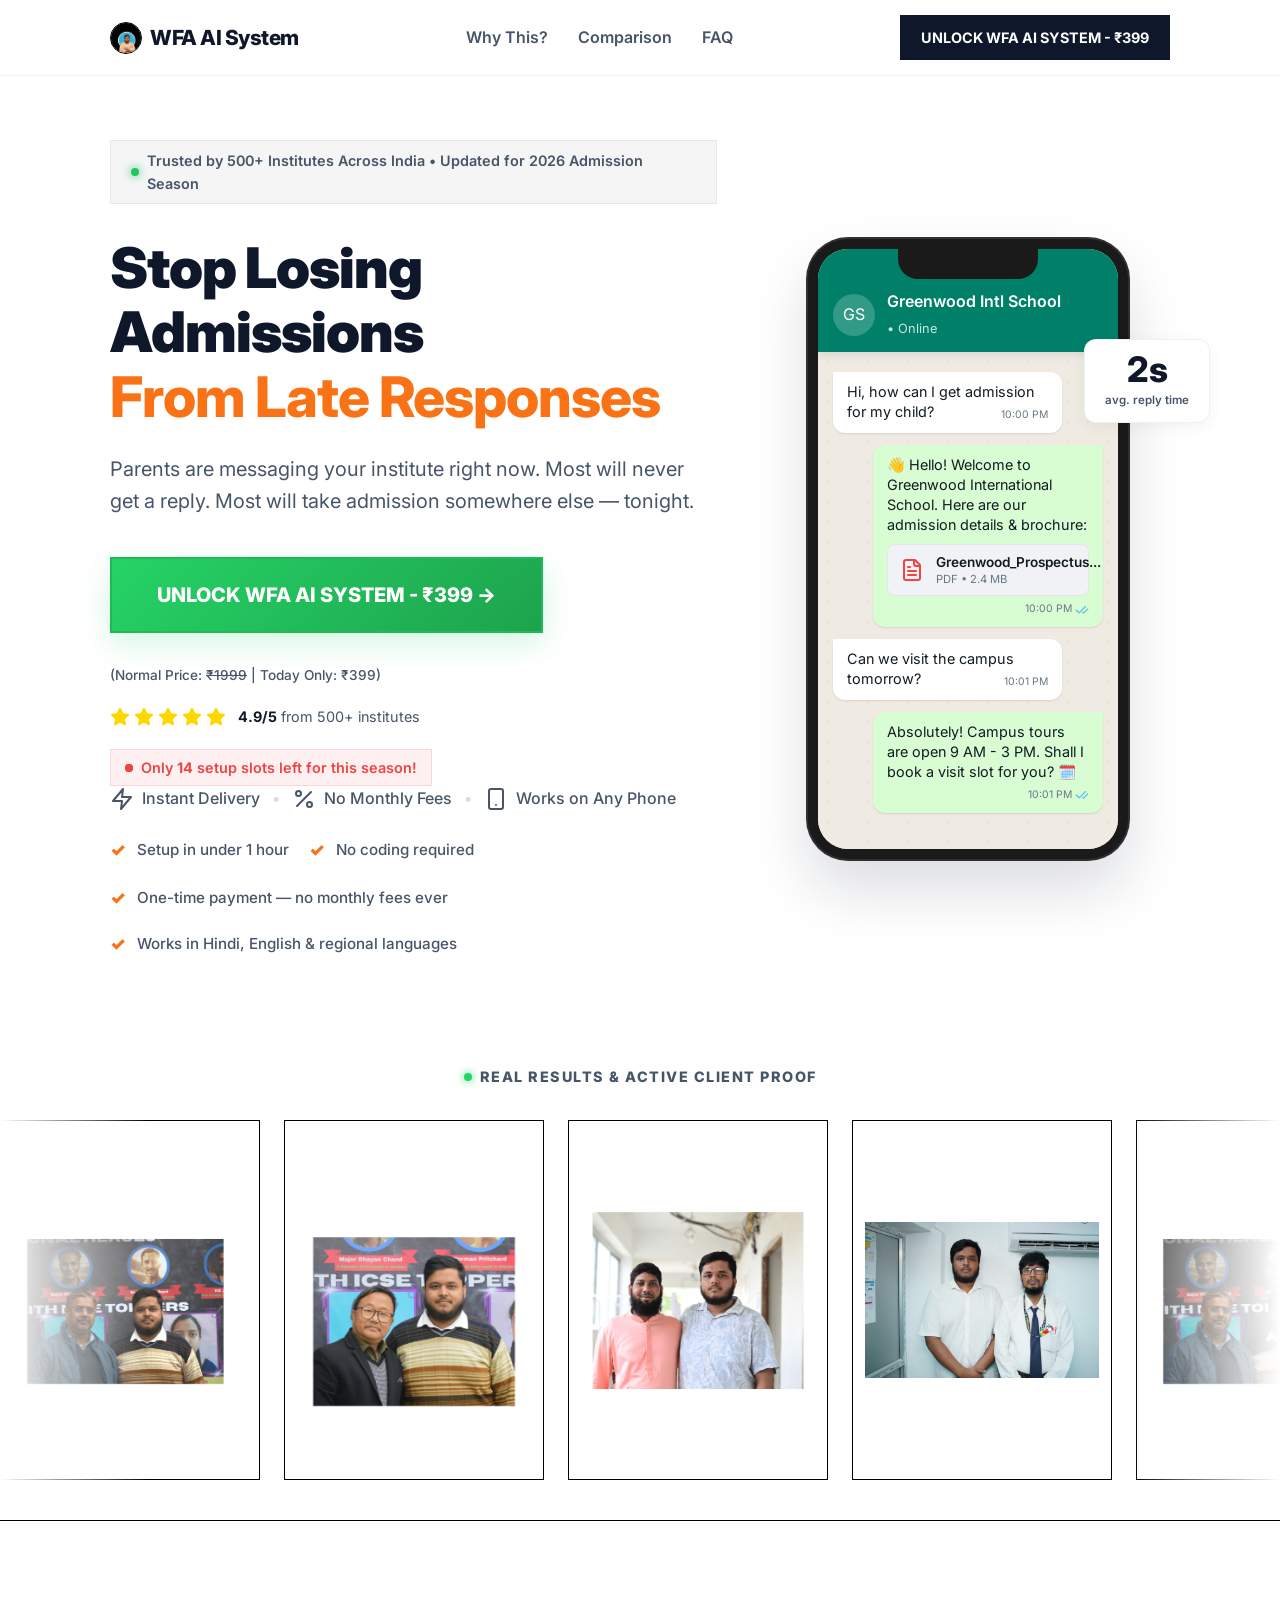
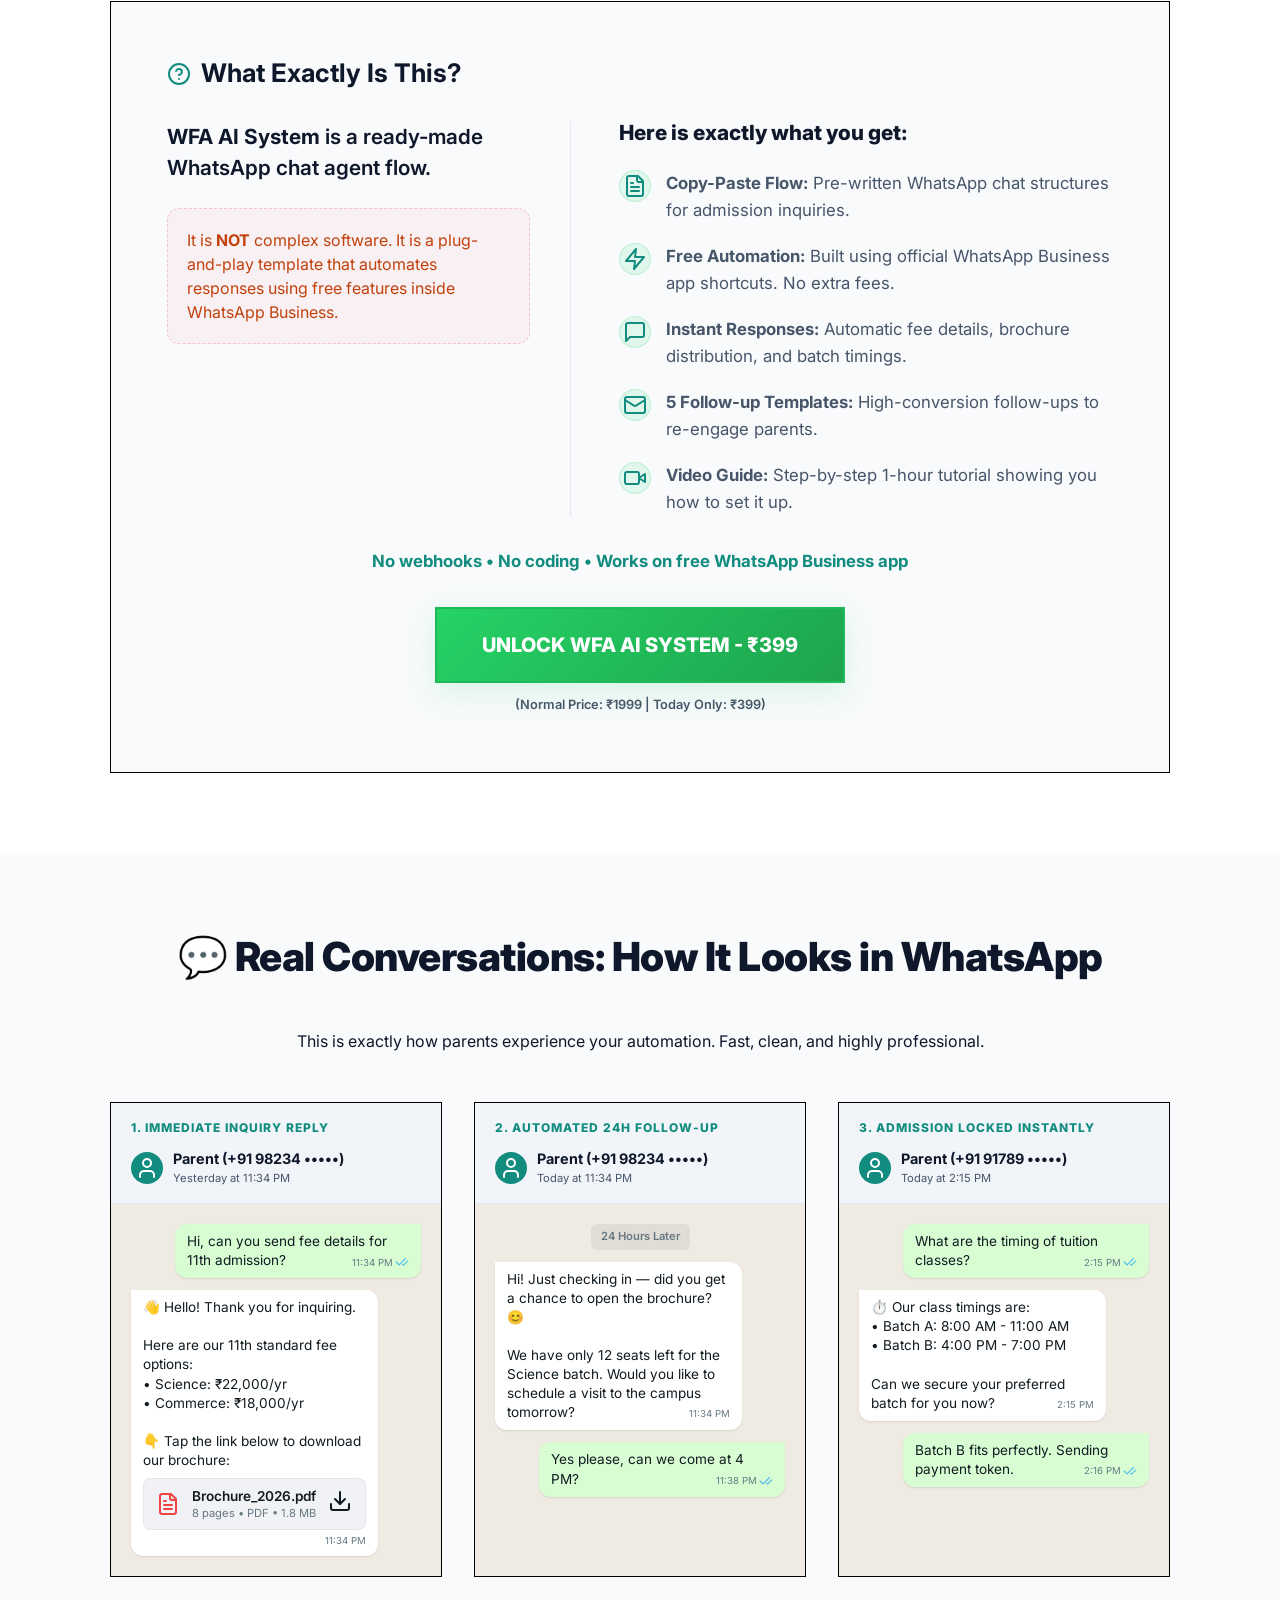
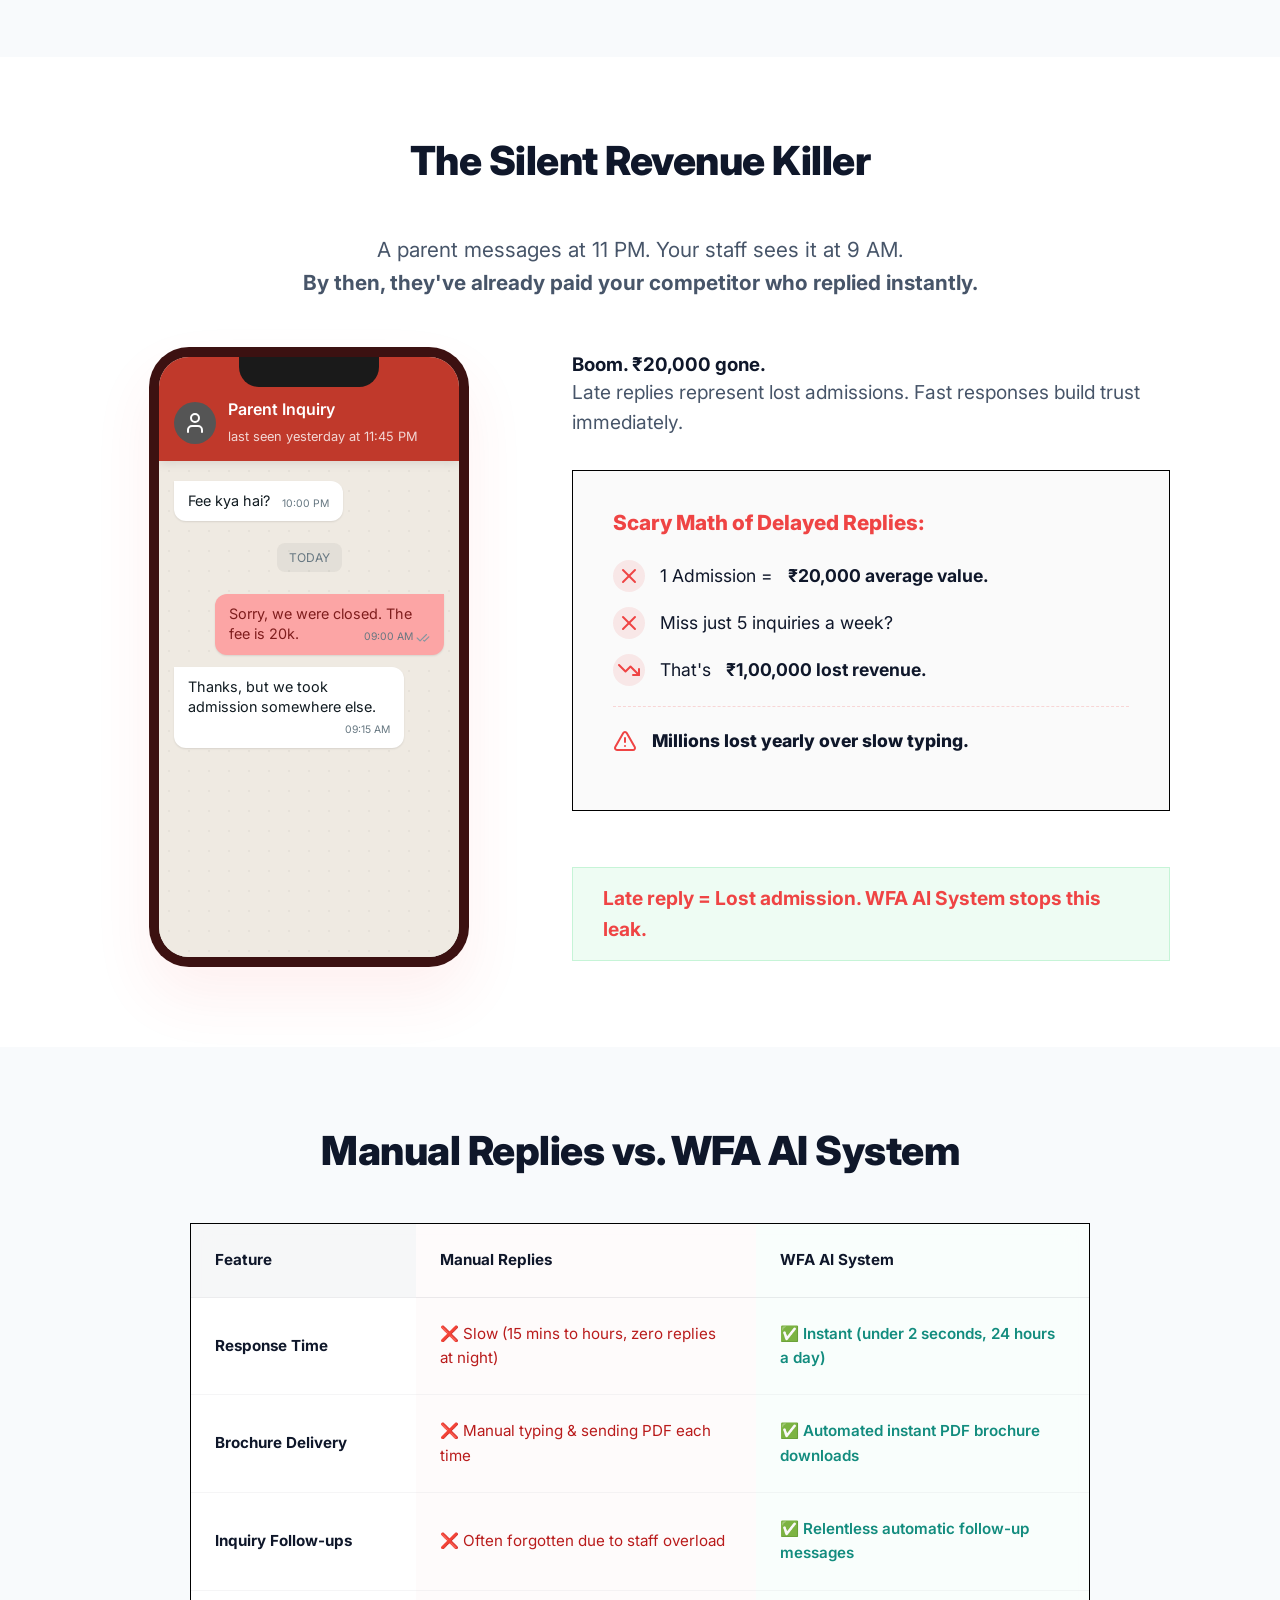
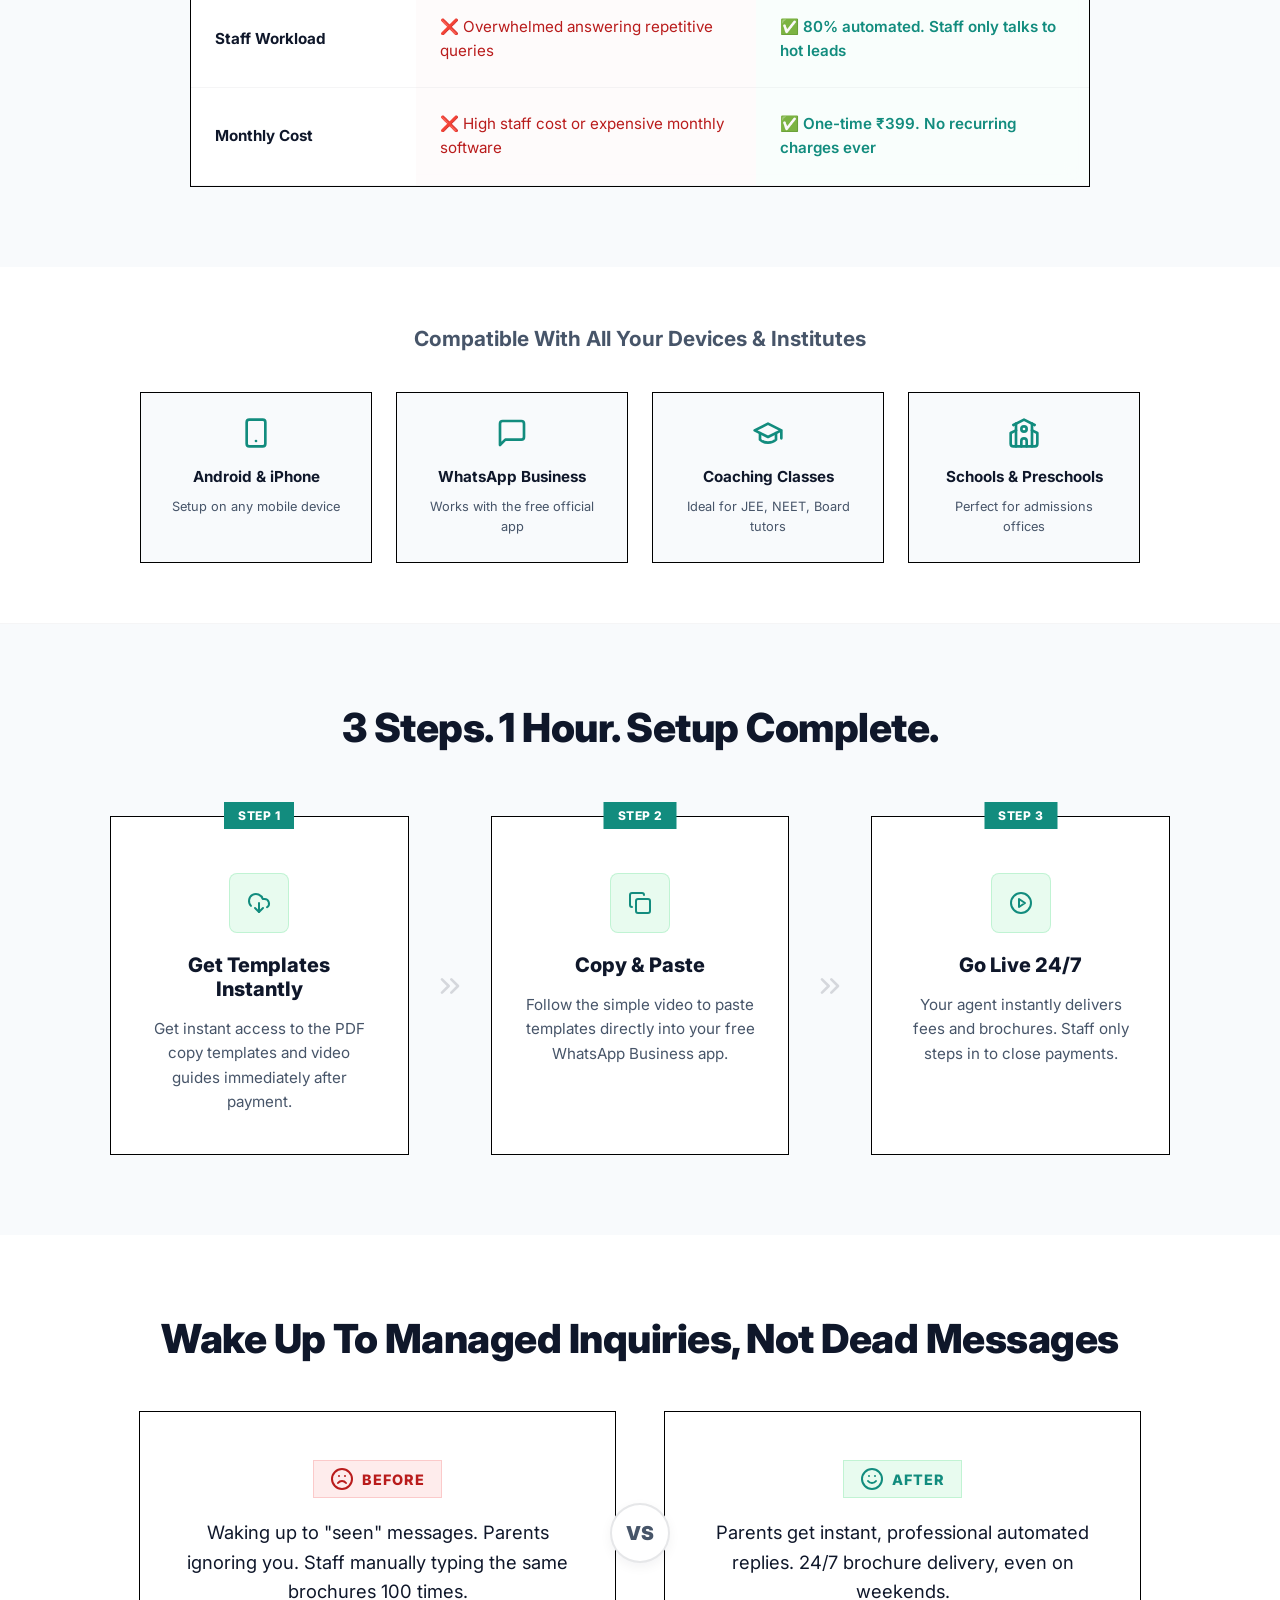
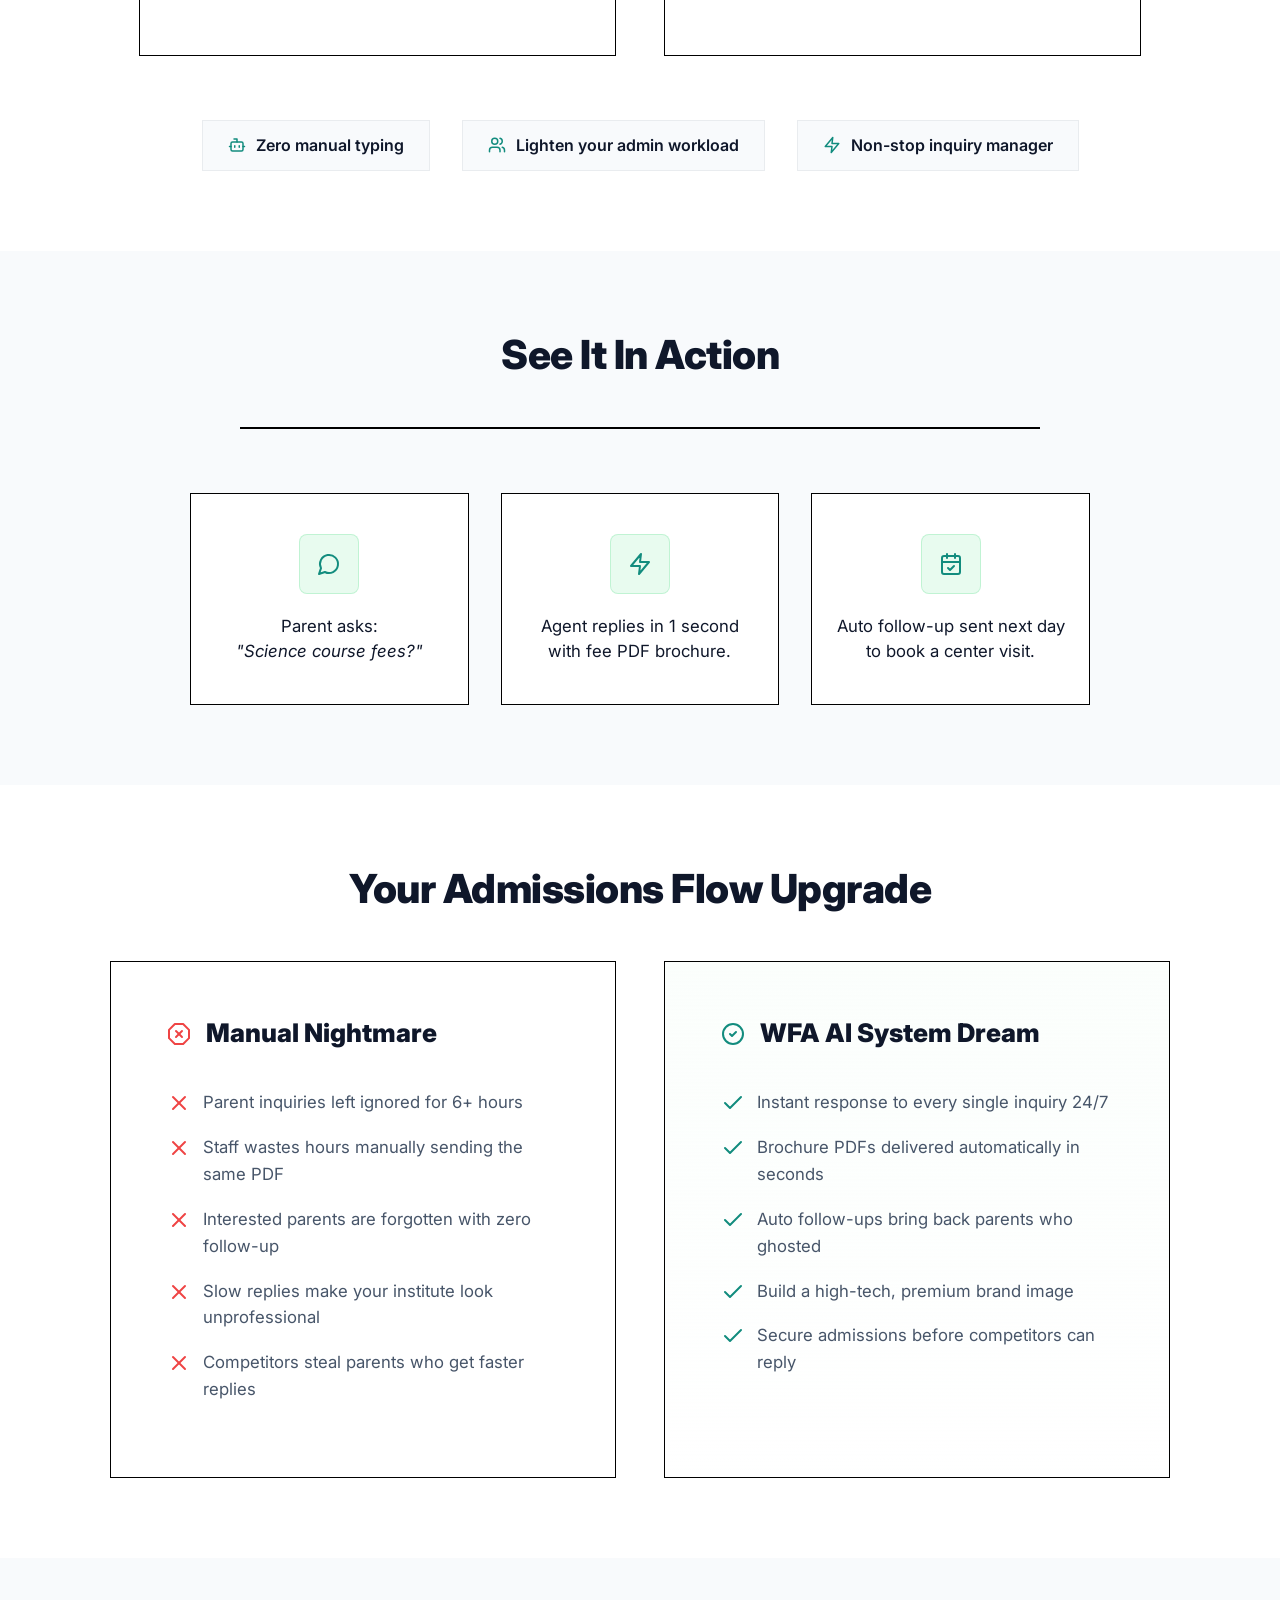
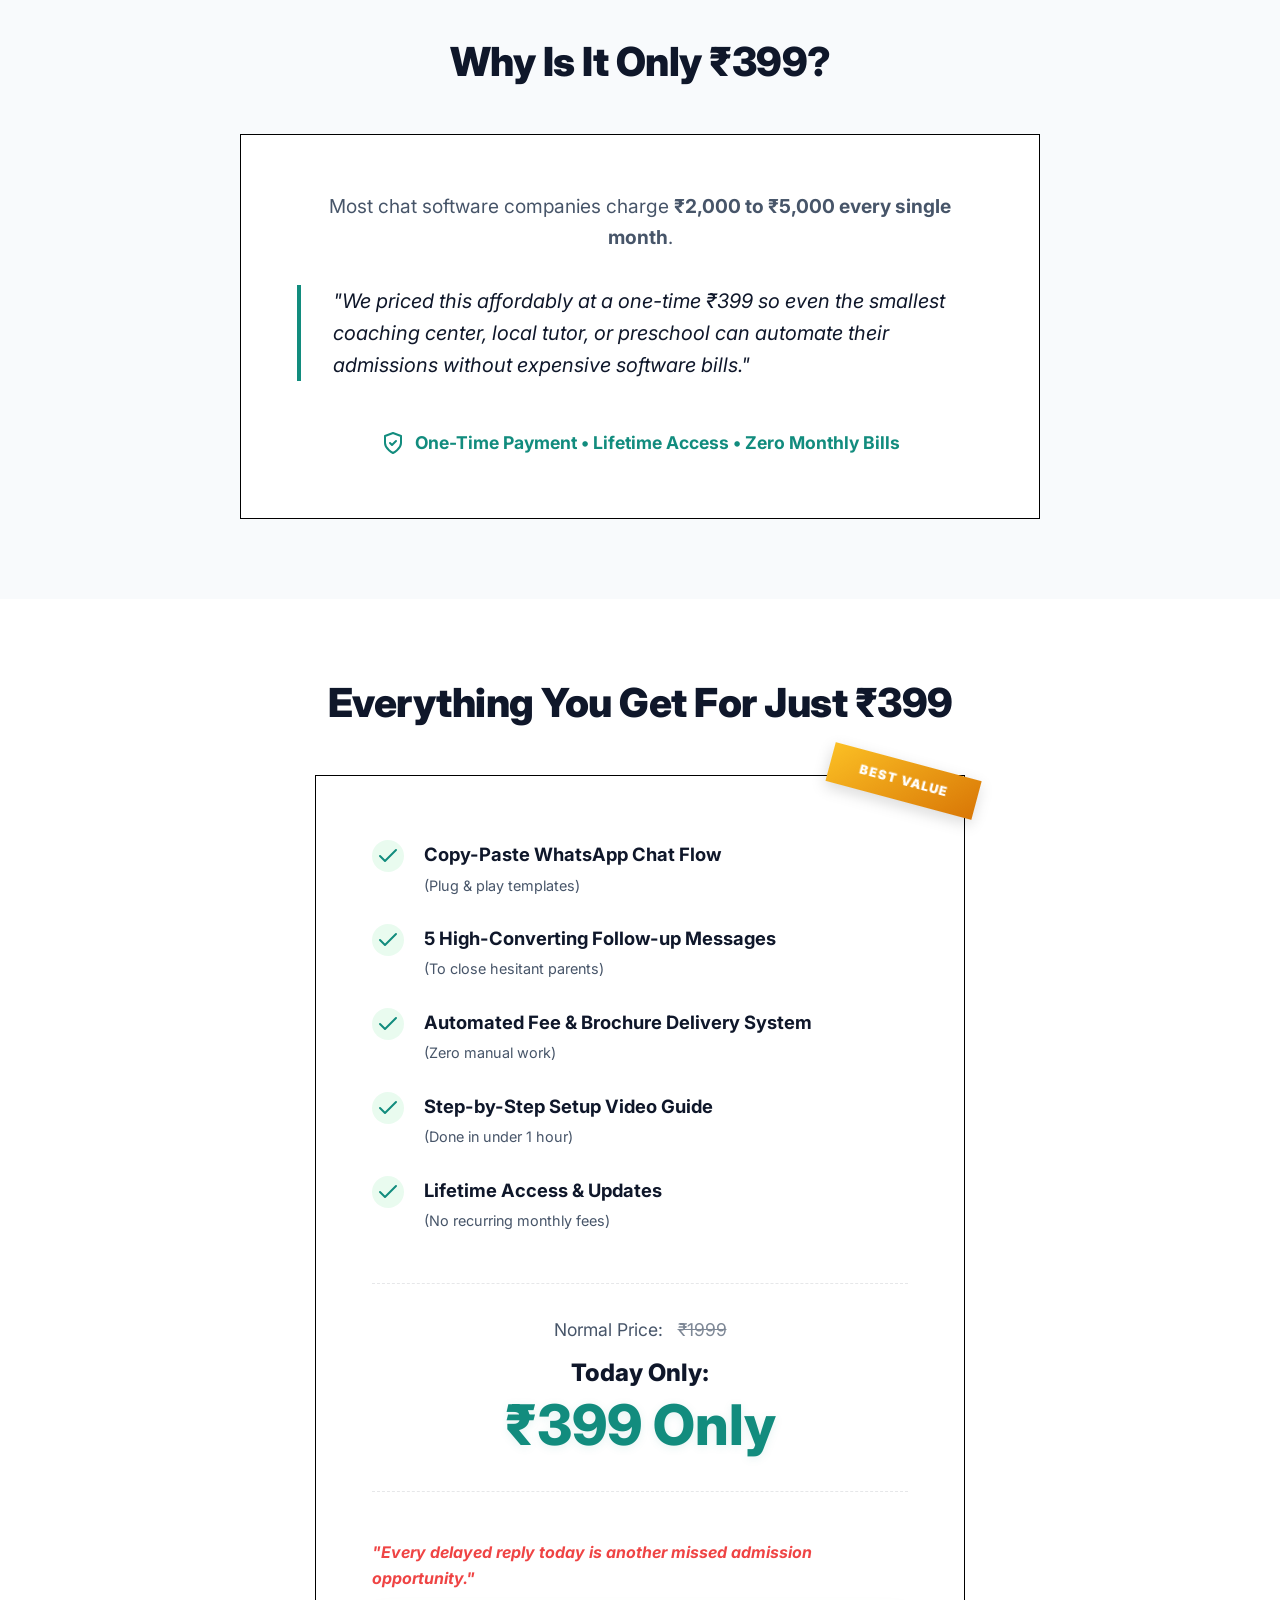
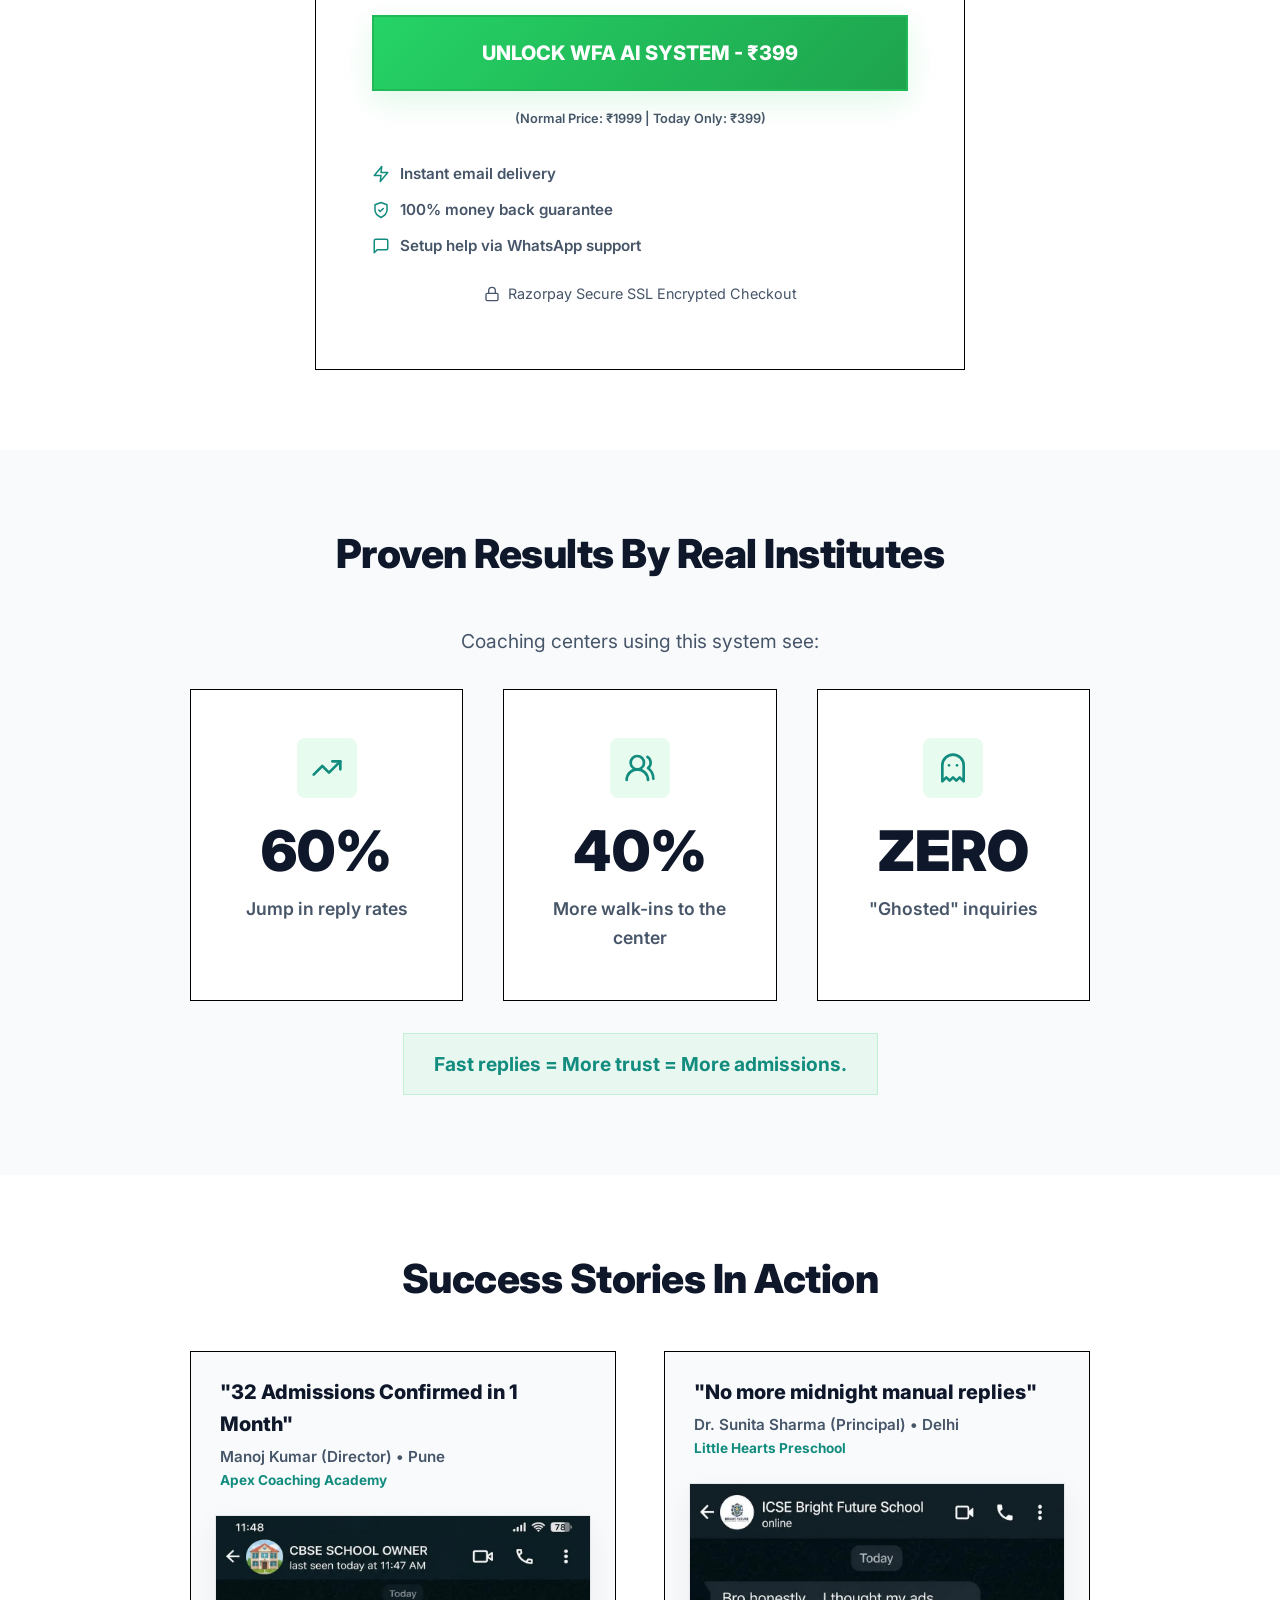
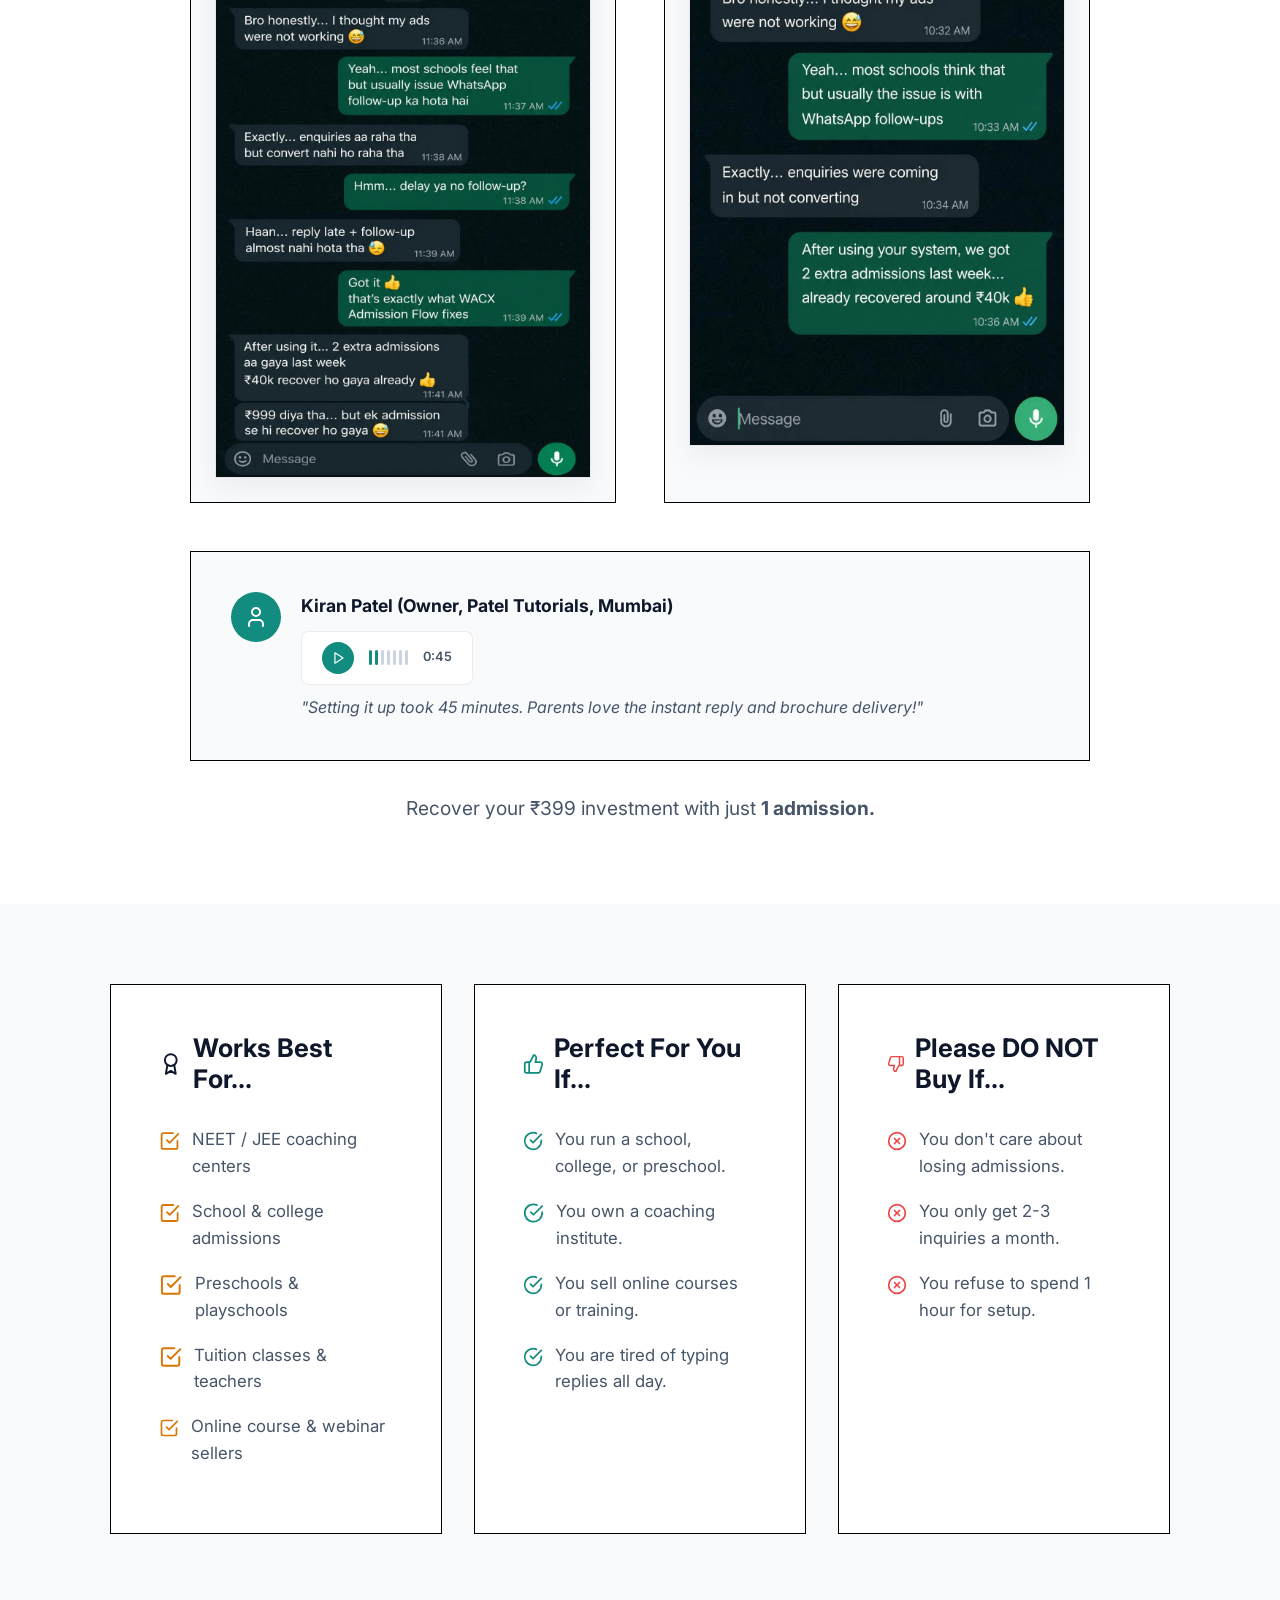
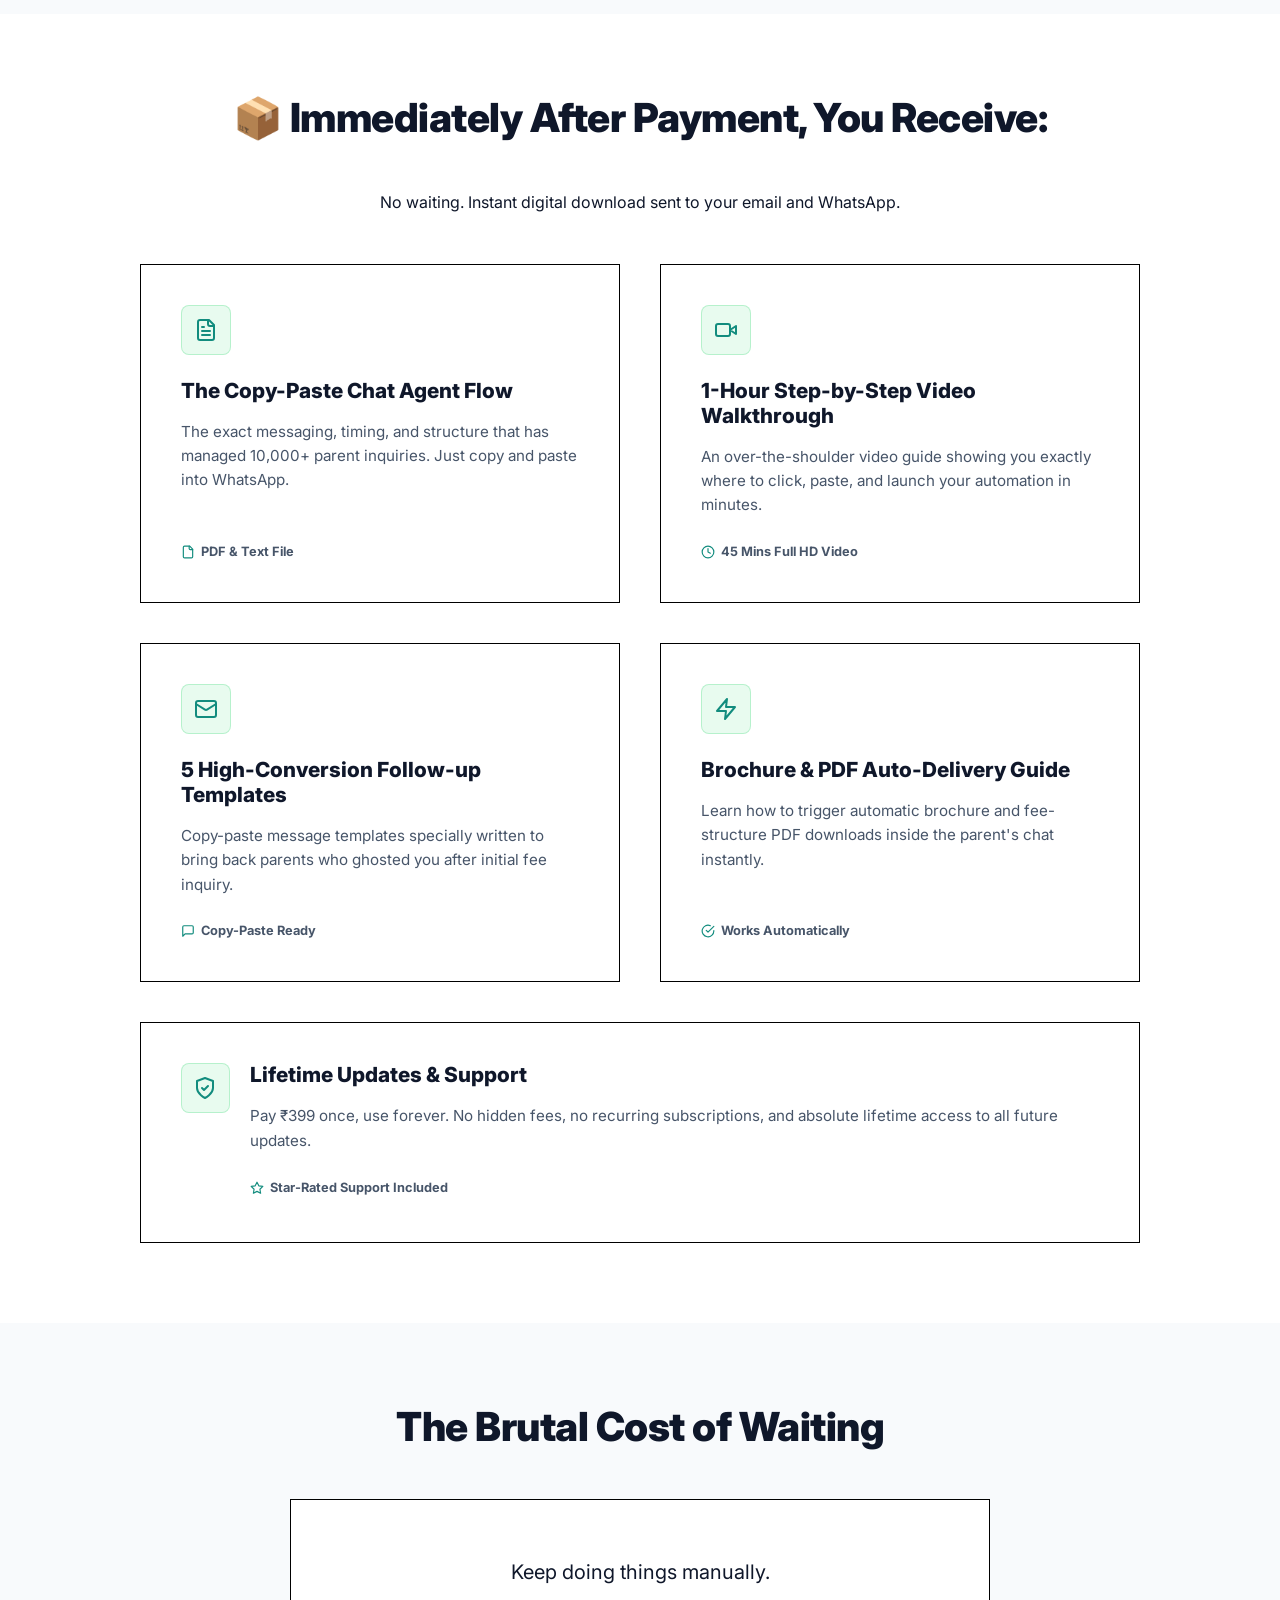
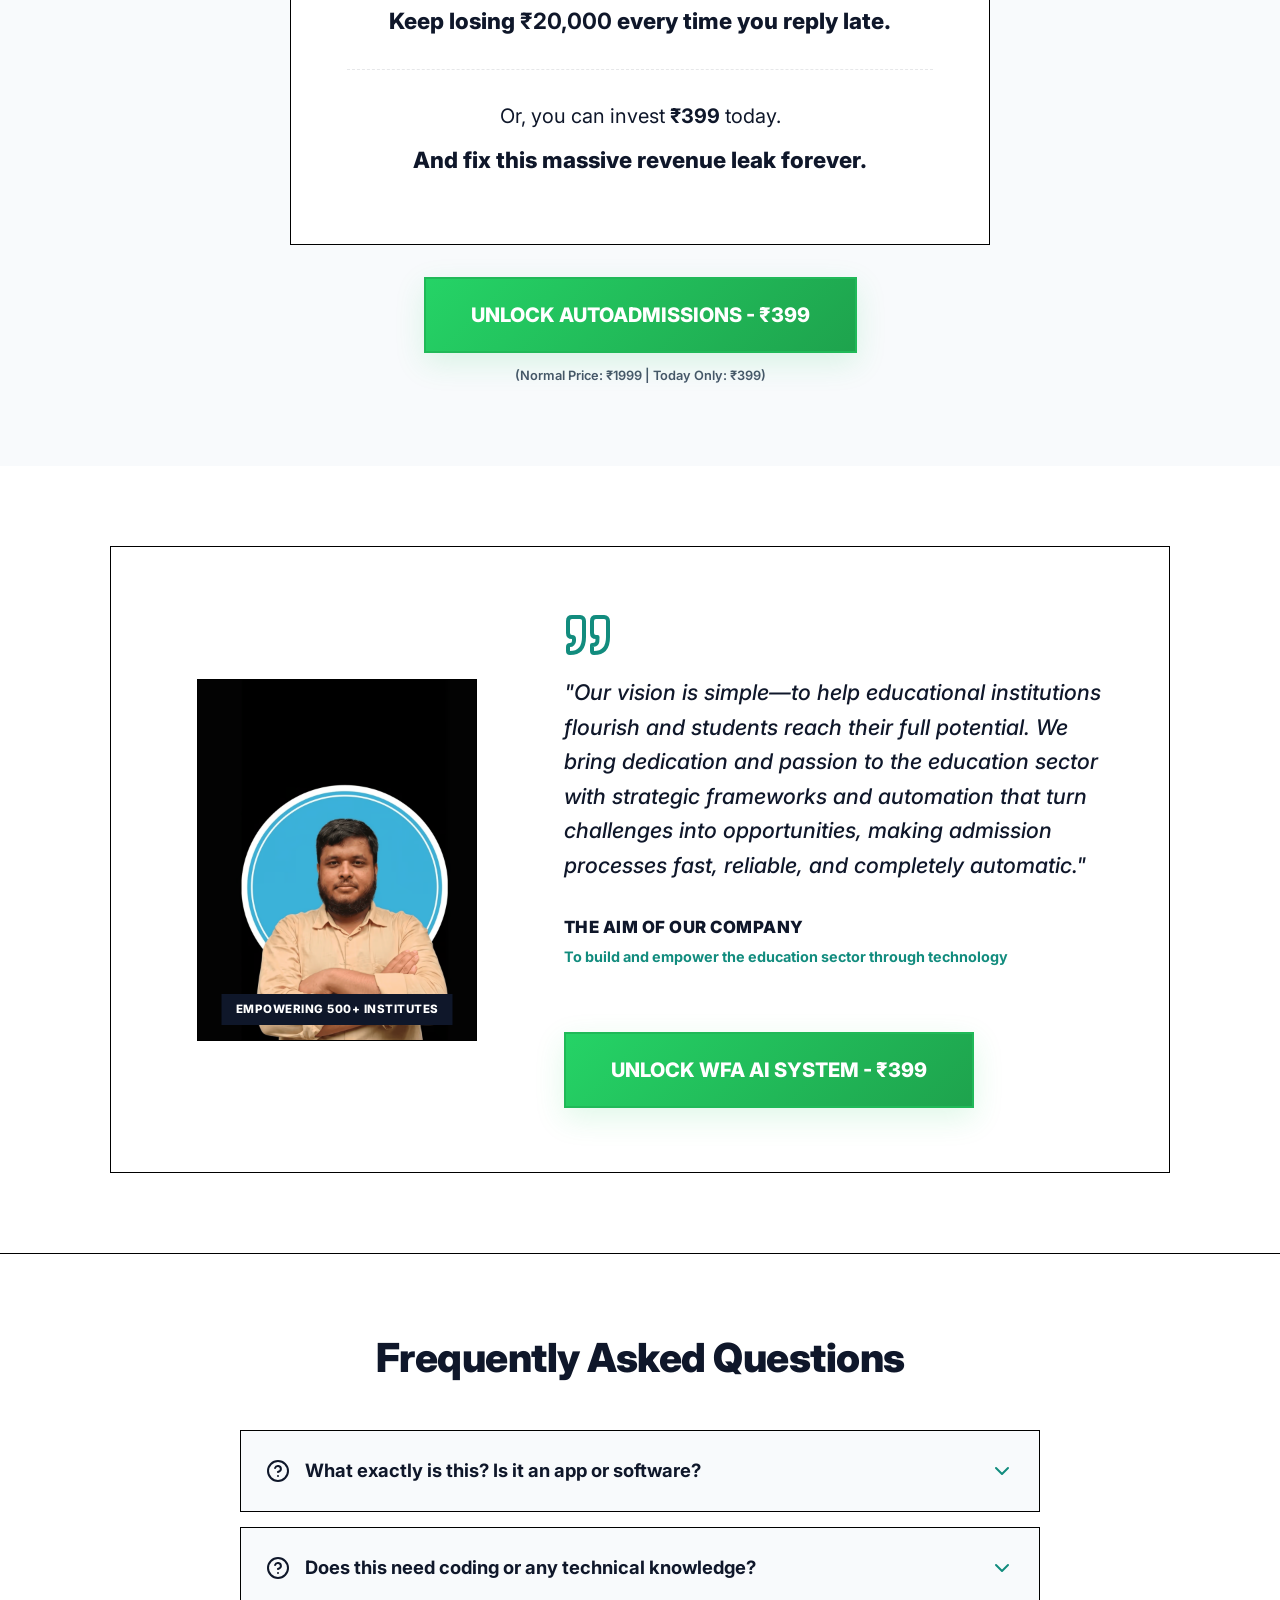
<file: index.html>
<!DOCTYPE html>
<html lang="en">
<head>
    <!-- Google Tag Manager -->
    <script>(function(w,d,s,l,i){w[l]=w[l]||[];w[l].push({'gtm.start':
    new Date().getTime(),event:'gtm.js'});var f=d.getElementsByTagName(s)[0],
    j=d.createElement(s),dl=l!='dataLayer'?'&l='+l:'';j.async=true;j.src=
    'https://www.googletagmanager.com/gtm.js?id='+i+dl;f.parentNode.insertBefore(j,f);
    })(window,document,'script','dataLayer','GTM-NSDD3T74');</script>
    <!-- End Google Tag Manager -->
    <meta charset="UTF-8">
    <meta name="viewport" content="width=device-width, initial-scale=1.0">
    <title>WhatsApp Admission Automation | WFA AI System</title>
    <meta name="description" content="Stop losing admissions from late replies. Automatically reply to parent inquiries, send brochures, and follow up 24/7 using WhatsApp Business.">
    <link rel="stylesheet" href="styles-v1.css">
    <script src="js/lucide.min.js" defer></script>
</head>
<body>
    <!-- Google Tag Manager (noscript) -->
    <noscript><iframe src="https://www.googletagmanager.com/ns.html?id=GTM-NSDD3T74"
    height="0" width="0" style="display:none;visibility:hidden"></iframe></noscript>
    <!-- End Google Tag Manager (noscript) -->
    <!-- STICKY NAVIGATION -->
    <nav class="sticky-nav">
        <div class="container nav-container">
            <div class="nav-logo">
                <img src="Tasikul-_1_.avif" alt="WFA AI System Logo" class="nav-brand-img">
                <span class="nav-text">WFA AI System</span>
            </div>
            <div class="nav-links hidden-mobile">
                <a href="#why">Why This?</a>
                <a href="#comparison">Comparison</a>
                <a href="#faq">FAQ</a>
            </div>
            <a href="#buy" class="nav-cta">UNLOCK WFA AI SYSTEM - ₹399</a>
        </div>
    </nav>

    <!-- 1. HERO SECTION -->
    <header class="hero">
        <div class="container">
            <div class="hero-split">
                <div class="hero-text text-left">
                    <div class="badge">
                        <span class="badge-dot"></span> Trusted by 500+ Institutes Across India • Updated for 2026 Admission Season
                    </div>
                    <h1>Stop Losing Admissions <br><span class="highlight">From Late Responses</span></h1>
                    <p class="subheadline">Parents are messaging your institute right now. Most will never get a reply. Most will take admission somewhere else — tonight.</p>
                    <div class="hero-ctas">
                        <a href="#buy" class="cta-button primary pulse">UNLOCK WFA AI SYSTEM - ₹399 &rarr;</a>
                    </div>
                    <p class="cta-sub-price" style="text-align: left; margin-top: 8px; font-size: 0.85rem; font-weight: 500; color: var(--text-muted);">(Normal Price: <del>₹1999</del> | Today Only: ₹399)</p>
                    <div class="hero-rating-badge">
                        <span class="rating-stars">
                            <svg xmlns="http://www.w3.org/2000/svg" width="20" height="20" viewBox="0 0 24 24" fill="#FFD700" stroke="#FFD700" stroke-width="2" stroke-linecap="round" stroke-linejoin="round" style="margin-right:2px"><polygon points="12 2 15.09 8.26 22 9.27 17 14.14 18.18 21.02 12 17.77 5.82 21.02 7 14.14 2 9.27 8.91 8.26 12 2"></polygon></svg>
                            <svg xmlns="http://www.w3.org/2000/svg" width="20" height="20" viewBox="0 0 24 24" fill="#FFD700" stroke="#FFD700" stroke-width="2" stroke-linecap="round" stroke-linejoin="round" style="margin-right:2px"><polygon points="12 2 15.09 8.26 22 9.27 17 14.14 18.18 21.02 12 17.77 5.82 21.02 7 14.14 2 9.27 8.91 8.26 12 2"></polygon></svg>
                            <svg xmlns="http://www.w3.org/2000/svg" width="20" height="20" viewBox="0 0 24 24" fill="#FFD700" stroke="#FFD700" stroke-width="2" stroke-linecap="round" stroke-linejoin="round" style="margin-right:2px"><polygon points="12 2 15.09 8.26 22 9.27 17 14.14 18.18 21.02 12 17.77 5.82 21.02 7 14.14 2 9.27 8.91 8.26 12 2"></polygon></svg>
                            <svg xmlns="http://www.w3.org/2000/svg" width="20" height="20" viewBox="0 0 24 24" fill="#FFD700" stroke="#FFD700" stroke-width="2" stroke-linecap="round" stroke-linejoin="round" style="margin-right:2px"><polygon points="12 2 15.09 8.26 22 9.27 17 14.14 18.18 21.02 12 17.77 5.82 21.02 7 14.14 2 9.27 8.91 8.26 12 2"></polygon></svg>
                            <svg xmlns="http://www.w3.org/2000/svg" width="20" height="20" viewBox="0 0 24 24" fill="#FFD700" stroke="#FFD700" stroke-width="2" stroke-linecap="round" stroke-linejoin="round" style="margin-right:2px"><polygon points="12 2 15.09 8.26 22 9.27 17 14.14 18.18 21.02 12 17.77 5.82 21.02 7 14.14 2 9.27 8.91 8.26 12 2"></polygon></svg>
                        </span>
                        <span class="rating-text"><strong>4.9/5</strong> from 500+ institutes</span>
                    </div>
                    <div class="hero-fomo-status">
                        <span class="status-pulse-dot"></span>
                        <span>Only <strong id="fomo-slots">14</strong> setup slots left for this season!</span>
                    </div>
                    <div class="hero-features-row">
                        <span><i data-lucide="zap"></i> Instant Delivery</span>
                        <span class="divider">•</span>
                        <span><i data-lucide="percent"></i> No Monthly Fees</span>
                        <span class="divider">•</span>
                        <span><i data-lucide="smartphone"></i> Works on Any Phone</span>
                    </div>
                    <div class="hero-checklist">
                        <div class="checklist-line">
                            <span>Setup in under 1 hour</span>
                            <span>No coding required</span>
                            <span>One-time payment — no monthly fees ever</span>
                        </div>
                        <div class="checklist-line" style="margin-top: 8px;">
                            <span>Works in Hindi, English & regional languages</span>
                        </div>
                    </div>
                </div>
                
                <div class="hero-visual">
                    <div class="glow-bg"></div>
                    <div class="reply-time-badge">
                        <span class="badge-value">2s</span>
                        <span class="badge-label">avg. reply time</span>
                    </div>
                    <div class="css-phone">
                        <div class="phone-notch"></div>
                        <div class="phone-screen">
                            <div class="wa-header">
                                <div class="wa-avatar">GS</div>
                                <div class="wa-info">
                                    <strong>Greenwood Intl School</strong>
                                    <span>• Online</span>
                                </div>
                            </div>
                            <div class="wa-chat">
                                <div class="wa-msg received">Hi, how can I get admission for my child? <span class="wa-time">10:00 PM</span></div>
                                <div class="wa-msg sent">👋 Hello! Welcome to Greenwood International School. Here are our admission details & brochure:
                                    <div class="wa-pdf-card">
                                        <div class="pdf-icon-box"><i data-lucide="file-text" class="pdf-red-icon"></i></div>
                                        <div class="pdf-details">
                                            <span class="pdf-name">Greenwood_Prospectus...</span>
                                            <span class="pdf-meta">PDF • 2.4 MB</span>
                                        </div>
                                    </div>
                                    <span class="wa-time">10:00 PM <i data-lucide="check-check" class="wa-ticks"></i></span>
                                </div>
                                <div class="wa-msg received">Can we visit the campus tomorrow? <span class="wa-time">10:01 PM</span></div>
                                <div class="wa-msg sent">Absolutely! Campus tours are open 9 AM - 3 PM. Shall I book a visit slot for you? 🗓️<span class="wa-time">10:01 PM <i data-lucide="check-check" class="wa-ticks"></i></span></div>
                            </div>
                        </div>
                    </div>
                </div>
            </div>
        </div>
    </header>

    <!-- CLIENT PROOF MARQUEE SECTION -->
    <section class="client-marquee-section">
        <div class="marquee-title-wrapper">
            <span class="marquee-dot"></span>
            <h3>Real Results & Active Client Proof</h3>
        </div>
        <div class="marquee-container">
            <div class="marquee-track">
                <!-- Set 1 -->
                <div class="marquee-card"><img src="14.avif" alt="Client Admission Proof 1"></div>
                <div class="marquee-card"><img src="15.avif" alt="Client Admission Proof 2"></div>
                <div class="marquee-card"><img src="16.avif" alt="Client Admission Proof 3"></div>
                <div class="marquee-card"><img src="DSC08198.avif" alt="Client Admission Proof 4"></div>
                <!-- Set 2 (Duplicate for infinite seamless loop) -->
                <div class="marquee-card"><img src="14.avif" alt="Client Admission Proof 1"></div>
                <div class="marquee-card"><img src="15.avif" alt="Client Admission Proof 2"></div>
                <div class="marquee-card"><img src="16.avif" alt="Client Admission Proof 3"></div>
                <div class="marquee-card"><img src="DSC08198.avif" alt="Client Admission Proof 4"></div>
                <!-- Set 3 (Extra buffer for wide screens) -->
                <div class="marquee-card"><img src="14.avif" alt="Client Admission Proof 1"></div>
                <div class="marquee-card"><img src="15.avif" alt="Client Admission Proof 2"></div>
                <div class="marquee-card"><img src="16.avif" alt="Client Admission Proof 3"></div>
                <div class="marquee-card"><img src="DSC08198.avif" alt="Client Admission Proof 4"></div>
            </div>
        </div>
    </section>

    <!-- WHAT EXACTLY IS THIS? -->
    <section class="what-is-this" id="what-is-this">
        <div class="container">
            <div class="what-is-this-card glass-panel scroll-anim">
                <h2 class="section-title-sm"><i data-lucide="help-circle" class="icon-green"></i> What Exactly Is This?</h2>
                <div class="what-is-this-grid">
                    <div class="what-is-this-intro">
                        <p class="lead-intro"><strong>WFA AI System</strong> is a ready-made WhatsApp chat agent flow.</p>
                        <p class="warning-alert">It is <strong>NOT</strong> complex software. It is a plug-and-play template that automates responses using free features inside WhatsApp Business.</p>
                    </div>
                    <div class="what-is-this-content">
                        <h3>Here is exactly what you get:</h3>
                        <ul class="what-is-this-list">
                            <li>
                                <div class="list-icon"><i data-lucide="file-text"></i></div>
                                <span><strong>Copy-Paste Flow:</strong> Pre-written WhatsApp chat structures for admission inquiries.</span>
                            </li>
                            <li>
                                <div class="list-icon"><i data-lucide="zap"></i></div>
                                <span><strong>Free Automation:</strong> Built using official WhatsApp Business app shortcuts. No extra fees.</span>
                            </li>
                            <li>
                                <div class="list-icon"><i data-lucide="message-square"></i></div>
                                <span><strong>Instant Responses:</strong> Automatic fee details, brochure distribution, and batch timings.</span>
                            </li>
                            <li>
                                <div class="list-icon"><i data-lucide="mail"></i></div>
                                <span><strong>5 Follow-up Templates:</strong> High-conversion follow-ups to re-engage parents.</span>
                            </li>
                            <li>
                                <div class="list-icon"><i data-lucide="video"></i></div>
                                <span><strong>Video Guide:</strong> Step-by-step 1-hour tutorial showing you how to set it up.</span>
                            </li>
                        </ul>
                    </div>
                </div>
                <div class="what-is-this-footer text-center">
                    <p class="footnote-highlight">No webhooks • No coding • Works on free WhatsApp Business app</p>
                    <a href="#buy" class="cta-button primary pulse mt-4" style="max-width: 450px; display: inline-block;">UNLOCK WFA AI SYSTEM - ₹399</a>
                    <p class="cta-sub-price">(Normal Price: ₹1999 | Today Only: ₹399)</p>
                </div>
            </div>
        </div>
    </section>

    <!-- REAL CHAT PROOF -->
    <section class="chat-proof-section">
        <div class="container scroll-anim">
            <h2 class="section-title text-center">💬 Real Conversations: How It Looks in WhatsApp</h2>
            <p class="section-subtitle text-center">This is exactly how parents experience your automation. Fast, clean, and highly professional.</p>
            
            <div class="chat-proof-grid">
                <!-- Screenshot 1: Parent Inquiry -> Agent Reply -->
                <div class="chat-proof-card glass-panel">
                    <div class="chat-proof-header">
                        <span class="proof-tag">1. Immediate Inquiry Reply</span>
                        <div class="wa-chat-header">
                            <div class="wa-chat-avatar"><i data-lucide="user"></i></div>
                            <div class="wa-chat-meta">
                                <strong>Parent (+91 98234 •••••)</strong>
                                <span>Yesterday at 11:34 PM</span>
                            </div>
                        </div>
                    </div>
                    <div class="wa-chat-body">
                        <div class="wa-chat-msg sent">Hi, can you send fee details for 11th admission? <span class="wa-chat-time">11:34 PM <i data-lucide="check-check" class="wa-ticks"></i></span></div>
                        <div class="wa-chat-msg received">
                            👋 Hello! Thank you for inquiring. <br><br>
                            Here are our 11th standard fee options:<br>
                            • Science: ₹22,000/yr<br>
                            • Commerce: ₹18,000/yr<br><br>
                            👇 Tap the link below to download our brochure:
                            <div class="wa-pdf-card">
                                <div class="pdf-icon-box"><i data-lucide="file-text" class="pdf-red-icon"></i></div>
                                <div class="pdf-details">
                                    <span class="pdf-name">Brochure_2026.pdf</span>
                                    <span class="pdf-meta">8 pages • PDF • 1.8 MB</span>
                                </div>
                                <div class="pdf-download-btn"><i data-lucide="download"></i></div>
                            </div>
                            <span class="wa-chat-time">11:34 PM</span>
                        </div>
                    </div>
                </div>

                <!-- Screenshot 2: Follow-up Message -->
                <div class="chat-proof-card glass-panel">
                    <div class="chat-proof-header">
                        <span class="proof-tag">2. Automated 24h Follow-Up</span>
                        <div class="wa-chat-header">
                            <div class="wa-chat-avatar"><i data-lucide="user"></i></div>
                            <div class="wa-chat-meta">
                                <strong>Parent (+91 98234 •••••)</strong>
                                <span>Today at 11:34 PM</span>
                            </div>
                        </div>
                    </div>
                    <div class="wa-chat-body">
                        <div class="wa-system-time">24 Hours Later</div>
                        <div class="wa-chat-msg received">
                            Hi! Just checking in — did you get a chance to open the brochure? 😊<br><br>
                            We have only 12 seats left for the Science batch. Would you like to schedule a visit to the campus tomorrow?
                            <span class="wa-chat-time">11:34 PM</span>
                        </div>
                        <div class="wa-chat-msg sent">Yes please, can we come at 4 PM? <span class="wa-chat-time">11:38 PM <i data-lucide="check-check" class="wa-ticks"></i></span></div>
                    </div>
                </div>

                <!-- Screenshot 3: Before/After Reply Timing -->
                <div class="chat-proof-card glass-panel">
                    <div class="chat-proof-header">
                        <span class="proof-tag">3. Admission Locked Instantly</span>
                        <div class="wa-chat-header">
                            <div class="wa-chat-avatar"><i data-lucide="user"></i></div>
                            <div class="wa-chat-meta">
                                <strong>Parent (+91 91789 •••••)</strong>
                                <span>Today at 2:15 PM</span>
                            </div>
                        </div>
                    </div>
                    <div class="wa-chat-body">
                        <div class="wa-chat-msg sent">What are the timing of tuition classes? <span class="wa-chat-time">2:15 PM <i data-lucide="check-check" class="wa-ticks"></i></span></div>
                        <div class="wa-chat-msg received">
                            ⏱️ Our class timings are:<br>
                            • Batch A: 8:00 AM - 11:00 AM<br>
                            • Batch B: 4:00 PM - 7:00 PM<br><br>
                            Can we secure your preferred batch for you now?
                            <span class="wa-chat-time">2:15 PM</span>
                        </div>
                        <div class="wa-chat-msg sent">Batch B fits perfectly. Sending payment token. <span class="wa-chat-time">2:16 PM <i data-lucide="check-check" class="wa-ticks"></i></span></div>
                    </div>
                </div>
            </div>
        </div>
    </section>

    <!-- 2. PAIN SECTION (WHY) -->
    <section class="pain-section" id="why">
        <div class="container">
            <h2 class="section-title text-center scroll-anim">The Silent Revenue Killer</h2>
            <div class="pain-hook scroll-anim text-center">
                <p>A parent messages at 11 PM. Your staff sees it at 9 AM. <br><strong>By then, they've already paid your competitor who replied instantly.</strong></p>
            </div>
            <div class="pain-grid">
                <div class="pain-visual scroll-anim delay-1">
                    <div class="css-phone nightmare-phone">
                        <div class="phone-notch"></div>
                        <div class="phone-screen">
                            <div class="wa-header">
                                <div class="wa-avatar" style="background:#555;"><i data-lucide="user" size="24"></i></div>
                                <div class="wa-info">
                                    <strong>Parent Inquiry</strong>
                                    <span>last seen yesterday at 11:45 PM</span>
                                </div>
                            </div>
                            <div class="wa-chat">
                                <div class="wa-msg received">Fee kya hai? <span class="wa-time">10:00 PM</span></div>
                                <div class="wa-date">Today</div>
                                <div class="wa-msg sent">Sorry, we were closed. The fee is 20k. <span class="wa-time">09:00 AM<i data-lucide="check-check" class="wa-ticks gray"></i></span></div>
                                <div class="wa-msg received">Thanks, but we took admission somewhere else. <span class="wa-time">09:15 AM</span></div>
                            </div>
                        </div>
                    </div>
                </div>
                <div class="pain-content scroll-anim delay-2">
                    <h3>Boom. ₹20,000 gone.</h3>
                    <p class="lead-text">Late replies represent lost admissions. Fast responses build trust immediately.</p>
                    <div class="math-box glass-panel">
                        <h4>Scary Math of Delayed Replies:</h4>
                        <ul>
                            <li><div class="icon-circle red"><i data-lucide="x"></i></div> 1 Admission = <strong>₹20,000 average value.</strong></li>
                            <li><div class="icon-circle red"><i data-lucide="x"></i></div> Miss just 5 inquiries a week?</li>
                            <li><div class="icon-circle red"><i data-lucide="trending-down"></i></div> That's <strong>₹1,00,000 lost revenue.</strong></li>
                            <li class="big-loss"><i data-lucide="alert-triangle" class="icon-red"></i> Millions lost yearly over slow typing.</li>
                        </ul>
                    </div>
                    <p class="pain-conclusion highlight-bg">Late reply = Lost admission. WFA AI System stops this leak.</p>
                </div>
            </div>
        </div>
    </section>

    <!-- NEW SECTION: COMPARISON TABLE -->
    <section class="comparison-section" id="comparison">
        <div class="container">
            <h2 class="section-title text-center scroll-anim">Manual Replies vs. WFA AI System</h2>
            <div class="comparison-table-wrapper glass-panel scroll-anim delay-1">
                <table class="comparison-table">
                    <thead>
                        <tr>
                            <th>Feature</th>
                            <th class="manual-col">Manual Replies</th>
                            <th class="auto-col">WFA AI System</th>
                        </tr>
                    </thead>
                    <tbody>
                        <tr>
                            <td class="table-feature">Response Time</td>
                            <td class="manual-cell">❌ Slow (15 mins to hours, zero replies at night)</td>
                            <td class="auto-cell">✅ Instant (under 2 seconds, 24 hours a day)</td>
                        </tr>
                        <tr>
                            <td class="table-feature">Brochure Delivery</td>
                            <td class="manual-cell">❌ Manual typing & sending PDF each time</td>
                            <td class="auto-cell">✅ Automated instant PDF brochure downloads</td>
                        </tr>
                        <tr>
                            <td class="table-feature">Inquiry Follow-ups</td>
                            <td class="manual-cell">❌ Often forgotten due to staff overload</td>
                            <td class="auto-cell">✅ Relentless automatic follow-up messages</td>
                        </tr>
                        <tr>
                            <td class="table-feature">Staff Workload</td>
                            <td class="manual-cell">❌ Overwhelmed answering repetitive queries</td>
                            <td class="auto-cell">✅ 80% automated. Staff only talks to hot leads</td>
                        </tr>
                        <tr>
                            <td class="table-feature">Monthly Cost</td>
                            <td class="manual-cell">❌ High staff cost or expensive monthly software</td>
                            <td class="auto-cell">✅ One-time ₹399. No recurring charges ever</td>
                        </tr>
                    </tbody>
                </table>
            </div>
        </div>
    </section>

    <!-- COMPATIBILITY "WORKS WITH" SECTION -->
    <section class="works-with-section scroll-anim">
        <div class="container text-center">
            <h3 class="compatibility-title">Compatible With All Your Devices & Institutes</h3>
            <div class="compatibility-grid">
                <div class="compatibility-card">
                    <i data-lucide="smartphone" class="icon-green"></i>
                    <strong>Android & iPhone</strong>
                    <span>Setup on any mobile device</span>
                </div>
                <div class="compatibility-card">
                    <i data-lucide="message-square" class="icon-green"></i>
                    <strong>WhatsApp Business</strong>
                    <span>Works with the free official app</span>
                </div>
                <div class="compatibility-card">
                    <i data-lucide="graduation-cap" class="icon-green"></i>
                    <strong>Coaching Classes</strong>
                    <span>Ideal for JEE, NEET, Board tutors</span>
                </div>
                <div class="compatibility-card">
                    <i data-lucide="school" class="icon-green"></i>
                    <strong>Schools & Preschools</strong>
                    <span>Perfect for admissions offices</span>
                </div>
            </div>
        </div>
    </section>

    <!-- NEW SECTION: HOW IT WORKS -->
    <section class="how-it-works-section" id="how-it-works">
        <div class="container text-center">
            <h2 class="section-title scroll-anim">3 Steps. 1 Hour. Setup Complete.</h2>
            <div class="how-it-works-visual scroll-anim delay-1">
                <div class="how-step glass-panel">
                    <div class="step-badge">Step 1</div>
                    <div class="step-icon-wrap"><i data-lucide="download-cloud"></i></div>
                    <h3>Get Templates Instantly</h3>
                    <p>Get instant access to the PDF copy templates and video guides immediately after payment.</p>
                </div>
                <div class="how-step-connector"><i data-lucide="chevrons-right"></i></div>
                <div class="how-step glass-panel">
                    <div class="step-badge">Step 2</div>
                    <div class="step-icon-wrap"><i data-lucide="copy"></i></div>
                    <h3>Copy & Paste</h3>
                    <p>Follow the simple video to paste templates directly into your free WhatsApp Business app.</p>
                </div>
                <div class="how-step-connector"><i data-lucide="chevrons-right"></i></div>
                <div class="how-step glass-panel">
                    <div class="step-badge">Step 3</div>
                    <div class="step-icon-wrap"><i data-lucide="play-circle"></i></div>
                    <h3>Go Live 24/7</h3>
                    <p>Your agent instantly delivers fees and brochures. Staff only steps in to close payments.</p>
                </div>
            </div>
        </div>
    </section>

    <!-- 3. SOLUTION SHIFT -->
    <section class="solution-shift">
        <div class="container text-center">
            <h2 class="section-title scroll-anim">Wake Up To Managed Inquiries, Not Dead Messages</h2>
            <div class="contrast-box scroll-anim delay-1">
                <div class="glass-panel before-box">
                    <div class="label-badge bad"><i data-lucide="frown"></i> BEFORE</div>
                    <p>Waking up to "seen" messages. Parents ignoring you. Staff manually typing the same brochures 100 times.</p>
                </div>
                <div class="vs-circle">VS</div>
                <div class="glass-panel after-box">
                    <div class="label-badge good"><i data-lucide="smile"></i> AFTER</div>
                    <p>Parents get instant, professional automated replies. 24/7 brochure delivery, even on weekends.</p>
                </div>
            </div>
            <div class="features-row scroll-anim delay-2">
                <div class="feature-item glass-pill"><i data-lucide="bot"></i> Zero manual typing</div>
                <div class="feature-item glass-pill"><i data-lucide="users"></i> Lighten your admin workload</div>
                <div class="feature-item glass-pill"><i data-lucide="zap"></i> Non-stop inquiry manager</div>
            </div>
        </div>
    </section>

    <!-- 4. DEMO SECTION -->
    <section class="demo-section">
        <div class="container">
            <h2 class="section-title text-center scroll-anim">See It In Action</h2>
            <div class="video-container scroll-anim delay-1">
                <div class="video-wrapper glass-panel" id="videoWrapper">
                    <div class="video-thumbnail-overlay" id="videoThumbnail">
                        <div class="play-btn-circle"><i data-lucide="play"></i></div>
                        <h3>Watch 60-Second WFA AI System Demo</h3>
                        <p>See exactly how parent inquiries get instantly replied to and followed up.</p>
                    </div>
                    <video id="demoVideo" src="schl.mp4" preload="none" controls muted loop playsinline style="display:none; width: 100%; max-height: 500px; object-fit: contain; background: #000; outline: none; border-radius: 20px;"></video>
                </div>
            </div>
            <div class="demo-steps scroll-anim delay-2">
                <div class="step glass-panel">
                    <div class="step-icon"><i data-lucide="message-circle"></i></div>
                    <p>Parent asks:<br><em>"Science course fees?"</em></p>
                </div>
                <div class="step glass-panel">
                    <div class="step-icon"><i data-lucide="zap"></i></div>
                    <p>Agent replies in 1 second with fee PDF brochure.</p>
                </div>
                <div class="step glass-panel">
                    <div class="step-icon"><i data-lucide="calendar-check"></i></div>
                    <p>Auto follow-up sent next day to book a center visit.</p>
                </div>
            </div>
        </div>
    </section>

    <!-- 5. BEFORE VS AFTER -->
    <section class="before-after-section">
        <div class="container">
            <h2 class="section-title text-center scroll-anim">Your Admissions Flow Upgrade</h2>
            <div class="comparison-grid">
                <div class="card bad-card glass-panel scroll-anim delay-1">
                    <div class="card-header">
                        <i data-lucide="x-octagon" class="icon-red" size="32"></i>
                        <h3>Manual Nightmare</h3>
                    </div>
                    <ul>
                        <li><i data-lucide="x"></i> Parent inquiries left ignored for 6+ hours</li>
                        <li><i data-lucide="x"></i> Staff wastes hours manually sending the same PDF</li>
                        <li><i data-lucide="x"></i> Interested parents are forgotten with zero follow-up</li>
                        <li><i data-lucide="x"></i> Slow replies make your institute look unprofessional</li>
                        <li><i data-lucide="x"></i> Competitors steal parents who get faster replies</li>
                    </ul>
                </div>
                <div class="card good-card glass-panel scroll-anim delay-2">
                    <div class="card-header">
                        <i data-lucide="check-circle-2" class="icon-green" size="32"></i>
                        <h3>WFA AI System Dream</h3>
                    </div>
                    <ul>
                        <li><i data-lucide="check"></i> Instant response to every single inquiry 24/7</li>
                        <li><i data-lucide="check"></i> Brochure PDFs delivered automatically in seconds</li>
                        <li><i data-lucide="check"></i> Auto follow-ups bring back parents who ghosted</li>
                        <li><i data-lucide="check"></i> Build a high-tech, premium brand image</li>
                        <li><i data-lucide="check"></i> Secure admissions before competitors can reply</li>
                    </ul>
                </div>
            </div>
        </div>
    </section>

    <!-- NEW SECTION: WHY ₹399? -->
    <section class="why-pricing-section scroll-anim" id="why-pricing">
        <div class="container text-center">
            <h2 class="section-title">Why Is It Only ₹399?</h2>
            <div class="pricing-explanation-card glass-panel">
                <p class="lead-text">Most chat software companies charge <strong>₹2,000 to ₹5,000 every single month</strong>.</p>
                <div class="quote-box">
                    <p>"We priced this affordably at a one-time ₹399 so even the smallest coaching center, local tutor, or preschool can automate their admissions without expensive software bills."</p>
                </div>
                <p class="pricing-badge"><i data-lucide="shield-check" class="icon-green"></i> One-Time Payment • Lifetime Access • Zero Monthly Bills</p>
            </div>
        </div>
    </section>

    <!-- 6. OFFER STACK -->
    <section class="offer-section" id="buy">
        <div class="container">
            <h2 class="section-title text-center scroll-anim">Everything You Get For Just ₹399</h2>
            <div class="offer-box glass-panel glowing-border scroll-anim delay-1">
                <div class="ribbon"><span>BEST VALUE</span></div>
                <ul class="offer-list">
                    <li><div class="icon-circle green"><i data-lucide="check"></i></div> <div><strong>Copy-Paste WhatsApp Chat Flow</strong> <br><span>(Plug & play templates)</span></div></li>
                    <li><div class="icon-circle green"><i data-lucide="check"></i></div> <div><strong>5 High-Converting Follow-up Messages</strong> <br><span>(To close hesitant parents)</span></div></li>
                    <li><div class="icon-circle green"><i data-lucide="check"></i></div> <div><strong>Automated Fee & Brochure Delivery System</strong> <br><span>(Zero manual work)</span></div></li>
                    <li><div class="icon-circle green"><i data-lucide="check"></i></div> <div><strong>Step-by-Step Setup Video Guide</strong> <br><span>(Done in under 1 hour)</span></div></li>
                    <li><div class="icon-circle green"><i data-lucide="check"></i></div> <div><strong>Lifetime Access & Updates</strong> <br><span>(No recurring monthly fees)</span></div></li>
                </ul>
                <div class="price-box">
                    <p class="total-value">Normal Price: <span class="strikethrough">₹1999</span></p>
                    <p class="final-price">Today Only: <span>₹399 Only</span></p>
                </div>
                
                <p class="urgency-warning-line">"Every delayed reply today is another missed admission opportunity."</p>
                <a href="#buy" class="cta-button primary full-width pulse">UNLOCK WFA AI SYSTEM - ₹399</a>
                <p class="cta-sub-price" style="text-align: center; margin-top: 10px;">(Normal Price: ₹1999 | Today Only: ₹399)</p>
                
                <!-- Trust checkout indicators -->
                <div class="checkout-trust-elements">
                    <div class="trust-badge-item"><i data-lucide="zap" class="icon-green"></i> Instant email delivery</div>
                    <div class="trust-badge-item"><i data-lucide="shield-check" class="icon-green"></i> 100% money back guarantee</div>
                    <div class="trust-badge-item"><i data-lucide="message-square" class="icon-green"></i> Setup help via WhatsApp support</div>
                </div>
                <p class="secure-checkout"><i data-lucide="lock"></i> Razorpay Secure SSL Encrypted Checkout</p>
            </div>
        </div>
    </section>

    <!-- 7. RESULTS SECTION -->
    <section class="results-section">
        <div class="container text-center">
            <h2 class="section-title scroll-anim">Proven Results By Real Institutes</h2>
            <p class="scroll-anim delay-1 mb-4 lead-text">Coaching centers using this system see:</p>
            <div class="stats-grid scroll-anim delay-2">
                <div class="stat-card glass-panel">
                    <div class="stat-icon"><i data-lucide="trending-up"></i></div>
                    <h3 class="stat-number">60%</h3>
                    <p>Jump in reply rates</p>
                </div>
                <div class="stat-card glass-panel">
                    <div class="stat-icon"><i data-lucide="users-2"></i></div>
                    <h3 class="stat-number">40%</h3>
                    <p>More walk-ins to the center</p>
                </div>
                <div class="stat-card glass-panel">
                    <div class="stat-icon"><i data-lucide="ghost"></i></div>
                    <h3 class="stat-number">ZERO</h3>
                    <p>"Ghosted" inquiries</p>
                </div>
            </div>
            <div class="mt-4 highlight-bg scroll-anim delay-3">
                <strong>Fast replies = More trust = More admissions.</strong>
            </div>
        </div>
    </section>

    <!-- TESTIMONIALS SECTION -->
    <section class="testimonials-section">
        <div class="container">
            <h2 class="section-title text-center scroll-anim">Success Stories In Action</h2>
            <div class="testimonials-grid scroll-anim delay-1">
                <div class="testimonial-card glass-panel">
                    <div class="card-glow"></div>
                    <div class="testimonial-info">
                        <strong>"32 Admissions Confirmed in 1 Month"</strong>
                        <span class="testimonial-author">Manoj Kumar (Director) • Pune</span>
                        <span class="testimonial-institute">Apex Coaching Academy</span>
                    </div>
                    <img src="testi1.webp" alt="WhatsApp Testimonial showing Manoj Kumar's review" class="testimonial-img" width="1024" height="1536" loading="lazy">
                </div>
                <div class="testimonial-card glass-panel">
                    <div class="card-glow"></div>
                    <div class="testimonial-info">
                        <strong>"No more midnight manual replies"</strong>
                        <span class="testimonial-author">Dr. Sunita Sharma (Principal) • Delhi</span>
                        <span class="testimonial-institute">Little Hearts Preschool</span>
                    </div>
                    <img src="testimoni.webp" alt="WhatsApp Testimonial showing Dr. Sunita Sharma's review" class="testimonial-img" width="1024" height="1536" loading="lazy">
                </div>
            </div>
            
            <!-- Voice Note Testimonial Mockup -->
            <div class="voice-testimonials scroll-anim mt-4">
                <div class="voice-card glass-panel">
                    <div class="voice-avatar"><i data-lucide="user"></i></div>
                    <div class="voice-content">
                        <strong>Kiran Patel (Owner, Patel Tutorials, Mumbai)</strong>
                        <div class="wa-voice-message">
                            <button class="voice-play-btn"><i data-lucide="play"></i></button>
                            <div class="voice-waveform">
                                <span class="wave-bar active"></span>
                                <span class="wave-bar active"></span>
                                <span class="wave-bar"></span>
                                <span class="wave-bar"></span>
                                <span class="wave-bar"></span>
                                <span class="wave-bar"></span>
                                <span class="wave-bar"></span>
                            </div>
                            <span class="voice-duration">0:45</span>
                        </div>
                        <p class="voice-translation">"Setting it up took 45 minutes. Parents love the instant reply and brochure delivery!"</p>
                    </div>
                </div>
            </div>
            
            <p class="text-center mt-4 lead-text scroll-anim delay-2">Recover your ₹399 investment with just <strong>1 admission.</strong></p>
        </div>
    </section>

    <!-- 8. & 9. WHO IS THIS FOR -->
    <section class="audience-section" id="who">
        <div class="container">
            <div class="audience-grid">
                <div class="works-best-for glass-panel scroll-anim delay-1">
                    <h2 class="section-title-sm"><i data-lucide="award" class="icon-amber"></i> Works Best For...</h2>
                    <ul>
                        <li><i data-lucide="check-square"></i> NEET / JEE coaching centers</li>
                        <li><i data-lucide="check-square"></i> School & college admissions</li>
                        <li><i data-lucide="check-square"></i> Preschools & playschools</li>
                        <li><i data-lucide="check-square"></i> Tuition classes & teachers</li>
                        <li><i data-lucide="check-square"></i> Online course & webinar sellers</li>
                    </ul>
                </div>
                <div class="for-who glass-panel scroll-anim delay-1">
                    <h2 class="section-title-sm"><i data-lucide="thumbs-up" class="icon-green"></i> Perfect For You If...</h2>
                    <ul>
                        <li><i data-lucide="check-circle"></i> You run a school, college, or preschool.</li>
                        <li><i data-lucide="check-circle"></i> You own a coaching institute.</li>
                        <li><i data-lucide="check-circle"></i> You sell online courses or training.</li>
                        <li><i data-lucide="check-circle"></i> You are tired of typing replies all day.</li>
                    </ul>
                </div>
                <div class="not-for-who glass-panel scroll-anim delay-2">
                    <h2 class="section-title-sm"><i data-lucide="thumbs-down" class="icon-red"></i> Please DO NOT Buy If...</h2>
                    <ul>
                        <li><i data-lucide="x-circle"></i> You don't care about losing admissions.</li>
                        <li><i data-lucide="x-circle"></i> You only get 2-3 inquiries a month.</li>
                        <li><i data-lucide="x-circle"></i> You refuse to spend 1 hour for setup.</li>
                    </ul>
                </div>
            </div>
        </div>
    </section>

    <!-- NEW SECTION: WHAT YOU GET AFTER PAYMENT -->
    <section class="delivery-section" id="delivery">
        <div class="container scroll-anim">
            <h2 class="section-title text-center">📦 Immediately After Payment, You Receive:</h2>
            <p class="section-subtitle text-center">No waiting. Instant digital download sent to your email and WhatsApp.</p>
            
            <div class="delivery-grid">
                <div class="delivery-card glass-panel">
                    <div class="delivery-badge-icon"><i data-lucide="file-text"></i></div>
                    <h3>The Copy-Paste Chat Agent Flow</h3>
                    <p>The exact messaging, timing, and structure that has managed 10,000+ parent inquiries. Just copy and paste into WhatsApp.</p>
                    <span class="delivery-file-info"><i data-lucide="file"></i> PDF & Text File</span>
                </div>
                
                <div class="delivery-card glass-panel">
                    <div class="delivery-badge-icon"><i data-lucide="video"></i></div>
                    <h3>1-Hour Step-by-Step Video Walkthrough</h3>
                    <p>An over-the-shoulder video guide showing you exactly where to click, paste, and launch your automation in minutes.</p>
                    <span class="delivery-file-info"><i data-lucide="clock"></i> 45 Mins Full HD Video</span>
                </div>

                <div class="delivery-card glass-panel">
                    <div class="delivery-badge-icon"><i data-lucide="mail"></i></div>
                    <h3>5 High-Conversion Follow-up Templates</h3>
                    <p>Copy-paste message templates specially written to bring back parents who ghosted you after initial fee inquiry.</p>
                    <span class="delivery-file-info"><i data-lucide="message-square"></i> Copy-Paste Ready</span>
                </div>

                <div class="delivery-card glass-panel">
                    <div class="delivery-badge-icon"><i data-lucide="zap"></i></div>
                    <h3>Brochure & PDF Auto-Delivery Guide</h3>
                    <p>Learn how to trigger automatic brochure and fee-structure PDF downloads inside the parent's chat instantly.</p>
                    <span class="delivery-file-info"><i data-lucide="check-circle"></i> Works Automatically</span>
                </div>

                <div class="delivery-card glass-panel full-width-card">
                    <div class="delivery-badge-icon"><i data-lucide="shield-check"></i></div>
                    <div class="full-width-content">
                        <h3>Lifetime Updates & Support</h3>
                        <p>Pay ₹399 once, use forever. No hidden fees, no recurring subscriptions, and absolute lifetime access to all future updates.</p>
                        <span class="delivery-file-info"><i data-lucide="star"></i> Star-Rated Support Included</span>
                    </div>
                </div>
            </div>
        </div>
    </section>

    <!-- 10. CTA PUSH -->
    <section class="cta-push text-center">
        <div class="container scroll-anim">
            <h2 class="section-title">The Brutal Cost of Waiting</h2>
            <div class="cost-content glass-panel">
                <p>Keep doing things manually.</p>
                <p class="highlight-loss">Keep losing <strong>₹20,000</strong> every time you reply late.</p>
                <hr>
                <p>Or, you can invest <strong>₹399</strong> today.</p>
                <p class="highlight-win">And fix this massive revenue leak forever.</p>
            </div>
            <a href="#buy" class="cta-button primary mt-4 pulse">UNLOCK AUTOADMISSIONS - ₹399</a>
            <p class="cta-sub-price">(Normal Price: ₹1999 | Today Only: ₹399)</p>
        </div>
    </section>

    <!-- OUR AIM SECTION -->
    <section class="company-aim-section">
        <div class="container">
            <div class="company-aim-card glass-panel scroll-anim">
                <div class="company-aim-visual">
                    <img src="Tasikul-_1_.avif" alt="Our Visionary Portrait" class="aim-portrait">
                    <div class="aim-badge">Empowering 500+ Institutes</div>
                </div>
                <div class="company-aim-content">
                    <div class="quote-icon"><i data-lucide="quote"></i></div>
                    <blockquote class="aim-quote">
                        "Our vision is simple—to help educational institutions flourish and students reach their full potential. We bring dedication and passion to the education sector with strategic frameworks and automation that turn challenges into opportunities, making admission processes fast, reliable, and completely automatic."
                    </blockquote>
                    <div class="aim-details">
                        <strong>The Aim of Our Company</strong>
                        <span>To build and empower the education sector through technology</span>
                    </div>
                    <a href="#buy" class="cta-button primary mt-4">Unlock WFA AI System - ₹399</a>
                </div>
            </div>
        </div>
    </section>

    <!-- 11. FAQ -->
    <section class="faq-section" id="faq">
        <div class="container">
            <h2 class="section-title text-center scroll-anim">Frequently Asked Questions</h2>
            <div class="faq-accordion scroll-anim delay-1">
                <div class="faq-item glass-panel">
                    <div class="faq-question">
                        <span><i data-lucide="help-circle"></i> What exactly is this? Is it an app or software?</span>
                        <i data-lucide="chevron-down" class="arrow"></i>
                    </div>
                    <div class="faq-answer">
                        <p>No app, no software. WFA AI System is a ready-made chat agent flow — a set of pre-written automated replies — that you set up inside the free WhatsApp Business app (the green one, already on millions of phones). You copy our flow into WhatsApp Business, and it starts working. That's it.</p>
                    </div>
                </div>
                <div class="faq-item glass-panel">
                    <div class="faq-question">
                        <span><i data-lucide="help-circle"></i> Does this need coding or any technical knowledge?</span>
                        <i data-lucide="chevron-down" class="arrow"></i>
                    </div>
                    <div class="faq-answer">
                        <p>Zero coding. Absolutely none. If you can send a WhatsApp message, you can set this up. We give you a step-by-step video guide. Most people finish setup in under 1 hour.</p>
                    </div>
                </div>
                <div class="faq-item glass-panel">
                    <div class="faq-question">
                        <span><i data-lucide="help-circle"></i> Can I customize replies?</span>
                        <i data-lucide="chevron-down" class="arrow"></i>
                    </div>
                    <div class="faq-answer">
                        <p>Yes, absolutely! The templates are fully editable. You can customize them with your own school/institute name, course details, specific fee figures, batch timings, contact numbers, and brochure files.</p>
                    </div>
                </div>
                <div class="faq-item glass-panel">
                    <div class="faq-question">
                        <span><i data-lucide="help-circle"></i> Can multiple staff members use it?</span>
                        <i data-lucide="chevron-down" class="arrow"></i>
                    </div>
                    <div class="faq-answer">
                        <p>Yes. Because it runs on official WhatsApp Business, you can link up to 4 devices (phones, tablets, or computers) to the same WhatsApp number for free. Your entire administration staff can view chats and respond manually if needed.</p>
                    </div>
                </div>
                <div class="faq-item glass-panel">
                    <div class="faq-question">
                        <span><i data-lucide="help-circle"></i> Does it work in Hindi or other regional languages?</span>
                        <i data-lucide="chevron-down" class="arrow"></i>
                    </div>
                    <div class="faq-answer">
                        <p>Yes, 100%. You can write the flow in Hindi, Hinglish, English, or any regional Indian language. The automation engine inside WhatsApp Business supports all text keyboards.</p>
                    </div>
                </div>
                <div class="faq-item glass-panel">
                    <div class="faq-question">
                        <span><i data-lucide="help-circle"></i> Will parents know it's automated?</span>
                        <i data-lucide="chevron-down" class="arrow"></i>
                    </div>
                    <div class="faq-answer">
                        <p>The instant greeting replies and brochure cards deliver information immediately, which parents appreciate. The scripts are written in a warm, polite, human tone. For custom queries, your staff can type replies manually seamlessly.</p>
                    </div>
                </div>
                <div class="faq-item glass-panel">
                    <div class="faq-question">
                        <span><i data-lucide="help-circle"></i> Can I edit templates later?</span>
                        <i data-lucide="chevron-down" class="arrow"></i>
                    </div>
                    <div class="faq-answer">
                        <p>Yes, you can edit your quick replies, brochures, fees, and auto-texts directly inside your WhatsApp settings in less than 2 minutes whenever details change.</p>
                    </div>
                </div>
                <div class="faq-item glass-panel">
                    <div class="faq-question">
                        <span><i data-lucide="help-circle"></i> Is this a monthly subscription?</span>
                        <i data-lucide="chevron-down" class="arrow"></i>
                    </div>
                    <div class="faq-answer">
                        <p>No. You pay ₹399 once. You get lifetime access. No monthly bills, no renewals, and no hidden charges.</p>
                    </div>
                </div>
                <div class="faq-item glass-panel">
                    <div class="faq-question">
                        <span><i data-lucide="help-circle"></i> What is your guarantee or refund policy?</span>
                        <i data-lucide="chevron-down" class="arrow"></i>
                    </div>
                    <div class="faq-answer">
                        <p><strong>Setup in 1 hour or we personally help you:</strong> If you can't get it working using our step-by-step video guide, we will personally jump on a call and help you configure it. If we still can't set it up for your WhatsApp Business, we will issue a full 100% refund within 7 days.</p>
                    </div>
                </div>
            </div>
        </div>
    </section>

    <!-- 12. FINAL CLOSE -->
    <footer class="final-close text-center">
        <div class="container scroll-anim">
            <h2>Don't Let Another Parent Go To Your Competitor</h2>
            <p class="lead-text mt-4">Every minute you wait, a parent is messaging your competitor.</p>
            <p class="bold-text">Fix this revenue leak today for a one-time ₹399 investment.</p>
            <p class="glowing-text">Lock your admissions right now.</p>
            <a href="#buy" class="cta-button primary pulse mt-4">UNLOCK WFA AI SYSTEM - ₹399</a>
            <p class="cta-sub-price">(Normal Price: ₹1999 | Today Only: ₹399)</p>
        </div>
    </footer>

    <!-- CHECKOUT MODAL -->
    <div class="modal-overlay" id="checkoutModal">
        <div class="modal-content glass-panel">
            <button class="close-modal"><i data-lucide="x"></i></button>
            <div class="modal-header text-center">
                <h3>Unlock WFA AI System</h3>
                <p>Enter your details to proceed to secure payment.</p>
            </div>
            
            <p class="modal-urgency-note">"Every delayed reply today is another missed admission opportunity."</p>
            
            <form id="checkoutForm">
                <div class="form-group">
                    <label for="fullName">Full Name</label>
                    <input type="text" id="fullName" required placeholder="e.g. Rahul Sharma">
                </div>
                <div class="form-group">
                    <label for="email">Email Address</label>
                    <input type="email" id="email" required placeholder="e.g. rahul@example.com">
                </div>
                <div class="form-group">
                    <label for="phone">Phone / WhatsApp</label>
                    <input type="tel" id="phone" required placeholder="e.g. 9876543210" pattern="[0-9]{10}">
                </div>
                <div class="form-group">
                    <label for="designation">Who are you? (Designation)</label>
                    <input type="text" id="designation" required placeholder="e.g. Principal, Owner, Director">
                </div>
                <!-- UTM Tracking Hidden Fields -->
                <input type="hidden" name="utm_source" id="utm_source" value="">
                <input type="hidden" name="utm_medium" id="utm_medium" value="">
                <input type="hidden" name="utm_campaign" id="utm_campaign" value="">
                <input type="hidden" name="utm_content" id="utm_content" value="">
                <input type="hidden" name="utm_term" id="utm_term" value="">
                <button type="submit" class="cta-button primary full-width mt-4 pulse">Unlock WFA AI System - ₹399</button>
                <p class="cta-sub-price" style="text-align: center; margin-top: 8px; font-size: 0.72rem; font-weight: 500;">(Normal Price: ₹1999 | Today Only: ₹399)</p>
                
                <div class="checkout-trust-elements modal-trust">
                    <div class="trust-badge-item"><i data-lucide="zap" class="icon-green"></i> Instant email delivery</div>
                    <div class="trust-badge-item"><i data-lucide="shield-check" class="icon-green"></i> 100% money back guarantee</div>
                </div>
                <div class="secure-checkout mt-4"><i data-lucide="lock"></i> Razorpay Secure SSL Checkout</div>
            </form>
        </div>
    </div>

    <noscript><img height="1" width="1" style="display:none" src="https://www.facebook.com/tr?id=949207904646111&ev=PageView&noscript=1" /></noscript>
    
    <!-- STICKY MOBILE CTA -->
    <div class="sticky-mobile-cta" id="stickyMobileCta">
        <a href="#buy" class="cta-button primary pulse">UNLOCK WFA AI SYSTEM - ₹399</a>
        <p class="cta-sub-price" style="text-align: center; margin-top: 4px; font-size: 0.68rem; font-weight: 500;">(Normal Price: ₹1999 | Today Only: ₹399)</p>
    </div>

    <script src="script-v3.js" defer></script>
    <!-- UTM Auto-Fill Script -->
    <script>
      document.addEventListener("DOMContentLoaded", function() {
        // Parse the URL parameters
        const urlParams = new URLSearchParams(window.location.search);
        
        // Array of UTM tags we want to capture
        const utmTags = ['utm_source', 'utm_medium', 'utm_campaign', 'utm_content', 'utm_term'];
        
        // Loop through tags and fill the hidden inputs if the parameter exists in URL
        utmTags.forEach(function(tag) {
          if (urlParams.has(tag)) {
            const inputElement = document.getElementById(tag);
            if (inputElement) {
              inputElement.value = urlParams.get(tag);
            }
          }
        });
      });
    </script>
</body>
</html>
</file>
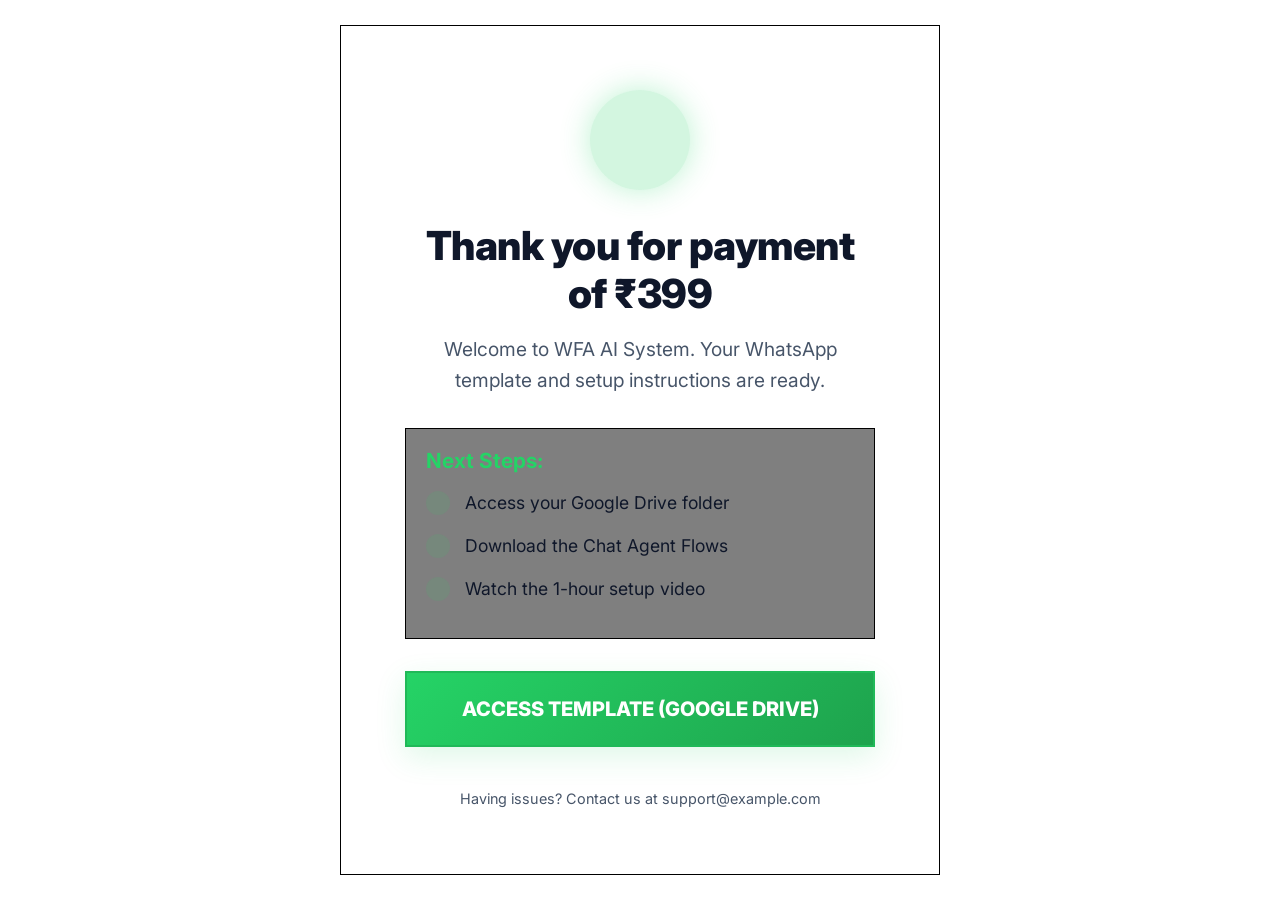
<file: thankyou.html>
<!DOCTYPE html>
<html lang="en">
<head>
    <!-- Google Tag Manager -->
    <script>(function(w,d,s,l,i){w[l]=w[l]||[];w[l].push({'gtm.start':
    new Date().getTime(),event:'gtm.js'});var f=d.getElementsByTagName(s)[0],
    j=d.createElement(s),dl=l!='dataLayer'?'&l='+l:'';j.async=true;j.src=
    'https://www.googletagmanager.com/gtm.js?id='+i+dl;f.parentNode.insertBefore(j,f);
    })(window,document,'script','dataLayer','GTM-NSDD3T74');</script>
    <!-- End Google Tag Manager -->
    <meta charset="UTF-8">
    <meta name="viewport" content="width=device-width, initial-scale=1.0">
    <title>Thank You for Your Payment | WFA AI System</title>
    <link rel="stylesheet" href="styles-v1.css">
    <script src="js/lucide.min.js" defer></script>
<!-- Meta Pixel Code -->
<script>
!function(f,b,e,v,n,t,s)
{if(f.fbq)return;n=f.fbq=function(){n.callMethod?
 n.callMethod.apply(n,arguments):n.queue.push(arguments)};
if(!f._fbq)f._fbq=n;n.push=n;n.loaded=!0;
 n.version='2.0';n.queue=[];t=b.createElement(e);
 t.async=!0;t.src=v;s=b.getElementsByTagName(e)[0];
 s.parentNode.insertBefore(t,s)}
(window, document,'script',
'https://connect.facebook.net/en_US/fbevents.js');

fbq('init', '949207904646111');

/* Purchase Event */
fbq('track', 'Purchase', {
  value: 399.00,
  currency: 'INR'
});
</script>

<noscript>
<img height="1" width="1" style="display:none"
src="https://www.facebook.com/tr?id=949207904646111&ev=Purchase&noscript=1"/>
</noscript>
<!-- End Meta Pixel Code -->
    <style>
        .thank-you-wrapper {
            min-height: 100vh;
            display: flex;
            align-items: center;
            justify-content: center;
            text-align: center;
            padding: 20px;
        }
        .thank-you-box {
            max-width: 600px;
            padding: 4rem;
            width: 100%;
            box-sizing: border-box;
        }
        .success-icon {
            width: 100px;
            height: 100px;
            background: rgba(37, 211, 102, 0.2);
            border-radius: 50%;
            display: flex;
            align-items: center;
            justify-content: center;
            color: var(--primary);
            margin: 0 auto 2rem;
            box-shadow: 0 0 30px rgba(37, 211, 102, 0.3);
        }
        .success-icon i { width: 50px; height: 50px; }
        .next-steps-list {
            text-align: left;
            margin: 2rem 0;
            background: rgba(0,0,0,0.5);
            padding: 20px;
            border-radius: 12px;
            border: 1px solid rgba(255,255,255,0.05);
        }
        .next-steps-list li {
            margin-bottom: 15px;
            display: flex;
            align-items: center;
            gap: 15px;
            font-size: 1.1rem;
        }
        @media (max-width: 768px) {
            .thank-you-box {
                padding: 2rem 1.25rem;
            }
            .success-icon {
                width: 80px;
                height: 80px;
                margin-bottom: 1.5rem;
            }
            .success-icon i { width: 40px; height: 40px; }
            .thank-you-box h1 { font-size: 1.8rem !important; }
            .next-steps-list { margin: 1.5rem 0; padding: 15px; }
            .next-steps-list li { font-size: 0.95rem; }
            .cta-button {
                height: 54px !important;
                border-radius: 14px !important;
                display: flex !important;
                align-items: center !important;
                justify-content: center !important;
            }
        }
    </style>
</head>
<body>
    <!-- Google Tag Manager (noscript) -->
    <noscript><iframe src="https://www.googletagmanager.com/ns.html?id=GTM-NSDD3T74"
    height="0" width="0" style="display:none;visibility:hidden"></iframe></noscript>
    <!-- End Google Tag Manager (noscript) -->
    <div class="thank-you-wrapper">
        <div class="thank-you-box glass-panel glowing-border fade-in-up">
            <div class="success-icon pulse"><i data-lucide="check-circle-2"></i></div>
            <h1 class="section-title" style="margin-bottom: 1rem; font-size: 2.5rem;">Thank you for payment of ₹399</h1>
            <p class="lead-text mb-4">Welcome to WFA AI System. Your WhatsApp template and setup instructions are ready.</p>
            
            <div class="next-steps-list">
                <h4 style="color:var(--primary); font-size:1.3rem; margin-bottom: 15px;">Next Steps:</h4>
                <ul>
                    <li><div class="icon-circle green" style="width:24px;height:24px;"><i data-lucide="folder"></i></div> Access your Google Drive folder</li>
                    <li><div class="icon-circle green" style="width:24px;height:24px;"><i data-lucide="download"></i></div> Download the Chat Agent Flows</li>
                    <li><div class="icon-circle green" style="width:24px;height:24px;"><i data-lucide="play-circle"></i></div> Watch the 1-hour setup video</li>
                </ul>
            </div>
            
            <a href="https://drive.google.com/drive/folders/1Uxy9WDS3p1BXIZyp1tmIdOHWK420_7qx?usp=sharing" target="_blank" class="cta-button primary full-width pulse">Access Template (Google Drive)</a>
            
            <p style="margin-top:2rem; color:var(--text-muted); font-size:0.9rem;">Having issues? Contact us at support@example.com</p>
        </div>
    </div>
    
    <noscript><img height="1" width="1" style="display:none" src="https://www.facebook.com/tr?id=949207904646111&ev=PageView&noscript=1" /></noscript>

    <script>
        lucide.createIcons();

        window.addEventListener('load', () => {
            // Lazy load Microsoft Clarity
            (function(c,l,a,r,i,t,y){
                c[a]=c[a]||function(){(c[a].q=c[a].q||[]).push(arguments)};
                t=l.createElement(r);t.async=1;t.src="https://www.clarity.ms/tag/"+i;
                y=l.getElementsByTagName(r)[0];y.parentNode.insertBefore(t,y);
            })(window, document, "clarity", "script", "wotnjoj5v0");

            // Lazy load Meta Pixel
            !function(f,b,e,v,n,t,s)
            {if(f.fbq)return;n=f.fbq=function(){n.callMethod?
            n.callMethod.apply(n,arguments):n.queue.push(arguments)};
            if(!f._fbq)f._fbq=n;n.push=n;n.loaded=!0;n.version='2.0';
            n.queue=[];t=b.createElement(e);t.async=!0;
            t.src=v;s=b.getElementsByTagName(e)[0];
            s.parentNode.insertBefore(t,s)}(window, document,'script',
            'https://connect.facebook.net/en_US/fbevents.js');
            fbq('init', '949207904646111');
            fbq('track', 'PageView');
            fbq('track', 'Purchase', {value: 399.00, currency: 'INR'});

            // Send CAPI Event for Purchase
            fetch('/api/capi', {
                method: 'POST',
                headers: { 'Content-Type': 'application/json' },
                body: JSON.stringify({
                    event_name: 'Purchase',
                    event_url: window.location.href
                })
            }).catch(err => console.error("CAPI error:", err));
        });
    </script>
</body>
</html>
</file>
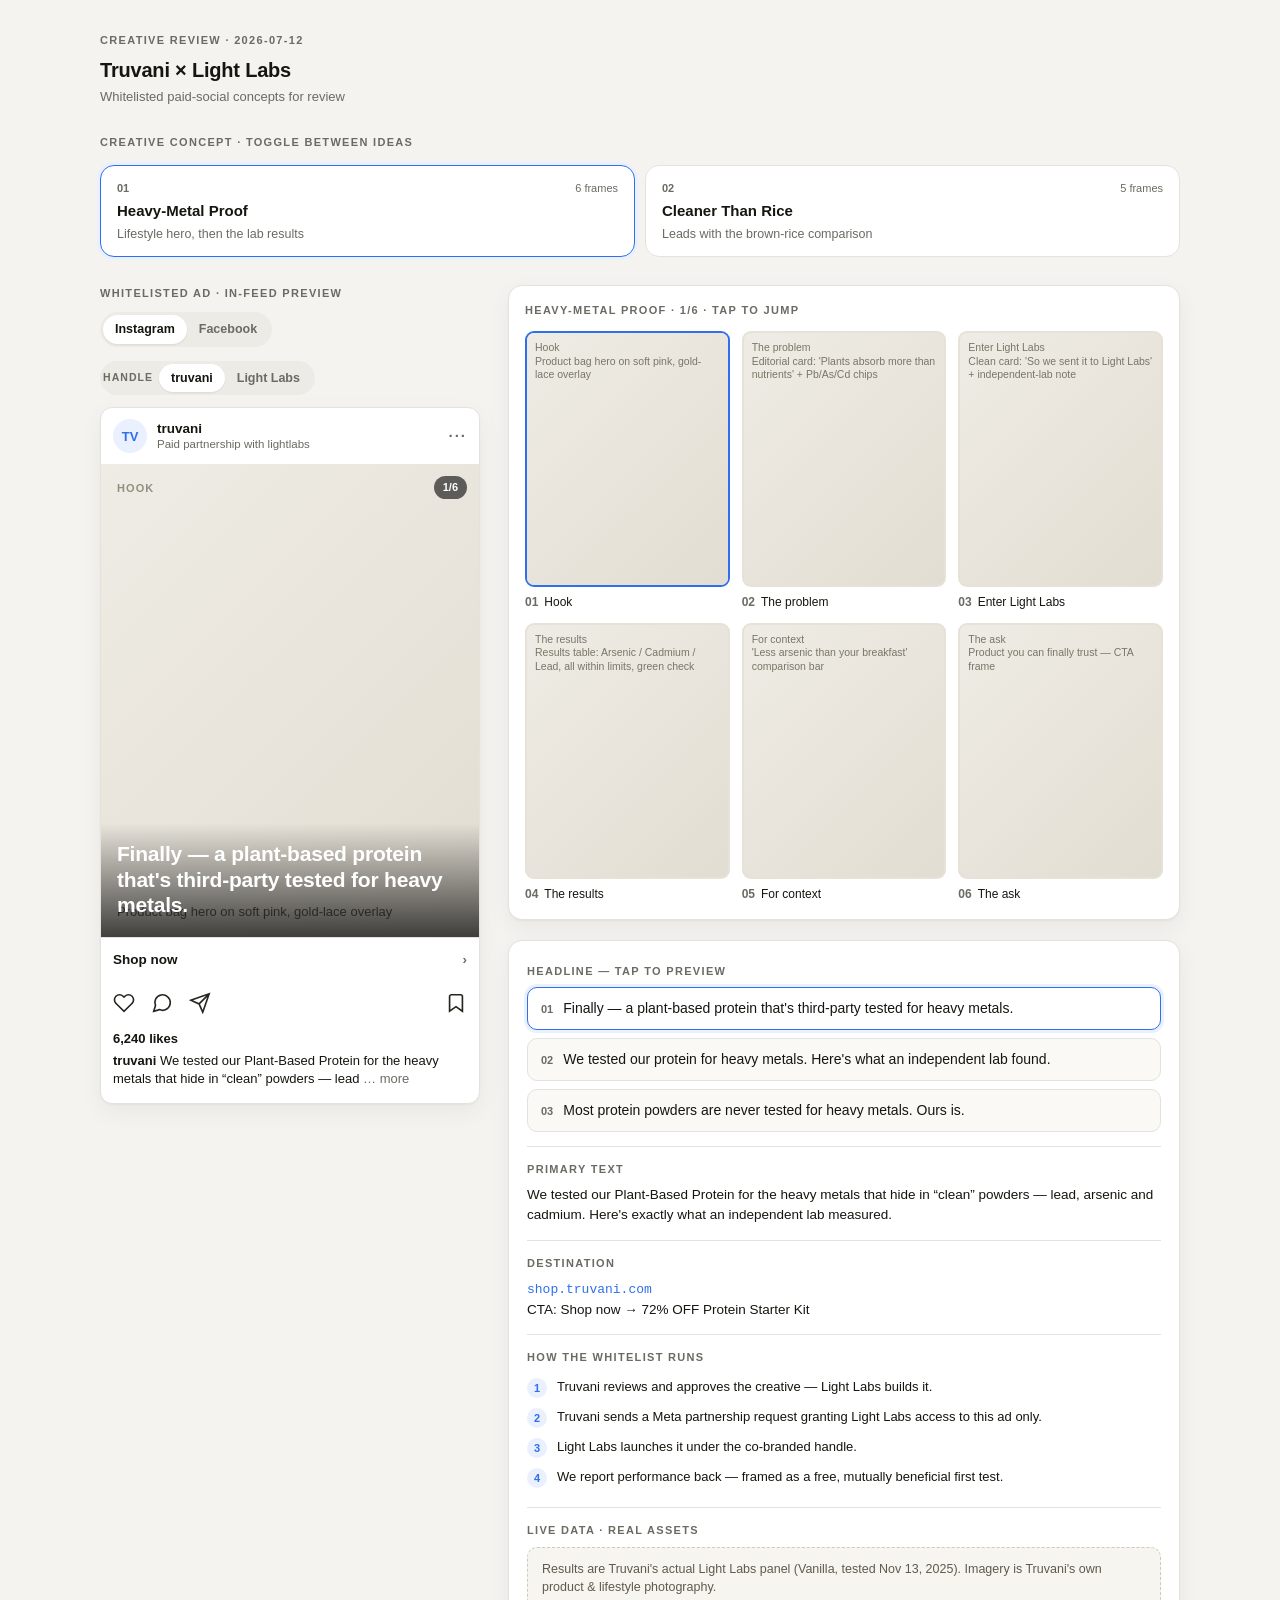
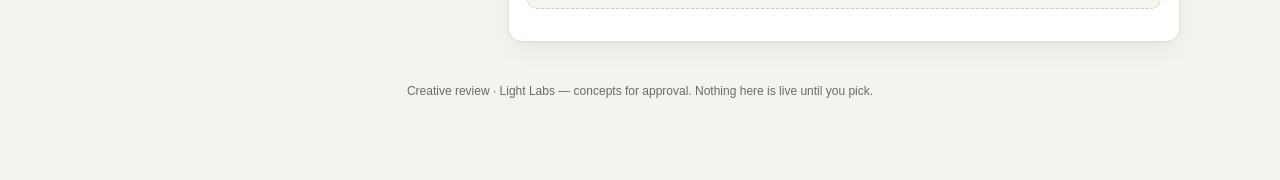
<file: .agents/skills/ad-creative/assets/creative-review-template.html>
<!DOCTYPE html>
<!--
  Creative Review Page — a shareable ad-creative approval artifact.

  HOW TO USE (agents): replace the JSON inside <script id="review-data"> below
  with the real project. Everything else renders from it. The file is
  self-contained — no build, no network, no dependencies. Open it in a browser,
  host it on any static host (Vercel/Netlify/GitHub Pages), or hand off the
  single .html file.

  THE DATA BLOCK IS JSON, NOT JAVASCRIPT:
    - double-quoted keys and strings, no comments, no trailing commas
    - it is inert data (parsed with JSON.parse), so a value can never execute
    - SECURITY: escape every literal "<" in your text values as < so a
      value like "</script>" can never break out of the tag. All values are
      also HTML-escaped again at render time.

  DATA SHAPE — see references/creative-review-page.md for the annotated spec.
  Images: each frame's "image" may be a URL, a relative path, or a data URI.
  If omitted (or the file is missing), a placeholder shows the frame label +
  the image prompt — use this for concepts not yet rendered to image.
-->
<html lang="en">
<head>
<meta charset="utf-8" />
<meta name="viewport" content="width=device-width, initial-scale=1" />
<title>Creative Review</title>
<style>
  :root {
    --bg: #f4f3f0; --card: #ffffff; --ink: #16150f; --muted: #6b6a63;
    --line: #e4e2dc; --accent: #2f6fed; --accent-soft: #eaf0fe;
    --radius: 14px; --shadow: 0 1px 2px rgba(0,0,0,.04), 0 8px 24px rgba(0,0,0,.05);
  }
  * { box-sizing: border-box; }
  body { margin: 0; background: var(--bg); color: var(--ink);
    font: 15px/1.5 -apple-system, BlinkMacSystemFont, "Segoe UI", Roboto, Helvetica, Arial, sans-serif;
    -webkit-font-smoothing: antialiased; }
  .wrap { max-width: 1120px; margin: 0 auto; padding: 32px 20px 80px; }
  .eyebrow { font-size: 11px; font-weight: 700; letter-spacing: .12em; text-transform: uppercase; color: var(--muted); }
  a { color: var(--accent); }

  header.project { margin-bottom: 28px; }
  header.project h1 { font-size: 20px; margin: 6px 0 2px; letter-spacing: -.01em; }
  header.project .sub { color: var(--muted); font-size: 13px; }

  .concepts { display: grid; grid-template-columns: repeat(auto-fit, minmax(210px, 1fr)); gap: 10px; margin: 14px 0 28px; }
  .concept { text-align: left; background: var(--card); border: 1.5px solid var(--line); border-radius: var(--radius);
    padding: 14px 16px; cursor: pointer; transition: border-color .12s, box-shadow .12s; font: inherit; color: inherit; }
  .concept:hover { border-color: #cfcdc6; }
  .concept[aria-selected="true"] { border-color: var(--accent); box-shadow: 0 0 0 3px var(--accent-soft); background: #fff; }
  .concept .row1 { display: flex; align-items: baseline; justify-content: space-between; gap: 8px; }
  .concept .num { font-size: 11px; font-weight: 700; color: var(--muted); }
  .concept .frames { font-size: 11px; color: var(--muted); }
  .concept .name { font-weight: 650; font-size: 15px; margin: 4px 0 3px; }
  .concept .tag { font-size: 12.5px; color: var(--muted); line-height: 1.35; }

  .grid { display: grid; grid-template-columns: minmax(0, 380px) minmax(0, 1fr); gap: 28px; align-items: start; }
  @media (max-width: 860px) { .grid { grid-template-columns: 1fr; } }
  .col-label { margin-bottom: 10px; }

  .toggles { display: flex; flex-wrap: wrap; gap: 14px; margin-bottom: 12px; }
  .seg { display: inline-flex; background: #ecebe6; border-radius: 999px; padding: 3px; }
  .seg button { border: 0; background: transparent; font: inherit; font-size: 12.5px; font-weight: 600; color: var(--muted);
    padding: 5px 12px; border-radius: 999px; cursor: pointer; }
  .seg button[aria-pressed="true"] { background: #fff; color: var(--ink); box-shadow: 0 1px 2px rgba(0,0,0,.08); }
  .seg .lbl { align-self: center; font-size: 10.5px; font-weight: 700; letter-spacing: .1em; text-transform: uppercase; color: var(--muted); margin-right: 6px; }

  .post { background: var(--card); border: 1px solid var(--line); border-radius: 12px; overflow: hidden; box-shadow: var(--shadow); }
  .post .top { display: flex; align-items: center; gap: 10px; padding: 11px 12px; }
  .post .avatar { width: 34px; height: 34px; border-radius: 50%; background: var(--accent-soft); color: var(--accent);
    display: grid; place-items: center; font-weight: 700; font-size: 13px; overflow: hidden; flex: none; }
  .post .avatar img { width: 100%; height: 100%; object-fit: cover; }
  .post .who { line-height: 1.2; }
  .post .who .name { font-weight: 650; font-size: 13.5px; }
  .post .who .partner { font-size: 11.5px; color: var(--muted); }
  .post .dots { margin-left: auto; color: var(--muted); font-weight: 700; letter-spacing: 2px; }
  .frame { position: relative; aspect-ratio: 4/5; background: #ded9d0; display: grid; }
  .frame img { width: 100%; height: 100%; object-fit: cover; grid-area: 1/1; z-index: 1; }
  .frame .ph { grid-area: 1/1; display: flex; flex-direction: column; justify-content: space-between; padding: 16px;
    background: linear-gradient(135deg,#efece5,#e2ddd2); }
  .frame .ph .plabel { font-size: 11px; font-weight: 700; letter-spacing: .1em; text-transform: uppercase; color: #948e80; }
  .frame .ph .pprompt { font-size: 13px; color: #5f5a4e; line-height: 1.4; }
  .frame .badge { position: absolute; top: 12px; left: 12px; z-index: 2; background: rgba(255,255,255,.92);
    font-size: 11.5px; font-weight: 600; padding: 5px 10px; border-radius: 999px; display: flex; align-items: center; gap: 5px; }
  .frame .counter { position: absolute; top: 12px; right: 12px; z-index: 2; background: rgba(0,0,0,.6); color: #fff; font-size: 11px;
    font-weight: 600; padding: 3px 9px; border-radius: 999px; }
  .frame .headline { position: absolute; left: 0; right: 0; bottom: 0; z-index: 2; padding: 18px 16px 20px; color: #fff;
    font-size: 21px; font-weight: 700; line-height: 1.2; letter-spacing: -.01em;
    background: linear-gradient(to top, rgba(0,0,0,.72), rgba(0,0,0,0)); }
  .frame .headline.light { color: var(--ink); background: linear-gradient(to top, rgba(255,255,255,.85), rgba(255,255,255,0)); }

  /* Instagram chrome */
  .ig-cta { display: flex; align-items: center; justify-content: space-between; padding: 12px; border-top: 1px solid var(--line);
    font-weight: 600; font-size: 13.5px; }
  .ig-cta .chev { color: var(--muted); }
  .ig-actions { display: flex; gap: 16px; padding: 10px 12px 2px; color: #26251f; }
  .ig-actions svg { width: 22px; height: 22px; }
  .ig-actions .save { margin-left: auto; }
  .likes { padding: 6px 12px 2px; font-weight: 650; font-size: 13px; }
  .caption { padding: 2px 12px 14px; font-size: 13px; line-height: 1.4; }
  .caption .h { font-weight: 650; }
  .caption .more { color: var(--muted); }

  /* Facebook chrome — link card below image + text actions */
  .fb-card { display: flex; align-items: center; gap: 12px; padding: 12px; background: #f3f4f6; border-top: 1px solid var(--line); }
  .fb-card .meta { min-width: 0; flex: 1; }
  .fb-card .dom { font-size: 11px; letter-spacing: .04em; text-transform: uppercase; color: var(--muted); }
  .fb-card .hl { font-size: 14px; font-weight: 650; line-height: 1.25; margin-top: 2px; overflow: hidden; }
  .fb-card .btn { flex: none; background: #e4e6eb; color: #050505; font-weight: 650; font-size: 12.5px; padding: 8px 14px; border-radius: 7px; }
  .fb-actions { display: flex; padding: 4px 12px; border-top: 1px solid var(--line); }
  .fb-actions span { flex: 1; text-align: center; padding: 8px 0; font-size: 13px; font-weight: 600; color: var(--muted); }

  .board { background: var(--card); border: 1px solid var(--line); border-radius: var(--radius); padding: 16px; box-shadow: var(--shadow); margin-bottom: 20px; }
  .board .frames-grid { display: grid; grid-template-columns: repeat(3, 1fr); gap: 12px; margin-top: 12px; }
  @media (max-width: 480px) { .board .frames-grid { grid-template-columns: repeat(2, 1fr); } }
  .thumb { border: 0; background: transparent; padding: 0; cursor: pointer; text-align: left; font: inherit; color: inherit; }
  .thumb .box { aspect-ratio: 4/5; border-radius: 9px; overflow: hidden; border: 2px solid transparent; background: #e7e2d8;
    display: grid; transition: border-color .12s; }
  .thumb[aria-current="true"] .box { border-color: var(--accent); }
  .thumb .box img { width: 100%; height: 100%; object-fit: cover; grid-area: 1/1; z-index: 1; }
  .thumb .box .mini { grid-area: 1/1; padding: 8px; font-size: 10.5px; color: #7a7566; line-height: 1.3;
    background: linear-gradient(135deg,#efece5,#e2ddd2); overflow: hidden; }
  .thumb .cap { margin-top: 6px; font-size: 12px; }
  .thumb .cap .n { color: var(--muted); font-weight: 700; margin-right: 6px; }

  .copy { background: var(--card); border: 1px solid var(--line); border-radius: var(--radius); padding: 18px; box-shadow: var(--shadow); }
  .copy .block { padding: 14px 0; border-top: 1px solid var(--line); }
  .copy .block:first-of-type { border-top: 0; padding-top: 4px; }
  .headline-opt { display: flex; gap: 10px; align-items: flex-start; width: 100%; text-align: left; font: inherit; color: inherit;
    background: #faf9f6; border: 1.5px solid var(--line); border-radius: 10px; padding: 11px 13px; cursor: pointer; margin-top: 8px; }
  .headline-opt[aria-pressed="true"] { border-color: var(--accent); background: #fff; box-shadow: 0 0 0 3px var(--accent-soft); }
  .headline-opt .n { font-size: 11px; font-weight: 700; color: var(--muted); margin-top: 2px; }
  .headline-opt .t { font-size: 14px; line-height: 1.35; }
  .kv { font-size: 13.5px; line-height: 1.5; }
  .kv .dest { color: var(--accent); font-family: ui-monospace, SFMono-Regular, Menlo, monospace; font-size: 13px; }
  .steps { margin: 8px 0 0; padding: 0; list-style: none; }
  .steps li { display: flex; gap: 10px; padding: 5px 0; font-size: 13px; line-height: 1.4; }
  .steps li .i { flex: none; width: 20px; height: 20px; border-radius: 50%; background: var(--accent-soft); color: var(--accent);
    display: grid; place-items: center; font-size: 11px; font-weight: 700; }
  .grounding { background: #f6f5ef; border: 1px dashed #cfcabb; border-radius: 10px; padding: 12px 14px; font-size: 12.5px; color: #5f5a4e; line-height: 1.45; margin-top: 8px; }
  .err { background: #fbeaea; border: 1px solid #e6b7b7; color: #8a2b2b; border-radius: 10px; padding: 14px 16px; font-size: 13px; }
  footer { margin-top: 40px; text-align: center; font-size: 12px; color: var(--muted); }
</style>
</head>
<body>

<!-- DATA — replace this JSON with your project (see the comment at the top of the file). -->
<script type="application/json" id="review-data">
{
  "project": {
    "brand": "Truvani",
    "agency": "Light Labs",
    "date": "2026-07-12",
    "note": "Whitelisted paid-social concepts for review"
  },
  "platforms": ["instagram", "facebook"],
  "concepts": [
    {
      "name": "Heavy-Metal Proof",
      "tagline": "Lifestyle hero, then the lab results",
      "handles": [
        { "name": "truvani", "partner": "Paid partnership with lightlabs", "initials": "TV" },
        { "name": "Light Labs", "partner": "Paid partnership with truvani", "initials": "LL" }
      ],
      "frames": [
        { "label": "Hook", "prompt": "Product bag hero on soft pink, gold-lace overlay", "headline": "Finally — a plant-based protein that's third-party tested for heavy metals.", "headlineTheme": "dark" },
        { "label": "The problem", "prompt": "Editorial card: 'Plants absorb more than nutrients' + Pb/As/Cd chips" },
        { "label": "Enter Light Labs", "prompt": "Clean card: 'So we sent it to Light Labs' + independent-lab note" },
        { "label": "The results", "prompt": "Results table: Arsenic / Cadmium / Lead, all within limits, green check" },
        { "label": "For context", "prompt": "'Less arsenic than your breakfast' comparison bar" },
        { "label": "The ask", "prompt": "Product you can finally trust — CTA frame", "headline": "Protein you can finally trust." }
      ],
      "headlines": [
        "Finally — a plant-based protein that's third-party tested for heavy metals.",
        "We tested our protein for heavy metals. Here's what an independent lab found.",
        "Most protein powders are never tested for heavy metals. Ours is."
      ],
      "primaryText": "We tested our Plant-Based Protein for the heavy metals that hide in “clean” powders — lead, arsenic and cadmium. Here's exactly what an independent lab measured.",
      "destination": { "url": "shop.truvani.com", "cta": "Shop now", "offer": "72% OFF Protein Starter Kit" },
      "rollout": {
        "title": "How the whitelist runs",
        "steps": [
          "Truvani reviews and approves the creative — Light Labs builds it.",
          "Truvani sends a Meta partnership request granting Light Labs access to this ad only.",
          "Light Labs launches it under the co-branded handle.",
          "We report performance back — framed as a free, mutually beneficial first test."
        ]
      },
      "grounding": "Results are Truvani's actual Light Labs panel (Vanilla, tested Nov 13, 2025). Imagery is Truvani's own product & lifestyle photography."
    },
    {
      "name": "Cleaner Than Rice",
      "tagline": "Leads with the brown-rice comparison",
      "frames": [
        { "label": "Hook", "prompt": "Split visual: brown rice vs protein scoop", "headline": "Your “clean” brown rice protein? Test it.", "headlineTheme": "dark" },
        { "label": "The claim", "prompt": "Stat card comparing arsenic levels" },
        { "label": "The proof", "prompt": "Light Labs results table" },
        { "label": "The context", "prompt": "What the numbers mean, plainly" },
        { "label": "The ask", "prompt": "Starter-kit offer frame", "headline": "Trust the label. Then trust the test." }
      ],
      "headlines": [
        "Your “clean” brown rice protein? Test it.",
        "Brown rice protein is often the worst offender for arsenic. We checked ours.",
        "“Plant-based” doesn't mean “clean.” We have the lab panel to prove ours is."
      ],
      "primaryText": "Brown-rice protein is one of the most common sources of dietary arsenic. So we sent ours to an independent lab. Here's the panel.",
      "destination": { "url": "shop.truvani.com", "cta": "Shop now", "offer": "72% OFF Protein Starter Kit" },
      "grounding": "Comparison figures are from Truvani's Light Labs panel and published dietary-arsenic ranges. No competitor is named."
    }
  ]
}
</script>

<div class="wrap">
  <header class="project" id="project"></header>
  <div class="eyebrow">Creative concept · toggle between ideas</div>
  <div class="concepts" id="concepts" role="tablist"></div>
  <div class="grid">
    <section>
      <div class="eyebrow col-label" id="preview-label">In-feed preview</div>
      <div class="toggles" id="toggles"></div>
      <div class="post" id="post"></div>
    </section>
    <section>
      <div class="board">
        <div class="eyebrow" id="board-label">Storyboard · tap to jump</div>
        <div class="frames-grid" id="frames-grid"></div>
      </div>
      <div class="copy" id="copy"></div>
    </section>
  </div>
  <footer id="footer"></footer>
</div>

<script>
/* ============================================================================
   RENDER — generic; no need to edit when swapping the DATA JSON above.
   ========================================================================== */
const esc = (s) => String(s == null ? "" : s).replace(/[&<>"']/g, c => (
  { "&": "&amp;", "<": "&lt;", ">": "&gt;", '"': "&quot;", "'": "&#39;" }[c]));
const PLATFORMS = { instagram: "Instagram", facebook: "Facebook" };

let DATA;
try {
  DATA = JSON.parse(document.getElementById("review-data").textContent);
} catch (e) {
  document.querySelector(".wrap").innerHTML =
    '<div class="err"><b>Couldn\'t read the review data.</b><br/>The <code>#review-data</code> block must be valid JSON — double-quoted keys and strings, no comments, no trailing commas. Parser said: ' + esc(e.message) + '</div>';
  throw e;
}

const state = { concept: 0, frame: 0, platform: null, handle: 0, headline: 0 };
const concept = () => DATA.concepts[state.concept];

// platforms restricted to the ones we can render; default to first valid
const platformList = () => (DATA.platforms || ["instagram"]).filter(p => PLATFORMS[p]);
state.platform = platformList()[0] || "instagram";

const heart = '<svg viewBox="0 0 24 24" fill="none" stroke="currentColor" stroke-width="1.8"><path d="M20.8 4.6a5.5 5.5 0 0 0-7.8 0L12 5.6l-1-1a5.5 5.5 0 1 0-7.8 7.8l1 1L12 21l7.8-7.6 1-1a5.5 5.5 0 0 0 0-7.8z"/></svg>';
const comment = '<svg viewBox="0 0 24 24" fill="none" stroke="currentColor" stroke-width="1.8"><path d="M21 11.5a8.4 8.4 0 0 1-11.8 7.7L3 21l1.9-6.2A8.4 8.4 0 1 1 21 11.5z"/></svg>';
const share = '<svg viewBox="0 0 24 24" fill="none" stroke="currentColor" stroke-width="1.8"><path d="M22 2 11 13M22 2l-7 20-4-9-9-4 20-7z"/></svg>';
const bookmark = '<svg viewBox="0 0 24 24" fill="none" stroke="currentColor" stroke-width="1.8"><path d="M19 21l-7-5-7 5V5a2 2 0 0 1 2-2h10a2 2 0 0 1 2 2z"/></svg>';

function renderProject() {
  const p = DATA.project || {};
  const line = [p.brand, p.agency && `× ${p.agency}`].filter(Boolean).join(" ");
  document.getElementById("project").innerHTML =
    `<div class="eyebrow">Creative review${p.date ? " · " + esc(p.date) : ""}</div>
     <h1>${esc(line || "Ad creative")}</h1>${p.note ? `<div class="sub">${esc(p.note)}</div>` : ""}`;
  document.getElementById("footer").innerHTML =
    `Creative review${p.agency ? " · " + esc(p.agency) : ""} — concepts for approval. Nothing here is live until you pick.`;
}

function renderConcepts() {
  document.getElementById("concepts").innerHTML = DATA.concepts.map((c, i) => `
    <button class="concept" role="tab" aria-selected="${i === state.concept}" data-i="${i}">
      <div class="row1"><span class="num">${String(i + 1).padStart(2, "0")}</span>
        <span class="frames">${c.frames.length} frame${c.frames.length === 1 ? "" : "s"}</span></div>
      <div class="name">${esc(c.name)}</div>
      <div class="tag">${esc(c.tagline || "")}</div>
    </button>`).join("");
  document.querySelectorAll(".concept").forEach(b =>
    b.onclick = () => { state.concept = +b.dataset.i; state.frame = 0; state.handle = 0; state.headline = 0; renderAll(); });
}

function handles() {
  return concept().handles || [{
    name: DATA.project?.brand || "brand",
    partner: DATA.project?.agency ? "Paid partnership with " + DATA.project.agency.toLowerCase() : "Sponsored",
    initials: (DATA.project?.brand || "AD").slice(0, 2).toUpperCase()
  }];
}

function renderToggles() {
  const plats = platformList(), hs = handles();
  let html = "";
  if (plats.length > 1) {
    html += `<div class="seg" role="group">${plats.map(p =>
      `<button data-plat="${esc(p)}" aria-pressed="${p === state.platform}">${esc(PLATFORMS[p])}</button>`).join("")}</div>`;
  }
  if (hs.length > 1) {
    html += `<div class="seg" role="group"><span class="lbl">Handle</span>${hs.map((h, i) =>
      `<button data-handle="${i}" aria-pressed="${i === state.handle}">${esc(h.name)}</button>`).join("")}</div>`;
  }
  const el = document.getElementById("toggles");
  el.innerHTML = html;
  el.querySelectorAll("[data-plat]").forEach(b => b.onclick = () => { state.platform = b.dataset.plat; renderToggles(); renderPost(); });
  el.querySelectorAll("[data-handle]").forEach(b => b.onclick = () => { state.handle = +b.dataset.handle; renderToggles(); renderPost(); });
  document.getElementById("preview-label").textContent = (hs.length > 1 ? "Whitelisted ad · " : "") + "In-feed preview";
}

// placeholder underneath + image on top; a missing/broken image removes itself → placeholder shows
function frameVisual(f, phCls) {
  const ph = `<div class="${phCls}"><div class="plabel">${esc(f.label)}</div><div class="pprompt">${esc(f.prompt || "")}</div></div>`;
  const img = f.image ? `<img src="${esc(f.image)}" alt="${esc(f.label)}" onerror="this.remove()" />` : "";
  return ph + img;
}

function frameHTML(c, f) {
  const total = c.frames.length;
  const headlineText = state.frame === 0 ? (c.headlines?.[state.headline] || f.headline || "") : (f.headline || "");
  const theme = f.headlineTheme === "light" ? " light" : "";
  return `<div class="frame">
      ${frameVisual(f, "ph")}
      <span class="counter">${state.frame + 1}/${total}</span>
      ${headlineText ? `<div class="headline${theme}">${esc(headlineText)}</div>` : ""}
    </div>`;
}

function renderPost() {
  const c = concept(), f = c.frames[state.frame], h = handles()[state.handle] || handles()[0];
  const dest = c.destination || {};
  const top = `<div class="top">
      <div class="avatar">${h.initials ? esc(h.initials) : ""}</div>
      <div class="who"><div class="name">${esc(h.name)}</div><div class="partner">${esc(h.partner || "Sponsored")}</div></div>
      <div class="dots">···</div>
    </div>`;

  let chrome;
  if (state.platform === "facebook") {
    const domain = dest.url ? esc(dest.url) : "";
    const hl = c.headlines?.[state.headline] || f.headline || dest.offer || "";
    chrome = `<div class="fb-card">
        <div class="meta"><div class="dom">${domain}</div><div class="hl">${esc(hl)}</div></div>
        ${dest.cta ? `<div class="btn">${esc(dest.cta)}</div>` : ""}
      </div>
      <div class="fb-actions"><span>Like</span><span>Comment</span><span>Share</span></div>`;
  } else {
    chrome = `<div class="ig-cta"><span>${esc(dest.cta || "Learn more")}</span><span class="chev">›</span></div>
      <div class="ig-actions">${heart}${comment}${share}<span class="save">${bookmark}</span></div>
      <div class="likes">6,240 likes</div>
      <div class="caption"><span class="h">${esc(h.name)}</span> ${esc((c.primaryText || "").slice(0, 90))}<span class="more"> … more</span></div>`;
  }

  document.getElementById("post").innerHTML = top + frameHTML(c, f) + chrome;
  document.getElementById("board-label").textContent = `${c.name} · ${state.frame + 1}/${c.frames.length} · tap to jump`;
}

function renderBoard() {
  const c = concept();
  document.getElementById("frames-grid").innerHTML = c.frames.map((f, i) => `
    <button class="thumb" aria-current="${i === state.frame}" data-i="${i}">
      <div class="box">${frameVisual(f, "mini")}</div>
      <div class="cap"><span class="n">${String(i + 1).padStart(2, "0")}</span>${esc(f.label)}</div>
    </button>`).join("");
  document.querySelectorAll(".thumb").forEach(b =>
    b.onclick = () => { state.frame = +b.dataset.i; renderPost(); renderBoard(); });
}

function renderCopy() {
  const c = concept(), dest = c.destination || {};
  let html = "";
  if (c.headlines?.length) {
    html += `<div class="block"><div class="eyebrow">Headline — tap to preview</div>${c.headlines.map((h, i) =>
      `<button class="headline-opt" aria-pressed="${i === state.headline}" data-i="${i}">
        <span class="n">${String(i + 1).padStart(2, "0")}</span><span class="t">${esc(h)}</span></button>`).join("")}</div>`;
  }
  if (c.primaryText) html += `<div class="block"><div class="eyebrow">Primary text</div><div class="kv" style="margin-top:8px">${esc(c.primaryText)}</div></div>`;
  if (dest.url || dest.cta) {
    html += `<div class="block"><div class="eyebrow">Destination</div><div class="kv" style="margin-top:8px">
      ${dest.url ? `<span class="dest">${esc(dest.url)}</span><br/>` : ""}
      ${dest.cta ? `CTA: ${esc(dest.cta)}` : ""}${dest.offer ? ` → ${esc(dest.offer)}` : ""}</div></div>`;
  }
  if (c.rollout?.steps?.length) {
    html += `<div class="block"><div class="eyebrow">${esc(c.rollout.title || "How it runs")}</div>
      <ol class="steps">${c.rollout.steps.map((s, i) => `<li><span class="i">${i + 1}</span><span>${esc(s)}</span></li>`).join("")}</ol></div>`;
  }
  if (c.grounding) html += `<div class="block"><div class="eyebrow">Live data · real assets</div><div class="grounding">${esc(c.grounding)}</div></div>`;
  const el = document.getElementById("copy");
  el.innerHTML = html;
  el.querySelectorAll(".headline-opt").forEach(b =>
    b.onclick = () => { state.headline = +b.dataset.i; state.frame = 0; renderPost(); renderBoard(); renderCopy(); });
}

function renderAll() { renderConcepts(); renderToggles(); renderPost(); renderBoard(); renderCopy(); }
renderProject();
renderAll();
</script>
</body>
</html>
</file>
<file: styles-v1.css>
/* SELF-HOSTED OR IMPORTED INTER FONT */
@import url('https://fonts.googleapis.com/css2?family=Inter:wght@300;400;500;600;700;800;900&display=swap');

/* MODERN CSS RESET & VARIABLES - MINIMAL LIGHT THEME */
:root {
    --bg-dark: #ffffff;
    --bg-card: #ffffff;
    --bg-card-hover: #ffffff;
    
    --primary: #25D366; /* WhatsApp Green */
    --primary-glow: rgba(37, 211, 102, 0.15);
    --primary-dark: #128C7E;
    --secondary: #6366f1; /* Indigo */
    
    --text-main: #0f172a; /* Slate 900 */
    --text-muted: #475569; /* Slate 600 */
    --dim: #64748b; /* Slate 500 */
    
    --red-alert: #ef4444;
    --red-bg: rgba(239, 68, 68, 0.05);
    
    --font-heading: 'Inter', sans-serif;
    --font-body: 'Inter', sans-serif;
    
    --glass-border: 1px solid rgba(15, 23, 42, 0.08);
    --border: rgba(15, 23, 42, 0.08);
}

* {
    margin: 0;
    padding: 0;
    box-sizing: border-box;
}

html, body {
    width: 100%;
    max-width: 100%;
    overflow-x: hidden;
}

body {
    background-color: var(--bg-dark);
    color: var(--text-main);
    font-family: var(--font-body);
    line-height: 1.6;
    background-image: radial-gradient(circle at 15% 50%, rgba(37, 211, 102, 0.02), transparent 25%),
                      radial-gradient(circle at 85% 30%, rgba(99, 102, 241, 0.02), transparent 25%);
}

h1, h2, h3, h4 {
    font-family: var(--font-heading);
    line-height: 1.2;
    color: var(--text-main);
}

a {
    text-decoration: none;
    color: inherit;
}

ul {
    list-style: none;
}

.container {
    max-width: 1100px;
    margin: 0 auto;
    padding: 0 20px;
}

.text-center { text-align: center; }
.text-left { text-align: left; }
.mt-4 { margin-top: 2rem; }
.mb-4 { margin-bottom: 2rem; }

/* UTILITIES */
.highlight { color: var(--red-alert); font-weight: 800; }
.hindi-text { font-size: 1.5rem; color: var(--red-alert); font-weight: 800; display: block; margin-top: 5px; }
.icon-red { color: var(--red-alert); }
.icon-green { color: var(--primary-dark); }
.bold-text { font-weight: 700; font-size: 1.2rem; }
.lead-text { font-size: 1.2rem; color: var(--text-muted); }

/* GLASSMORPHISM - LIGHT MODE */
.glass-panel {
    background: rgba(255, 255, 255, 0.85);
    backdrop-filter: blur(12px);
    -webkit-backdrop-filter: blur(12px);
    border: var(--glass-border);
    border-radius: 24px;
    box-shadow: 0 10px 30px rgba(15, 23, 42, 0.04), 0 1px 3px rgba(15, 23, 42, 0.02);
}

.highlight-bg {
    display: inline-block;
    padding: 15px 30px;
    background: rgba(37, 211, 102, 0.08);
    border: 1px solid rgba(37, 211, 102, 0.2);
    border-radius: 12px;
    font-size: 1.2rem;
    color: var(--primary-dark);
}

/* BUTTONS */
.cta-button {
    display: inline-block;
    padding: 20px 45px;
    border-radius: 50px;
    font-family: var(--font-heading);
    font-weight: 800;
    font-size: 1.25rem;
    text-transform: uppercase;
    transition: all 0.3s cubic-bezier(0.25, 0.8, 0.25, 1);
    cursor: pointer;
    border: none;
    text-align: center;
    position: relative;
    overflow: hidden;
}

.cta-button::after {
    content: '';
    position: absolute;
    top: -50%; left: -50%; width: 200%; height: 200%;
    background: linear-gradient(to right, transparent, rgba(255,255,255,0.4), transparent);
    transform: rotate(45deg);
    transition: opacity 0.3s;
    opacity: 0;
}

.cta-button:hover::after {
    opacity: 1;
    animation: shine 1.5s 1;
}

@keyframes shine {
    0% { left: -100%; }
    20% { left: 100%; }
    100% { left: 100%; }
}

.cta-button.primary {
    background: linear-gradient(135deg, #25D366, #1ea34d);
    color: #ffffff;
    box-shadow: 0 10px 30px var(--primary-glow);
    border: 2px solid #20b958;
}

.cta-button.primary:hover {
    transform: translateY(-5px) scale(1.02);
    box-shadow: 0 15px 40px rgba(37, 211, 102, 0.4);
}

.cta-button .price {
    font-size: 0.95rem;
    font-weight: 700;
    opacity: 0.9;
}

.full-width { width: 100%; }

.secondary-btn {
    display: inline-block;
    padding: 15px 35px;
    border-radius: 50px;
    border: 2px solid var(--primary-dark);
    color: var(--primary-dark);
    font-weight: 600;
    font-size: 1.1rem;
    transition: all 0.3s;
    background: rgba(37, 211, 102, 0.05);
}

.secondary-btn:hover {
    background: var(--primary-dark);
    color: #ffffff;
    box-shadow: 0 10px 20px var(--primary-glow);
}

/* ANIMATIONS (DISABLED FOR SIMPLE STATIC PAGE) */
.fade-in-up { 
    opacity: 1 !important; 
    transform: none !important;
    animation: none !important;
}
.delay-1, .delay-2, .delay-3, .delay-4 { 
    animation-delay: 0s !important; 
}
.pulse { 
    animation: none !important;
    box-shadow: 0 10px 30px var(--primary-glow); 
}
.scroll-anim {
    opacity: 1 !important;
    transform: none !important;
    transition: none !important;
}
.scroll-anim.visible { 
    opacity: 1 !important; 
    transform: none !important; 
}

/* SECTION STYLES */
section { padding: 80px 0; }
.section-title { font-size: 2.5rem; margin-bottom: 3rem; font-weight: 850; letter-spacing: -0.5px; text-align: center; }
.section-title-sm { font-size: 1.6rem; margin-bottom: 1.5rem; font-weight: 700; display: flex; align-items: center; gap: 10px; color: var(--text-main); }

/* STICKY NAVIGATION */
.sticky-nav {
    position: fixed; top: 0; left: 0; width: 100%; z-index: 100;
    background: rgba(255, 255, 255, 0.85);
    backdrop-filter: blur(15px);
    -webkit-backdrop-filter: blur(15px);
    border-bottom: 1px solid rgba(15, 23, 42, 0.06);
    padding: 15px 0;
    transition: all 0.3s ease;
}
.nav-container { display: flex; justify-content: space-between; align-items: center; }
.nav-logo { display: flex; align-items: center; gap: 8px; font-weight: 800; font-size: 1.3rem; font-family: var(--font-heading); letter-spacing: -0.5px; }
.nav-links { display: flex; gap: 30px; }
.nav-links a { font-weight: 600; font-size: 1rem; color: var(--text-muted); transition: color 0.3s; position: relative; }
.nav-links a:hover { color: var(--text-main); }
.nav-links a::after {
    content: ''; position: absolute; bottom: -5px; left: 0; width: 0%; height: 2px;
    background: var(--primary); transition: width 0.3s;
}
.nav-links a:hover::after { width: 100%; }
.nav-cta {
    background: #0f172a;
    color: #ffffff;
    padding: 10px 20px;
    border-radius: 8px;
    font-weight: 700;
    font-size: 0.9rem;
    transition: all 0.3s;
    border: 1px solid #0f172a;
    text-transform: uppercase;
}
.nav-cta:hover {
    background: #1e293b;
    border-color: #1e293b;
    transform: translateY(-2px);
    box-shadow: 0 4px 12px rgba(15, 23, 42, 0.1);
}

/* HERO SECTION */
.hero {
    position: relative;
    padding: 140px 0 60px;
    min-height: 85vh;
    display: flex;
    align-items: center;
    background: #ffffff;
    color: var(--text-main);
}

.hero-bg-glow {
    position: absolute;
    top: 10%; right: 5%;
    width: 600px; height: 600px;
    background: radial-gradient(circle, rgba(37,211,102,0.04) 0%, rgba(255,255,255,0) 70%);
    z-index: -1;
}

.hero-split {
    display: grid;
    grid-template-columns: 1.2fr 0.8fr;
    gap: 3rem;
    align-items: center;
}

.hero .badge {
    display: inline-flex;
    align-items: center;
    gap: 8px;
    background: rgba(15, 23, 42, 0.04);
    padding: 8px 20px;
    border-radius: 30px;
    font-size: 0.9rem;
    font-weight: 600;
    margin-bottom: 2rem;
    border: 1px solid rgba(15, 23, 42, 0.06);
    color: var(--text-muted);
}

.hero .badge-dot {
    width: 8px;
    height: 8px;
    background-color: #22c55e;
    border-radius: 50%;
    display: inline-block;
    box-shadow: 0 0 10px #22c55e;
}

.stars { letter-spacing: 2px; }

.hero h1 { font-size: 3.5rem; margin-bottom: 1.5rem; line-height: 1.15; font-weight: 900; letter-spacing: -1px; color: var(--text-main); }
.hero .highlight { color: #f97316; } /* Peach/Orange highlight color for hero text */
.hero .subheadline { font-size: 1.25rem; color: var(--text-muted); margin-bottom: 2.5rem; }

.hero-ctas {
    display: flex;
    gap: 15px;
    margin-bottom: 2rem;
    flex-wrap: wrap;
}

@media (max-width: 768px) {
    .hero-ctas {
        flex-direction: column;
        align-items: stretch;
    }
}

.hero .cta-button.primary {
    background: linear-gradient(135deg, #25D366, #1ea34d);
    color: #ffffff;
    border: 2px solid #20b958;
    box-shadow: 0 10px 30px rgba(37, 211, 102, 0.2);
}

.hero .cta-button.primary:hover {
    background: linear-gradient(135deg, #20ba5a, #1a8f43);
    border-color: #1a8f43;
    color: #ffffff;
    transform: translateY(-5px) scale(1.02);
    box-shadow: 0 15px 40px rgba(37, 211, 102, 0.35);
}

.cta-button.whatsapp {
    background: #0f172a;
    color: #ffffff;
    border: 2px solid #0f172a;
    box-shadow: 0 10px 30px rgba(15, 23, 42, 0.15);
    display: inline-flex;
    align-items: center;
    justify-content: center;
    gap: 10px;
}

.cta-button.whatsapp:hover {
    background: #1e293b;
    border-color: #1e293b;
    transform: translateY(-5px) scale(1.02);
    box-shadow: 0 15px 40px rgba(30, 41, 59, 0.3);
}

.hero-features-row {
    display: flex;
    align-items: center;
    gap: 12px;
    margin-bottom: 1.5rem;
    color: var(--text-muted);
    font-size: 1rem;
    font-weight: 500;
}

.hero-features-row span {
    display: flex;
    align-items: center;
    gap: 8px;
}

.hero-features-row span i {
    width: 16px;
    height: 16px;
    color: #0f172a;
}

.hero-features-row .divider {
    color: rgba(15, 23, 42, 0.15);
}

.hero-checklist {
    display: flex;
    flex-direction: column;
    gap: 10px;
    text-align: left;
    color: var(--text-muted);
    font-size: 0.95rem;
    font-weight: 500;
}

.hero-checklist .checklist-line {
    display: flex;
    gap: 20px;
    flex-wrap: wrap;
}

.hero-checklist span {
    display: flex;
    align-items: center;
    gap: 8px;
}

.hero-checklist span {
    color: var(--text-muted);
}

/* Yellow-orange checkmarks */
.hero-checklist span::before {
    content: '✓';
    color: #f97316;
    font-weight: 900;
    font-size: 1.1rem;
    margin-right: 4px;
}

/* FLOATING REPLY TIME BADGE (STATIC) */
.hero-visual {
    position: relative;
}

.reply-time-badge {
    position: absolute;
    top: 100px;
    right: -40px;
    background: #ffffff;
    padding: 12px 20px;
    border-radius: 16px;
    box-shadow: 0 10px 25px rgba(0, 0, 0, 0.1);
    display: flex;
    flex-direction: column;
    align-items: center;
    justify-content: center;
    z-index: 12;
    border: 1px solid rgba(15, 23, 42, 0.06);
    min-width: 120px;
}

.reply-time-badge .badge-value {
    font-size: 2.2rem;
    font-weight: 800;
    color: #0f172a;
    line-height: 1;
}

.reply-time-badge .badge-label {
    font-size: 0.72rem;
    color: #475569;
    font-weight: 600;
    margin-top: 4px;
    white-space: nowrap;
}

@media (max-width: 1024px) {
    .reply-time-badge {
        right: 10px;
        top: 20px;
        padding: 8px 12px;
        min-width: 90px;
    }
    .reply-time-badge .badge-value {
        font-size: 1.6rem;
    }
    .reply-time-badge .badge-label {
        font-size: 0.65rem;
    }
}

/* REALISTIC CSS PHONE (WHATSAPP LIGHT MOCKUP) (STATIC) */
.css-phone {
    width: 320px;
    height: 620px;
    background: #000;
    border-radius: 45px;
    border: 10px solid #1a1a1a;
    position: relative;
    box-shadow: 0 30px 60px rgba(15, 23, 42, 0.15), 0 0 0 2px #333, inset 0 0 10px rgba(255,255,255,0.1);
    overflow: hidden;
    margin: 0 auto;
}
.css-phone:hover { transform: none; }

.phone-notch {
    position: absolute;
    top: 0; left: 50%;
    transform: translateX(-50%);
    width: 140px; height: 30px;
    background: #1a1a1a;
    border-bottom-left-radius: 20px;
    border-bottom-right-radius: 20px;
    z-index: 10;
}

.phone-screen {
    background: #efeae2; /* WhatsApp Classic Light chat background */
    height: 100%;
    display: flex;
    flex-direction: column;
}

.wa-header {
    background: #008069; /* WhatsApp Green */
    padding: 40px 15px 12px;
    display: flex;
    align-items: center;
    gap: 12px;
    box-shadow: 0 2px 10px rgba(0,0,0,0.1);
    z-index: 5;
    color: #ffffff;
}

.wa-avatar { width: 42px; height: 42px; background: rgba(255,255,255,0.2); border-radius: 50%; display: flex; align-items: center; justify-content: center; color: #ffffff; }
.wa-info { flex: 1; text-align: left; }
.wa-info strong { color: #ffffff; display: block; font-size: 1rem; font-weight: 600;}
.wa-info span { color: rgba(255, 255, 255, 0.8); font-size: 0.8rem; }

.wa-chat {
    padding: 20px 15px;
    flex: 1;
    display: flex;
    flex-direction: column;
    gap: 12px;
    background-color: #efeae2;
    background-image: radial-gradient(rgba(0,0,0,0.04) 1px, transparent 1px);
    background-size: 20px 20px;
}

.wa-msg {
    max-width: 85%;
    padding: 10px 14px;
    border-radius: 12px;
    font-size: 0.9rem;
    position: relative;
    color: #111b21;
    line-height: 1.4;
    box-shadow: 0 1px 2px rgba(0,0,0,0.1);
    text-align: left;
}

.wa-msg.sent {
    background: #d9fdd3; /* WA light mode sent bubble */
    align-self: flex-end;
    border-top-right-radius: 0;
}

.wa-msg.received {
    background: #ffffff; /* WA light mode received bubble */
    align-self: flex-start;
    border-top-left-radius: 0;
}

.wa-time { font-size: 0.65rem; color: #667781; float: right; margin-top: 6px; margin-left: 12px; display: flex; align-items: center; gap: 3px;}
.wa-ticks { width: 14px; height: 14px; color: #53bdeb; }
.wa-ticks.gray { color: #8696a0; }

.wa-attachment {
    background: #f0f2f5;
    padding: 10px;
    border-radius: 8px;
    display: flex;
    align-items: center;
    gap: 10px;
    font-weight: 600;
    margin-top: 5px;
    color: #111b21;
}

.wa-pdf-card {
    display: flex;
    align-items: center;
    gap: 12px;
    background: #f0f2f5;
    padding: 8px 12px;
    border-radius: 8px;
    margin-top: 8px;
    border: 1px solid rgba(0,0,0,0.05);
}
.pdf-icon-box { color: #ef4444; display: flex; align-items: center; }
.pdf-details { display: flex; flex-direction: column; }
.pdf-name { font-size: 0.85rem; font-weight: 600; color: #111b21; }
.pdf-meta { font-size: 0.7rem; color: #667781; }

.wa-date {
    text-align: center;
    background: rgba(11,20,26,0.05);
    color: #667781;
    font-size: 0.75rem;
    padding: 5px 12px;
    border-radius: 10px;
    align-self: center;
    margin: 10px 0;
    text-transform: uppercase;
}

/* TRUST BAR */
.trust-bar {
    border-top: 1px solid rgba(15, 23, 42, 0.06);
    border-bottom: 1px solid rgba(15, 23, 42, 0.06);
    padding: 30px 0;
    background: #f8fafc;
}
.trust-bar p { color: var(--text-muted); font-size: 0.9rem; text-transform: uppercase; letter-spacing: 1px; margin-bottom: 15px; font-weight: 700;}
.trust-logos {
    display: flex;
    justify-content: center;
    align-items: center;
    flex-wrap: wrap;
    gap: 40px;
}
.trust-item {
    display: flex;
    align-items: center;
    gap: 8px;
    font-weight: 800;
    font-size: 1.2rem;
    color: var(--text-muted);
    opacity: 0.7;
    filter: grayscale(100%);
    transition: all 0.3s;
}
.trust-item:hover { opacity: 1; filter: grayscale(0%); color: var(--text-main); }

/* WHAT EXACTLY IS THIS SECTION */
.what-is-this {
    padding: 80px 0;
    background: #ffffff;
}
.what-is-this-card {
    padding: 3.5rem;
    background: #f8fafc;
}
.what-is-this-grid {
    display: grid;
    grid-template-columns: 0.9fr 1.1fr;
    gap: 3rem;
    margin: 2rem 0;
}
.what-is-this-intro {
    border-right: 1px solid rgba(15, 23, 42, 0.08);
    padding-right: 2.5rem;
    text-align: left;
}
.lead-intro {
    font-size: 1.3rem;
    line-height: 1.5;
    color: var(--text-main);
    font-weight: 600;
    margin-bottom: 1.5rem;
}
.warning-alert {
    padding: 1.2rem;
    background: rgba(239, 68, 68, 0.05);
    border: 1px dashed rgba(239, 68, 68, 0.25);
    border-radius: 12px;
    color: #c2410c; /* dark orange-red for readability */
    font-size: 1rem;
    line-height: 1.5;
}
.what-is-this-content {
    text-align: left;
}
.what-is-this-content h3 {
    font-size: 1.3rem;
    font-weight: 800;
    color: var(--text-main);
    margin-bottom: 1.5rem;
}
.what-is-this-list {
    display: flex;
    flex-direction: column;
    gap: 1.2rem;
}
.what-is-this-list li {
    display: flex;
    align-items: start;
    gap: 15px;
    font-size: 1.05rem;
    color: var(--text-muted);
}
.list-icon {
    width: 32px; height: 32px;
    background: rgba(37, 211, 102, 0.1);
    border: 1px solid rgba(37, 211, 102, 0.2);
    border-radius: 50%;
    display: flex;
    align-items: center;
    justify-content: center;
    flex-shrink: 0;
    color: var(--primary-dark);
}
.footnote-highlight {
    font-size: 1.05rem;
    font-weight: 700;
    color: var(--primary-dark);
    margin-top: 2rem;
}

/* CHAT PROOF SECTION */
.chat-proof-section {
    background: #f8fafc;
    padding: 80px 0;
}
.chat-proof-grid {
    display: grid;
    grid-template-columns: repeat(auto-fit, minmax(320px, 1fr));
    gap: 2rem;
    margin-top: 3rem;
}
.chat-proof-card {
    padding: 0;
    overflow: hidden;
    background: #ffffff;
    display: flex;
    flex-direction: column;
    border-radius: 20px;
}
.chat-proof-header {
    background: #f1f5f9;
    padding: 15px 20px;
    border-bottom: 1px solid rgba(15, 23, 42, 0.06);
    display: flex;
    flex-direction: column;
    gap: 10px;
}
.proof-tag {
    font-size: 0.75rem;
    font-weight: 800;
    color: var(--primary-dark);
    text-transform: uppercase;
    letter-spacing: 1px;
    text-align: left;
}
.wa-chat-header {
    display: flex;
    align-items: center;
    gap: 10px;
}
.wa-chat-avatar {
    width: 32px; height: 32px;
    background: var(--primary-dark);
    color: #ffffff;
    border-radius: 50%;
    display: flex;
    align-items: center;
    justify-content: center;
}
.wa-chat-meta { text-align: left; display: flex; flex-direction: column; }
.wa-chat-meta strong { font-size: 0.9rem; color: var(--text-main); }
.wa-chat-meta span { font-size: 0.7rem; color: var(--text-muted); }
.wa-chat-body {
    padding: 20px;
    background: #efeae2;
    flex-grow: 1;
    display: flex;
    flex-direction: column;
    gap: 12px;
}
.wa-chat-msg {
    max-width: 85%;
    padding: 8px 12px;
    border-radius: 10px;
    font-size: 0.85rem;
    color: #111b21;
    box-shadow: 0 1px 2px rgba(0,0,0,0.1);
    line-height: 1.4;
    text-align: left;
}
.wa-chat-msg.sent { background: #d9fdd3; align-self: flex-end; border-top-right-radius: 0; }
.wa-chat-msg.received { background: #ffffff; align-self: flex-start; border-top-left-radius: 0; }
.wa-chat-time { font-size: 0.6rem; color: #667781; float: right; margin-top: 4px; margin-left: 8px; display: flex; align-items: center; gap: 2px;}
.wa-system-time {
    align-self: center;
    background: rgba(11,20,26,0.06);
    padding: 4px 10px;
    border-radius: 6px;
    font-size: 0.7rem;
    color: #667781;
    font-weight: 600;
}

/* PAIN SECTION */
.pain-section {
    background: #ffffff;
}
.pain-hook {
    font-size: 1.3rem;
    color: var(--text-muted);
    margin-bottom: 3rem;
}
.pain-grid {
    display: grid;
    grid-template-columns: 0.8fr 1.2fr;
    gap: 4rem;
    align-items: center;
}
.nightmare-phone {
    border-color: rgba(239, 68, 68, 0.25);
    box-shadow: 0 30px 60px rgba(239, 68, 68, 0.08);
}
.nightmare-phone .wa-header {
    background: #c0392b;
}
.nightmare-phone .wa-chat-avatar {
    background: rgba(255,255,255,0.2);
}
.nightmare-phone .wa-msg.sent {
    background: #fca5a5;
    color: #7f1d1d;
}
.nightmare-phone .wa-msg.received {
    background: #ffffff;
    color: #111b21;
}

.math-box {
    border-left: 4px solid var(--red-alert);
    padding: 2.5rem;
    margin: 2rem 0;
    background: #fafafa;
    border-radius: 0 12px 12px 0;
    text-align: left;
}
.math-box h4 { color: var(--red-alert); margin-bottom: 1.5rem; font-size: 1.3rem; font-weight: 800; }
.math-box ul li { margin-bottom: 15px; display: flex; align-items: center; gap: 15px; font-size: 1.1rem; color: var(--text-main); }
.icon-circle {
    width: 32px; height: 32px; border-radius: 50%; display: flex; align-items: center; justify-content: center; flex-shrink: 0;
}
.icon-circle.red { background: rgba(239, 68, 68, 0.1); color: var(--red-alert); }
.icon-circle.green { background: rgba(37, 211, 102, 0.1); color: var(--primary-dark); }
.big-loss {
    font-size: 1.25rem; font-weight: 800; color: var(--red-alert);
    margin-top: 20px !important; padding-top: 20px; border-top: 1px dashed rgba(239, 68, 68, 0.2);
}
.pain-conclusion {
    margin-top: 1.5rem;
    font-weight: 700;
    color: var(--red-alert);
}

/* COMPARISON TABLE SECTION */
.comparison-section {
    padding: 80px 0;
    background: #f8fafc;
}
.comparison-table-wrapper {
    max-width: 900px;
    margin: 3rem auto 0;
    border-radius: 20px;
    overflow: hidden;
    border: 1px solid rgba(15, 23, 42, 0.08);
    box-shadow: 0 10px 30px rgba(15, 23, 42, 0.04);
}
.comparison-table {
    width: 100%;
    border-collapse: collapse;
    text-align: left;
}
.comparison-table th, .comparison-table td {
    padding: 1.5rem;
    font-size: 0.95rem;
}
.comparison-table th {
    background: rgba(15, 23, 42, 0.03);
    color: var(--text-main);
    font-weight: 700;
    border-bottom: 1px solid rgba(15, 23, 42, 0.08);
}
.comparison-table td {
    border-bottom: 1px solid rgba(15, 23, 42, 0.04);
    background: #ffffff;
}
.comparison-table tr:hover td {
    background: rgba(15, 23, 42, 0.01);
}
.table-feature {
    font-weight: 700;
    color: var(--text-main);
    width: 25%;
}
.manual-col, .manual-cell {
    color: #b91c1c; /* dark red for readability */
    background: rgba(239, 68, 68, 0.02) !important;
}
.auto-col, .auto-cell {
    color: var(--primary-dark);
    background: rgba(37, 211, 102, 0.02) !important;
    font-weight: 600;
}

/* COMPATIBILITY WORKS WITH SECTION */
.works-with-section {
    padding: 60px 0;
    background: #ffffff;
    border-bottom: 1px solid rgba(15, 23, 42, 0.04);
}
.compatibility-title {
    font-size: 1.3rem;
    font-weight: 700;
    color: var(--text-muted);
    margin-bottom: 2.5rem;
}
.compatibility-grid {
    display: grid;
    grid-template-columns: repeat(4, 1fr);
    gap: 1.5rem;
    max-width: 1000px;
    margin: 0 auto;
}
.compatibility-card {
    background: #f8fafc;
    border: 1px solid rgba(15, 23, 42, 0.06);
    border-radius: 16px;
    padding: 1.5rem;
    display: flex;
    flex-direction: column;
    align-items: center;
    gap: 0.5rem;
    transition: all 0.3s;
}
.compatibility-card:hover {
    border-color: rgba(37, 211, 102, 0.25);
    transform: translateY(-2px);
    box-shadow: 0 4px 12px rgba(15, 23, 42, 0.02);
}
.compatibility-card i,
.compatibility-card svg {
    width: 32px; height: 32px;
    margin-bottom: 0.5rem;
    color: var(--primary-dark);
}
.compatibility-card strong {
    font-size: 0.95rem;
    color: var(--text-main);
}
.compatibility-card span {
    font-size: 0.8rem;
    color: var(--text-muted);
}

/* HOW IT WORKS SECTION */
.how-it-works-section {
    padding: 80px 0;
    background: #f8fafc;
}
.how-it-works-visual {
    display: flex;
    align-items: stretch;
    justify-content: center;
    gap: 1rem;
    margin-top: 4rem;
}
.how-step {
    width: 30%;
    padding: 3.5rem 2rem 2.5rem;
    position: relative;
    border-radius: 20px;
    border: 1px solid rgba(15, 23, 42, 0.08);
    background: #ffffff;
    box-shadow: 0 10px 30px rgba(15, 23, 42, 0.04);
    transition: all 0.3s;
    display: flex;
    flex-direction: column;
    align-items: center;
}
.how-step:hover {
    transform: translateY(-5px);
    border-color: rgba(37, 211, 102, 0.25);
}
.step-badge {
    position: absolute;
    top: -15px;
    left: 50%;
    transform: translateX(-50%);
    background: var(--primary-dark);
    color: #ffffff;
    font-weight: 800;
    font-size: 0.75rem;
    padding: 4px 14px;
    border-radius: 20px;
    letter-spacing: 0.5px;
    text-transform: uppercase;
}
.step-icon-wrap {
    width: 60px; height: 60px;
    border-radius: 50%;
    background: rgba(37, 211, 102, 0.1);
    border: 1px solid rgba(37, 211, 102, 0.2);
    display: flex;
    align-items: center;
    justify-content: center;
    margin-bottom: 20px;
    color: var(--primary-dark);
}
.step-icon-wrap i,
.step-icon-wrap svg {
    width: 24px; height: 24px;
}
.how-step h3 {
    font-size: 1.25rem;
    font-weight: 800;
    color: var(--text-main);
    margin-bottom: 1rem;
}
.how-step p {
    font-size: 0.95rem;
    color: var(--text-muted);
    line-height: 1.6;
    text-align: center;
}
.how-step-connector {
    display: flex;
    align-items: center;
    justify-content: center;
    color: rgba(15, 23, 42, 0.15);
    width: 50px;
    flex-shrink: 0;
}
.how-step-connector i,
.how-step-connector svg {
    width: 32px; height: 32px;
}

/* WAKE UP TO HOT LEADS / SOLUTION SHIFT */
.solution-shift {
    background: #ffffff;
}
.contrast-box {
    display: flex; align-items: stretch; justify-content: center; gap: 3rem; margin-bottom: 4rem; position: relative;
}
.before-box, .after-box { width: 45%; padding: 3rem 2rem; text-align: center; }
.vs-circle {
    position: absolute; top: 50%; left: 50%; transform: translate(-50%, -50%);
    width: 60px; height: 60px; background: #ffffff; border: 2px solid rgba(15,23,42,0.1);
    border-radius: 50%; display: flex; align-items: center; justify-content: center;
    font-weight: 900; font-size: 1.2rem; color: var(--text-muted); z-index: 2;
    box-shadow: 0 4px 12px rgba(15, 23, 42, 0.05);
}
.label-badge {
    display: inline-flex; align-items: center; gap: 8px; padding: 6px 16px; border-radius: 20px;
    font-size: 0.9rem; font-weight: 800; margin-bottom: 20px; letter-spacing: 1px;
}
.label-badge.bad { background: rgba(239, 68, 68, 0.1); color: #b91c1c; border: 1px solid rgba(239, 68, 68, 0.2); }
.label-badge.good { background: rgba(37, 211, 102, 0.1); color: var(--primary-dark); border: 1px solid rgba(37, 211, 102, 0.2); }
.contrast-box p { font-size: 1.15rem; color: var(--text-main); }
.features-row { display: flex; justify-content: center; gap: 2rem; flex-wrap: wrap; }
.glass-pill {
    padding: 12px 25px; border-radius: 50px; background: #f8fafc; border: 1px solid rgba(15, 23, 42, 0.06);
    display: flex; align-items: center; gap: 10px; font-weight: 600; color: var(--text-main);
}
.glass-pill i,
.glass-pill svg { color: var(--primary-dark); width: 18px; height: 18px;}

/* VIDEO DEMO SECTION */
.demo-section {
    background: #f8fafc;
}
.video-container { max-width: 800px; margin: 0 auto 4rem; }
.video-wrapper {
    position: relative;
    border-radius: 24px;
    overflow: hidden;
    cursor: pointer;
    background: #000;
    box-shadow: 0 20px 50px rgba(15, 23, 42, 0.08);
}
.video-thumbnail-overlay {
    position: absolute;
    inset: 0;
    background: linear-gradient(135deg, rgba(15, 23, 42, 0.9) 0%, rgba(15, 23, 42, 0.75) 100%);
    display: flex;
    flex-direction: column;
    align-items: center;
    justify-content: center;
    padding: 2.5rem;
    text-align: center;
    color: #ffffff;
    z-index: 5;
    transition: opacity 0.5s;
}
.play-btn-circle {
    width: 80px; height: 80px;
    background: var(--primary);
    border-radius: 50%;
    display: flex;
    align-items: center;
    justify-content: center;
    color: #000000;
    margin-bottom: 1.5rem;
    box-shadow: 0 0 30px rgba(37, 211, 102, 0.4);
    transition: all 0.3s;
}
.play-btn-circle i,
.play-btn-circle svg {
    width: 32px; height: 32px;
    margin-left: 4px;
}
.video-wrapper:hover .play-btn-circle {
    transform: scale(1.1);
    box-shadow: 0 0 40px rgba(37, 211, 102, 0.6);
}
.video-thumbnail-overlay h3 { color: #ffffff; font-size: 1.5rem; font-weight: 800; margin-bottom: 0.5rem; }
.video-thumbnail-overlay p { color: #cbd5e1; font-size: 1rem; }

.demo-steps { display: grid; grid-template-columns: repeat(3, 1fr); gap: 2rem; max-width: 900px; margin: 0 auto; }
.step { text-align: center; padding: 2.5rem 1.5rem; transition: transform 0.3s; background: #ffffff; }
.step:hover { transform: translateY(-5px); }
.step-icon {
    width: 60px; height: 60px; background: rgba(37, 211, 102, 0.1); border: 1px solid rgba(37, 211, 102, 0.2);
    border-radius: 50%; display: flex; align-items: center; justify-content: center; margin: 0 auto 20px; color: var(--primary-dark);
}
.step-icon i,
.step-icon svg { width: 24px; height: 24px; }
.step p { font-size: 1.05rem; color: var(--text-main); line-height: 1.5; }

/* BEFORE VS AFTER DETAILED CARDS */
.before-after-section {
    background: #ffffff;
}
.comparison-grid { display: grid; grid-template-columns: 1fr 1fr; gap: 3rem; }
.card { padding: 3.5rem; text-align: left; }
.card-header { display: flex; align-items: center; gap: 15px; margin-bottom: 2.5rem; }
.card h3 { font-size: 1.6rem; color: var(--text-main); font-weight: 850; }
.good-card { border: 1px solid rgba(37, 211, 102, 0.25); background: linear-gradient(180deg, rgba(37, 211, 102, 0.02) 0%, rgba(255, 255, 255, 0.6) 100%); }
.card ul li { margin-bottom: 18px; display: flex; align-items: flex-start; gap: 12px; font-size: 1.05rem; color: var(--text-muted); }
.bad-card ul li i,
.bad-card ul li svg { color: var(--red-alert); min-width: 24px; margin-top: 2px; }
.good-card ul li i,
.good-card ul li svg { color: var(--primary-dark); min-width: 24px; margin-top: 2px; }

/* WHY ₹399? SECTION */
.why-pricing-section {
    padding: 80px 0;
    background: #f8fafc;
}
.pricing-explanation-card {
    max-width: 800px;
    margin: 0 auto;
    padding: 3.5rem;
    background: #ffffff;
    text-align: center;
}
.quote-box {
    margin: 2rem 0;
    padding: 0 2rem;
    border-left: 4px solid var(--primary-dark);
    font-style: italic;
    font-size: 1.25rem;
    line-height: 1.6;
    color: var(--text-main);
    text-align: left;
}
.pricing-badge {
    font-size: 1.1rem;
    font-weight: 700;
    color: var(--primary-dark);
    display: inline-flex;
    align-items: center;
    gap: 10px;
    margin-top: 1rem;
}

/* OFFER SECTION / STACK */
.offer-section {
    background: #ffffff;
}
.glowing-border {
    position: relative; max-width: 650px; margin: 0 auto; padding: 4rem 3.5rem;
    border: 2px solid rgba(37, 211, 102, 0.3); box-shadow: 0 10px 40px rgba(37, 211, 102, 0.06);
    background: #ffffff;
}
.ribbon {
    position: absolute; top: -15px; right: -15px; background: linear-gradient(135deg, #fbbf24, #d97706);
    color: #ffffff; font-weight: 900; font-size: 0.8rem; padding: 10px 30px; transform: rotate(15deg);
    box-shadow: 0 5px 15px rgba(0,0,0,0.15); border-radius: 5px; letter-spacing: 1px;
}
.offer-list { text-align: left; }
.offer-list li { display: flex; align-items: flex-start; gap: 20px; margin-bottom: 25px; font-size: 1.15rem; color: var(--text-main); }
.offer-list li span { font-size: 0.9rem; color: var(--text-muted); font-weight: normal; }

.price-box { text-align: center; margin: 3rem 0; padding: 2rem 0; border-top: 1px dashed rgba(15, 23, 42, 0.1); border-bottom: 1px dashed rgba(15, 23, 42, 0.1); }
.total-value { font-size: 1.1rem; color: var(--text-muted); }
.strikethrough { text-decoration: line-through; opacity: 0.7; margin-left: 10px;}
.final-price { font-size: 1.5rem; font-weight: 800; margin-top: 10px; color: var(--text-main); }
.final-price span { font-size: 3.5rem; color: var(--primary-dark); display: block; line-height: 1.2; text-shadow: 0 2px 10px rgba(18, 140, 126, 0.1);}
.urgency-warning-line { font-weight: 700; color: var(--red-alert); margin-bottom: 1.5rem; font-style: italic; }
.checkout-trust-elements {
    display: flex;
    flex-direction: column;
    gap: 12px;
    margin: 2rem 0 1.5rem;
    text-align: left;
}
.trust-badge-item {
    display: flex;
    align-items: center;
    gap: 10px;
    font-size: 0.95rem;
    font-weight: 600;
    color: var(--text-muted);
}
.trust-badge-item i,
.trust-badge-item svg {
    color: var(--primary-dark);
    width: 18px; height: 18px;
}
.secure-checkout { text-align: center; margin-top: 20px; color: var(--text-muted); font-size: 0.9rem; display: flex; justify-content: center; align-items: center; gap: 8px; }
.secure-checkout i,
.secure-checkout svg { width: 16px; height: 16px; }

/* RESULTS / STATS SECTION */
.results-section {
    background: #f8fafc;
}
.stats-grid { display: grid; grid-template-columns: repeat(3, 1fr); gap: 2.5rem; max-width: 900px; margin: 0 auto; }
.stat-card { padding: 3rem 2rem; border-top: 3px solid var(--primary-dark); transition: transform 0.3s; background: #ffffff; }
.stat-card:hover { transform: translateY(-5px); }
.stat-icon {
    width: 60px; height: 60px; background: rgba(37, 211, 102, 0.1); border-radius: 12px;
    display: flex; align-items: center; justify-content: center; margin: 0 auto 20px; color: var(--primary-dark);
}
.stat-icon i,
.stat-icon svg { width: 32px; height: 32px; }
.stat-number { font-size: 3.5rem; color: var(--text-main); margin-bottom: 10px; font-weight: 900; }
.stat-card p { font-size: 1.1rem; color: var(--text-muted); font-weight: 600; }

/* TESTIMONIALS SECTION */
.testimonials-section {
    background: #ffffff;
}
.testimonials-grid {
    display: grid;
    grid-template-columns: repeat(2, 1fr);
    gap: 3rem;
    max-width: 900px;
    margin: 0 auto;
}
.testimonial-card {
    position: relative;
    padding: 1.5rem;
    border-radius: 30px;
    transition: all 0.5s cubic-bezier(0.25, 0.8, 0.25, 1);
    overflow: hidden;
    background: #f8fafc;
}
.testimonial-card:hover {
    transform: translateY(-10px) scale(1.02);
    box-shadow: 0 30px 60px rgba(15, 23, 42, 0.05);
    border-color: rgba(37, 211, 102, 0.2);
}
.card-glow { display: none; }
.testimonial-info {
    text-align: left;
    margin-bottom: 1.5rem;
    padding: 0 5px;
}
.testimonial-info strong {
    display: block;
    font-size: 1.25rem;
    font-weight: 800;
    color: var(--text-main);
    margin-bottom: 5px;
}
.testimonial-author {
    display: block;
    font-size: 0.95rem;
    color: var(--text-muted);
    font-weight: 600;
}
.testimonial-institute {
    display: block;
    font-size: 0.85rem;
    color: var(--primary-dark);
    font-weight: 700;
}
.testimonial-img {
    width: 100%;
    height: auto;
    border-radius: 18px;
    display: block;
    box-shadow: 0 10px 30px rgba(15, 23, 42, 0.06);
    border: 1px solid rgba(15, 23, 42, 0.08);
}
.voice-testimonials {
    max-width: 900px;
    margin: 3rem auto 0;
}
.voice-card {
    display: flex;
    align-items: start;
    gap: 20px;
    padding: 2.5rem;
    background: #f8fafc;
    text-align: left;
}
.voice-avatar {
    width: 50px; height: 50px;
    background: var(--primary-dark);
    color: #ffffff;
    border-radius: 50%;
    display: flex;
    align-items: center;
    justify-content: center;
    flex-shrink: 0;
}
.voice-avatar i,
.voice-avatar svg { width: 24px; height: 24px; }
.voice-content { flex-grow: 1; }
.voice-content strong { display: block; font-size: 1.1rem; color: var(--text-main); margin-bottom: 10px;}
.wa-voice-message {
    display: flex;
    align-items: center;
    gap: 15px;
    background: #ffffff;
    padding: 10px 20px;
    border-radius: 50px;
    border: 1px solid rgba(15, 23, 42, 0.08);
    width: fit-content;
    margin-bottom: 10px;
}
.voice-play-btn {
    border: none;
    background: var(--primary-dark);
    color: #ffffff;
    width: 32px; height: 32px;
    border-radius: 50%;
    display: flex;
    align-items: center;
    justify-content: center;
    cursor: pointer;
}
.voice-play-btn i,
.voice-play-btn svg { width: 14px; height: 14px; margin-left: 2px; }
.voice-waveform {
    display: flex;
    align-items: center;
    gap: 3px;
}
.wave-bar {
    width: 3px;
    height: 15px;
    background: #cbd5e1;
    border-radius: 2px;
}
.wave-bar.active { background: var(--primary-dark); }
.voice-duration { font-size: 0.8rem; color: var(--text-muted); font-weight: 600; }
.voice-translation { font-size: 1rem; color: var(--text-muted); font-style: italic; }

/* WHO IS THIS FOR / AUDIENCE SECTION */
.audience-section {
    background: #f8fafc;
}
.audience-grid { display: grid; grid-template-columns: repeat(3, 1fr); gap: 2rem; }
.works-best-for, .for-who, .not-for-who { padding: 3rem; background: #ffffff; text-align: left; }
.works-best-for h2, .for-who h2, .not-for-who h2 { margin-bottom: 2rem; }
.works-best-for ul li, .for-who ul li, .not-for-who ul li { display: flex; align-items: start; gap: 12px; margin-bottom: 18px; font-size: 1.05rem; color: var(--text-muted); }
.works-best-for ul li i, .works-best-for ul li svg { color: #d97706; min-width: 20px; margin-top: 3px; }
.for-who ul li i, .for-who ul li svg { color: var(--primary-dark); min-width: 20px; margin-top: 3px; }
.not-for-who ul li i, .not-for-who ul li svg { color: var(--red-alert); min-width: 20px; margin-top: 3px; }

/* WHAT YOU GET / DELIVERY SECTION */
.delivery-section {
    background: #ffffff;
}
.delivery-grid {
    display: grid;
    grid-template-columns: 1fr 1fr;
    gap: 2.5rem;
    max-width: 1000px;
    margin: 3rem auto 0;
}
.delivery-card {
    padding: 2.5rem !important;
    display: flex;
    flex-direction: column;
    align-items: flex-start;
    position: relative;
    border: 1px solid rgba(15, 23, 42, 0.08);
    background: #ffffff;
}
.delivery-badge-icon {
    width: 50px; height: 50px;
    background: rgba(37, 211, 102, 0.1);
    border-radius: 12px;
    display: flex;
    align-items: center;
    justify-content: center;
    color: var(--primary-dark);
    margin-bottom: 1.5rem;
    border: 1px solid rgba(37, 211, 102, 0.25);
}
.delivery-badge-icon i,
.delivery-badge-icon svg { width: 24px; height: 24px; }
.delivery-card h3 { font-size: 1.3rem; font-weight: 800; color: var(--text-main); margin-bottom: 1rem; }
.delivery-card p { font-size: 0.95rem; color: var(--text-muted); line-height: 1.6; margin-bottom: 1.5rem; flex-grow: 1; text-align: left; }
.delivery-file-info {
    display: inline-flex;
    align-items: center;
    gap: 6px;
    font-size: 0.8rem;
    font-weight: 700;
    color: var(--text-muted);
}
.delivery-file-info i,
.delivery-file-info svg { width: 14px; height: 14px; color: var(--primary-dark); }
.delivery-card.full-width-card {
    grid-column: 1 / -1;
    flex-direction: row;
    align-items: start;
    gap: 20px;
}
.full-width-content { text-align: left; }

/* CTA PUSH */
.cta-push {
    background: #f8fafc;
}
.cost-content {
    max-width: 700px; margin: 0 auto; padding: 3.5rem;
    border: 1px solid rgba(239, 68, 68, 0.2);
    background: #ffffff;
}
.cost-content p { font-size: 1.25rem; margin-bottom: 10px; color: var(--text-main); }
.highlight-loss { color: var(--red-alert); font-size: 1.4rem !important; font-weight: 800; margin-top: 15px;}
.highlight-win { color: var(--primary-dark); font-size: 1.4rem !important; font-weight: 800; }
.cost-content hr { border: none; border-top: 1px dashed rgba(15, 23, 42, 0.1); margin: 30px 0; }

/* FAQ SECTION */
.faq-section {
    background: #ffffff;
}
.faq-accordion { max-width: 800px; margin: 0 auto; }
.faq-item { margin-bottom: 15px; overflow: hidden; transition: all 0.3s; background: #f8fafc; }
.faq-item:hover { background: rgba(15, 23, 42, 0.02); }
.faq-question { padding: 25px; display: flex; justify-content: space-between; align-items: center; cursor: pointer; font-weight: 700; font-size: 1.15rem; color: var(--text-main); }
.faq-question span { display: flex; align-items: center; gap: 15px; text-align: left; }
.faq-question i.arrow,
.faq-question svg.arrow { transition: transform 0.3s; color: var(--primary-dark); }
.faq-item.active .faq-question i.arrow,
.faq-item.active .faq-question svg.arrow { transform: rotate(180deg); }
.faq-answer { padding: 0 25px; max-height: 0; overflow: hidden; transition: max-height 0.4s ease, padding 0.4s ease; color: var(--text-muted); font-size: 1.05rem; line-height: 1.7; text-align: left; }
.faq-item.active .faq-answer { padding: 0 25px 25px; max-height: 350px; }

/* FINAL CLOSE */
.final-close {
    padding: 100px 0;
    background: #e1f5ee; /* WhatsApp soft light green background */
    position: relative;
    overflow: hidden;
    border-top: 1px solid rgba(37, 211, 102, 0.2);
}
.final-close::before {
    content: ''; position: absolute; top: 0; left: 50%; transform: translateX(-50%);
    width: 100%; height: 100%;
    background: radial-gradient(circle at top, rgba(37, 211, 102, 0.05) 0%, transparent 60%);
    z-index: 0;
}
.final-close .container { position: relative; z-index: 1; }
.final-close h2 { font-size: 2.5rem; margin-bottom: 1.5rem; font-weight: 850; color: var(--text-main); }
.final-close p { font-size: 1.25rem; color: var(--text-muted); margin-bottom: 10px; }
.glowing-text {
    font-size: 1.8rem !important;
    font-weight: 900;
    color: var(--text-main) !important;
    margin-top: 25px !important;
    text-shadow: 0 2px 10px rgba(18, 140, 126, 0.1);
}

.hero-rating-badge {
    display: inline-flex;
    align-items: center;
    gap: 10px;
    margin-top: 18px;
}
.hero-rating-badge .rating-stars {
    display: inline-flex;
    align-items: center;
    gap: 2px;
    color: #f59e0b;
}
.hero-rating-badge .rating-stars i {
    width: 16px;
    height: 16px;
    fill: #f59e0b;
    stroke: #f59e0b;
}
.hero-rating-badge .rating-text {
    font-size: 0.9rem;
    color: var(--text-muted);
}
.hero-rating-badge .rating-text strong {
    color: var(--text-main);
    font-weight: 700;
}

.hero-fomo-status {
    display: inline-flex;
    align-items: center;
    gap: 8px;
    padding: 6px 14px;
    background: rgba(239, 68, 68, 0.08) !important;
    border: 1px solid rgba(239, 68, 68, 0.15) !important;
    font-size: 0.9rem;
    font-weight: 600;
    color: var(--red-alert);
    margin-top: 15px;
}
.status-pulse-dot {
    width: 8px;
    height: 8px;
    background-color: var(--red-alert);
    border-radius: 50%;
    display: inline-block;
    position: relative;
}
.status-pulse-dot::after {
    content: '';
    position: absolute;
    top: 0; left: 0; width: 100%; height: 100%;
    background-color: var(--red-alert);
    border-radius: 50%;
    animation: dotPulse 1.5s infinite ease-out;
}
@keyframes dotPulse {
    0% { transform: scale(1); opacity: 0.8; }
    100% { transform: scale(3); opacity: 0; }
}

/* CHECKOUT MODAL */
.modal-overlay {
    position: fixed; top: 0; left: 0; width: 100%; height: 100%;
    background: rgba(15, 23, 42, 0.7); backdrop-filter: blur(5px);
    display: flex; align-items: center; justify-content: center;
    z-index: 1000; opacity: 0; visibility: hidden; transition: all 0.3s;
}
.modal-overlay.active { opacity: 1; visibility: visible; }
.modal-content {
    width: 90%; max-width: 450px; padding: 2.5rem; position: relative;
    transform: translateY(20px); transition: transform 0.3s cubic-bezier(0.25, 0.8, 0.25, 1);
    background: #ffffff !important;
}
.modal-overlay.active .modal-content { transform: translateY(0); }
.close-modal {
    position: absolute;
    top: 15px;
    right: 15px;
    background: rgba(15, 23, 42, 0.05) !important;
    border: 1px solid rgba(15, 23, 42, 0.1) !important;
    color: var(--text-muted);
    cursor: pointer;
    transition: all 0.3s;
    width: 36px;
    height: 36px;
    display: flex;
    align-items: center;
    justify-content: center;
    border-radius: 50% !important;
    z-index: 10;
}
.close-modal:hover {
    background: rgba(15, 23, 42, 0.1) !important;
    color: var(--text-main);
}
.close-modal i,
.close-modal svg {
    width: 20px;
    height: 20px;
    display: block;
}
.modal-header h3 { font-size: 1.8rem; margin-bottom: 5px; font-weight: 800; color: var(--text-main); }
.modal-header p { color: var(--text-muted); margin-bottom: 2rem; font-size: 0.95rem; }

.form-group { margin-bottom: 1.2rem; text-align: left; }
.form-group label { display: block; margin-bottom: 8px; font-weight: 600; font-size: 0.95rem; color: var(--text-muted); }
.form-group input {
    width: 100%; padding: 12px 15px; border-radius: 8px;
    border: 1px solid rgba(15, 23, 42, 0.15);
    background: #ffffff; color: var(--text-main); font-family: var(--font-body); font-size: 1rem;
    transition: border-color 0.3s;
}
.form-group input:focus { outline: none; border-color: var(--primary-dark); }
.form-group input::placeholder { color: #cbd5e1; }

/* STICKY MOBILE CTA */
.sticky-mobile-cta {
    position: fixed;
    bottom: 0; left: 0; right: 0;
    background: #ffffff;
    padding: 10px 15px 15px;
    border-top: 1px solid rgba(15, 23, 42, 0.08);
    box-shadow: 0 -4px 15px rgba(15, 23, 42, 0.04);
    z-index: 200;
    display: none;
    text-align: center;
}
.sticky-mobile-cta.visible {
    display: block;
}
.sticky-mobile-cta .cta-button {
    width: 100%;
    max-width: 450px;
    padding: 15px 30px;
    font-size: 1.1rem;
}
.cta-sub-price {
    font-size: 0.8rem;
    color: var(--text-muted);
    font-weight: 600;
    margin-top: 5px;
}

/* RESPONSIVE MEDIA QUERIES */
@media (max-width: 1024px) {
    .hero-split {
        grid-template-columns: 1fr;
        text-align: center;
        gap: 4rem;
    }
    .hero-text {
        text-align: center;
        display: flex;
        flex-direction: column;
        align-items: center;
    }
    .hero h1 { font-size: 2.8rem; }
    .hero-checklist {
        align-items: center;
        text-align: center;
    }
    .hero-checklist .checklist-line {
        justify-content: center;
    }
    .pain-grid {
        grid-template-columns: 1fr;
        gap: 3rem;
    }
    .pain-content {
        text-align: center;
    }
    .math-box {
        border-left: none;
        border-top: 4px solid var(--red-alert);
        border-radius: 0 0 12px 12px;
    }
    .comparison-grid {
        grid-template-columns: 1fr;
        gap: 2rem;
    }
    .audience-grid {
        grid-template-columns: 1fr;
        gap: 2rem;
    }
}

@media (max-width: 768px) {
    section { padding: 60px 0; }
    .section-title { font-size: 2rem; margin-bottom: 2rem; }
    .hero h1 { font-size: 2.2rem; }
    .hero .subheadline { font-size: 1.1rem; margin-bottom: 2rem; }
    .what-is-this-grid {
        grid-template-columns: 1fr;
        gap: 2rem;
    }
    .what-is-this-intro {
        border-right: none;
        border-bottom: 1px solid rgba(15, 23, 42, 0.08);
        padding-right: 0;
        padding-bottom: 2rem;
    }
    .what-is-this-card {
        padding: 2rem 1.5rem;
    }
    .how-it-works-visual {
        flex-direction: column;
        align-items: center;
        gap: 2rem;
    }
    .how-step {
        width: 100%;
        max-width: 320px;
    }
    .how-step-connector {
        transform: rotate(90deg);
        margin: 1rem 0;
    }
    .contrast-box {
        flex-direction: column;
        gap: 2rem;
    }
    .before-box, .after-box {
        width: 100%;
        padding: 2rem 1.5rem;
    }
    .vs-circle {
        position: relative;
        top: 0; left: 0;
        transform: none;
        margin: 1rem auto;
    }
    .demo-steps {
        grid-template-columns: 1fr;
        gap: 1.5rem;
    }
    .delivery-grid {
        grid-template-columns: 1fr;
        gap: 1.5rem;
    }
    .delivery-card.full-width-card {
        flex-direction: column;
        align-items: start;
    }
    .cost-content {
        padding: 2rem 1.5rem;
    }
    .cost-content p { font-size: 1.1rem; }
    .testimonials-grid {
        grid-template-columns: 1fr;
        gap: 2rem;
    }
    .voice-card {
        flex-direction: column;
        align-items: center;
        text-align: center;
        padding: 1.5rem;
    }
    .wa-voice-message {
        margin: 10px auto;
    }
    .compatibility-grid {
        grid-template-columns: repeat(2, 1fr);
        gap: 1rem;
    }
    .nav-links { display: none; }
    .nav-cta { padding: 8px 18px; font-size: 0.85rem; }
    .glowing-border {
        padding: 2.5rem 1.5rem;
    }
    .final-close h2 { font-size: 1.8rem; }
    
    /* Comparison Table mobile scroll override */
    .comparison-table-wrapper {
        overflow-x: auto;
        -webkit-overflow-scrolling: touch;
    }
    .comparison-table {
        min-width: 600px;
    }
    
    /* Mobilify paddings for all key container cards */
    .card,
    .works-best-for,
    .for-who,
    .not-for-who,
    .pricing-explanation-card {
        padding: 2rem 1.25rem !important;
    }
    .modal-content {
        padding: 1.5rem 1.25rem !important;
        max-width: 385px !important;
        width: 92% !important;
    }
    .modal-header h3 {
        font-size: 1.5rem !important;
    }
    .modal-header p {
        margin-bottom: 1.0rem !important;
        font-size: 0.85rem !important;
    }
    .modal-urgency-note {
        font-size: 0.8rem !important;
        margin-bottom: 1.0rem !important;
        padding: 6px 10px !important;
        line-height: 1.4;
    }
    .form-group {
        margin-bottom: 0.8rem !important;
    }
    .form-group label {
        margin-bottom: 4px !important;
        font-size: 0.85rem !important;
    }
    .form-group input {
        padding: 10px 12px !important;
        font-size: 0.95rem !important;
    }
    .modal-trust {
        margin-top: 1.0rem !important;
        margin-bottom: 1.0rem !important;
        gap: 8px !important;
    }
    .secure-checkout {
        margin-top: 0.8rem !important;
        font-size: 0.8rem !important;
    }
}

@media (max-width: 480px) {
    .compatibility-grid {
        grid-template-columns: 1fr;
    }
    .nav-logo { font-size: 1.1rem; }
    
    /* Phone Mockup responsive dimensions reduction */
    .css-phone {
        width: 280px !important;
        height: 540px !important;
        border-radius: 30px !important;
    }
    
    /* Adjust text size & spacing inside responsive phone chat */
    .wa-chat {
        padding: 15px 10px !important;
    }
    .wa-msg {
        font-size: 0.8rem !important;
        padding: 8px 10px !important;
    }
    .wa-header {
        padding: 30px 10px 10px !important;
    }
    .wa-avatar {
        width: 32px !important;
        height: 32px !important;
        font-size: 0.85rem !important;
    }
    .wa-info strong {
        font-size: 0.85rem !important;
    }
    .wa-info span {
        font-size: 0.7rem !important;
    }
    .wa-pdf-card {
        padding: 6px 10px !important;
        gap: 8px !important;
    }
    .pdf-name {
        font-size: 0.75rem !important;
    }
    .pdf-meta {
        font-size: 0.65rem !important;
    }
    
    /* Prevent floating reply time badge from breaking mobile edges */
    .reply-time-badge {
        right: 5px !important;
        top: 10px !important;
        padding: 6px 10px !important;
        min-width: 75px !important;
    }
    .reply-time-badge .badge-value {
        font-size: 1.3rem !important;
    }
    .reply-time-badge .badge-label {
        font-size: 0.6rem !important;
    }
}

/* ==========================================
   SHARP EDGES & MINIMALIST LAYOUT OVERRIDES 
   ========================================== */
.cta-button,
.secondary-btn,
.nav-cta,
.glass-panel,
.highlight-bg,
.hero .badge,
.comparison-table-wrapper,
.compatibility-card,
.how-step,
.step-badge,
.label-badge,
.glass-pill,
.step,
.card,
.pricing-explanation-card,
.ribbon,
.stat-card,
.testimonial-card,
.testimonial-img,
.voice-card,
.works-best-for,
.for-who,
.not-for-who,
.delivery-card,
.cost-content,
.faq-item,
.modal-content,
.form-group input,
.sticky-mobile-cta .cta-button,
.next-steps-list {
    border-radius: 0 !important;
}

/* AUTHENTIC CURVED MOBILE MOCKUP INTERFACE */
.css-phone {
    border-radius: 40px !important;
}
.reply-time-badge {
    border-radius: 12px !important;
    box-shadow: 0 4px 15px rgba(0,0,0,0.05) !important;
}
.wa-avatar,
.wa-chat-avatar,
.voice-avatar,
.play-btn-circle,
.voice-play-btn,
.icon-circle,
.success-icon,
.close-modal {
    border-radius: 50% !important;
}
.wa-msg,
.wa-chat-msg {
    border-radius: 12px !important;
    border: none !important; /* Authentic borderless bubbles inside chat */
    box-shadow: 0 1px 2px rgba(0,0,0,0.1) !important;
}
.wa-msg.sent,
.wa-chat-msg.sent {
    border-top-right-radius: 0 !important;
}
.wa-msg.received,
.wa-chat-msg.received {
    border-top-left-radius: 0 !important;
}
.wa-attachment,
.wa-pdf-card,
.wa-voice-message,
.wa-date,
.step-icon-wrap,
.step-icon,
.delivery-badge-icon,
.stat-icon {
    border-radius: 8px !important;
}

/* Remove page shadows and enforce clean black borders for sharp minimal editorial look */
.glass-panel,
.how-step,
.card,
.pricing-explanation-card,
.stat-card,
.testimonial-card,
.voice-card,
.works-best-for,
.for-who,
.not-for-who,
.delivery-card,
.cost-content,
.faq-item,
.modal-content,
.compatibility-card,
.next-steps-list {
    box-shadow: none !important;
    border: 1px solid #000000 !important;
}

/* CRO Button optimization - Solid borders and responsive hover states */
.cta-button.primary {
    border: 2px solid #20b958 !important;
    background: linear-gradient(135deg, #25D366, #1ea34d) !important;
}
.cta-button.primary:hover {
    background: #128C7E !important; /* Solid dark WhatsApp green */
    border-color: #128C7E !important;
    color: #ffffff !important;
    box-shadow: 0 8px 20px rgba(37, 211, 102, 0.25) !important;
    transform: translateY(-2px) !important;
    transition: all 0.2s ease !important;
}
.cta-button.whatsapp {
    border: 2px solid #0f172a !important;
    background: #0f172a !important;
}
.cta-button.whatsapp:hover {
    background: #1e293b !important;
    border-color: #1e293b !important;
    color: #ffffff !important;
    box-shadow: 0 8px 20px rgba(15, 23, 42, 0.15) !important;
    transform: translateY(-2px) !important;
    transition: all 0.2s ease !important;
}
.compatibility-card:hover,
.how-step:hover,
.delivery-card:hover,
.stat-card:hover,
.testimonial-card:hover,
.faq-item:hover {
    transform: none !important;
    border-color: #000000 !important;
    box-shadow: none !important;
}

/* Simplify body background and animations */
body {
    background-image: none !important; /* clean solid white background */
}

/* ==========================================
   NAVIGATION BRAND LOGO & CLIENT MARQUEE
   ========================================== */
.nav-brand-img {
    width: 32px;
    height: 32px;
    border-radius: 50% !important;
    object-fit: cover;
    border: 1px solid #000000;
}

.client-marquee-section {
    padding: 50px 0 30px;
    background: #ffffff;
    border-bottom: 1px solid #000000;
    overflow: hidden;
}

.marquee-title-wrapper {
    display: flex;
    align-items: center;
    justify-content: center;
    gap: 8px;
    margin-bottom: 25px;
}

.marquee-title-wrapper h3 {
    font-size: 0.9rem;
    font-weight: 800;
    text-transform: uppercase;
    letter-spacing: 1.5px;
    color: var(--text-muted);
}

.marquee-title-wrapper .marquee-dot {
    width: 8px;
    height: 8px;
    background-color: #25D366;
    border-radius: 50% !important;
    display: inline-block;
    box-shadow: 0 0 8px #25D366;
}

.marquee-container {
    width: 100%;
    overflow: hidden;
    position: relative;
    padding: 10px 0;
}

/* Linear gradients at the edges for a premium fade out/in look */
.marquee-container::before,
.marquee-container::after {
    content: "";
    position: absolute;
    top: 0;
    bottom: 0;
    width: 150px;
    z-index: 2;
    pointer-events: none;
}

.marquee-container::before {
    left: 0;
    background: linear-gradient(to right, #ffffff, transparent);
}

.marquee-container::after {
    right: 0;
    background: linear-gradient(to left, #ffffff, transparent);
}

.marquee-track {
    display: flex;
    width: max-content;
    gap: 24px;
    animation: scrollMarquee 40s linear infinite !important;
}

.marquee-track:hover {
    animation-play-state: paused !important;
}

.marquee-card {
    width: 260px;
    height: 360px;
    flex-shrink: 0;
    border: 1px solid #000000 !important;
    border-radius: 0 !important;
    overflow: hidden;
    background: #ffffff;
    display: flex;
    align-items: center;
    justify-content: center;
    box-shadow: none !important;
}

.marquee-card img {
    width: 100%;
    height: 100%;
    object-fit: cover;
    display: block;
}

@keyframes scrollMarquee {
    0% {
        transform: translateX(0);
    }
    100% {
        transform: translateX(calc(-100% / 3));
    }
}
/* ==========================================
   OUR AIM SECTION
   ========================================== */
.company-aim-section {
    border-top-right-radius: 0 !important;
}
.wa-msg.received,
.wa-chat-msg.received {
    border-top-left-radius: 0 !important;
}
.wa-attachment,
.wa-pdf-card,
.wa-voice-message,
.wa-date,
.step-icon-wrap,
.step-icon,
.delivery-badge-icon,
.stat-icon {
    border-radius: 8px !important;
}

/* Remove page shadows and enforce clean black borders for sharp minimal editorial look */
.glass-panel,
.how-step,
.card,
.pricing-explanation-card,
.stat-card,
.testimonial-card,
.voice-card,
.works-best-for,
.for-who,
.not-for-who,
.delivery-card,
.cost-content,
.faq-item,
.modal-content,
.compatibility-card,
.next-steps-list {
    box-shadow: none !important;
    border: 1px solid #000000 !important;
}

/* CRO Button optimization - Solid borders and responsive hover states */
.cta-button.primary {
    border: 2px solid #20b958 !important;
    background: linear-gradient(135deg, #25D366, #1ea34d) !important;
}
.cta-button.primary:hover {
    background: #128C7E !important; /* Solid dark WhatsApp green */
    border-color: #128C7E !important;
    color: #ffffff !important;
    box-shadow: 0 8px 20px rgba(37, 211, 102, 0.25) !important;
    transform: translateY(-2px) !important;
    transition: all 0.2s ease !important;
}
.cta-button.whatsapp {
    border: 2px solid #0f172a !important;
    background: #0f172a !important;
}
.cta-button.whatsapp:hover {
    background: #1e293b !important;
    border-color: #1e293b !important;
    color: #ffffff !important;
    box-shadow: 0 8px 20px rgba(15, 23, 42, 0.15) !important;
    transform: translateY(-2px) !important;
    transition: all 0.2s ease !important;
}
.compatibility-card:hover,
.how-step:hover,
.delivery-card:hover,
.stat-card:hover,
.testimonial-card:hover,
.faq-item:hover {
    transform: none !important;
    border-color: #000000 !important;
    box-shadow: none !important;
}

/* Simplify body background and animations */
body {
    background-image: none !important; /* clean solid white background */
}

/* ==========================================
   NAVIGATION BRAND LOGO & CLIENT MARQUEE
   ========================================== */
.nav-brand-img {
    width: 32px;
    height: 32px;
    border-radius: 50% !important;
    object-fit: cover;
    border: 1px solid #000000;
}

.client-marquee-section {
    padding: 50px 0 30px;
    background: #ffffff;
    border-bottom: 1px solid #000000;
    overflow: hidden;
}

.marquee-title-wrapper {
    display: flex;
    align-items: center;
    justify-content: center;
    gap: 8px;
    margin-bottom: 25px;
}

.marquee-title-wrapper h3 {
    font-size: 0.9rem;
    font-weight: 800;
    text-transform: uppercase;
    letter-spacing: 1.5px;
    color: var(--text-muted);
}

.marquee-title-wrapper .marquee-dot {
    width: 8px;
    height: 8px;
    background-color: #25D366;
    border-radius: 50% !important;
    display: inline-block;
    box-shadow: 0 0 8px #25D366;
}

.marquee-container {
    width: 100%;
    overflow: hidden;
    position: relative;
    padding: 10px 0;
}

/* Linear gradients at the edges for a premium fade out/in look */
.marquee-container::before,
.marquee-container::after {
    content: "";
    position: absolute;
    top: 0;
    bottom: 0;
    width: 150px;
    z-index: 2;
    pointer-events: none;
}

.marquee-container::before {
    left: 0;
    background: linear-gradient(to right, #ffffff, transparent);
}

.marquee-container::after {
    right: 0;
    background: linear-gradient(to left, #ffffff, transparent);
}

.marquee-track {
    display: flex;
    width: max-content;
    gap: 24px;
    animation: scrollMarquee 40s linear infinite !important;
}

.marquee-track:hover {
    animation-play-state: paused !important;
}

.marquee-card {
    width: 260px;
    height: 360px;
    flex-shrink: 0;
    border: 1px solid #000000 !important;
    border-radius: 0 !important;
    overflow: hidden;
    background: #ffffff;
    display: flex;
    align-items: center;
    justify-content: center;
    box-shadow: none !important;
    padding: 12px;
}

.marquee-card img {
    width: 100%;
    height: 100%;
    object-fit: contain;
    display: block;
}

@keyframes scrollMarquee {
    0% {
        transform: translateX(0);
    }
    100% {
        transform: translateX(calc(-100% / 3));
    }
}
/* ==========================================
   OUR AIM SECTION
   ========================================== */
.company-aim-section {
    background: #ffffff;
    padding: 80px 0;
    border-bottom: 1px solid #000000;
}
.company-aim-card {
    display: grid;
    grid-template-columns: 0.75fr 1.25fr;
    gap: 4rem;
    padding: 4rem;
    align-items: center;
    background: #ffffff !important;
}
.company-aim-content {
    text-align: left;
    display: flex;
    flex-direction: column;
    align-items: flex-start;
}
.company-aim-content .quote-icon {
    color: var(--primary-dark);
    margin-bottom: 1rem;
    display: flex;
    align-items: center;
}
.company-aim-content .quote-icon i,
.company-aim-content .quote-icon svg {
    width: 48px;
    height: 48px;
}
.aim-quote {
    font-size: 1.35rem;
    font-weight: 500;
    line-height: 1.6;
    color: var(--text-main);
    margin-bottom: 2rem;
    font-style: italic;
}
.aim-details {
    display: flex;
    flex-direction: column;
    gap: 4px;
    margin-bottom: 2rem;
}
.aim-details strong {
    font-size: 1.05rem;
    color: var(--text-main);
    font-weight: 850;
    text-transform: uppercase;
    letter-spacing: 0.5px;
}
.aim-details span {
    font-size: 0.9rem;
    color: var(--primary-dark);
    font-weight: 700;
}
.company-aim-visual {
    position: relative;
    width: 100%;
    max-width: 280px;
    margin: 0 auto;
    border: 1px solid #000000 !important;
    overflow: hidden;
}
.aim-portrait {
    width: 100%;
    height: 360px;
    object-fit: cover;
    display: block;
}
.aim-badge {
    position: absolute;
    bottom: 15px;
    left: 50%;
    transform: translateX(-50%);
    background: #0f172a;
    color: #ffffff;
    font-weight: 800;
    font-size: 0.72rem;
    padding: 6px 14px;
    white-space: nowrap;
    text-transform: uppercase;
    letter-spacing: 0.5px;
}

@media (max-width: 768px) {
    .company-aim-card {
        grid-template-columns: 1fr;
        gap: 3rem;
        padding: 2rem 1.25rem !important;
    }
    .aim-quote {
        font-size: 1.15rem;
    }
}
</file>
